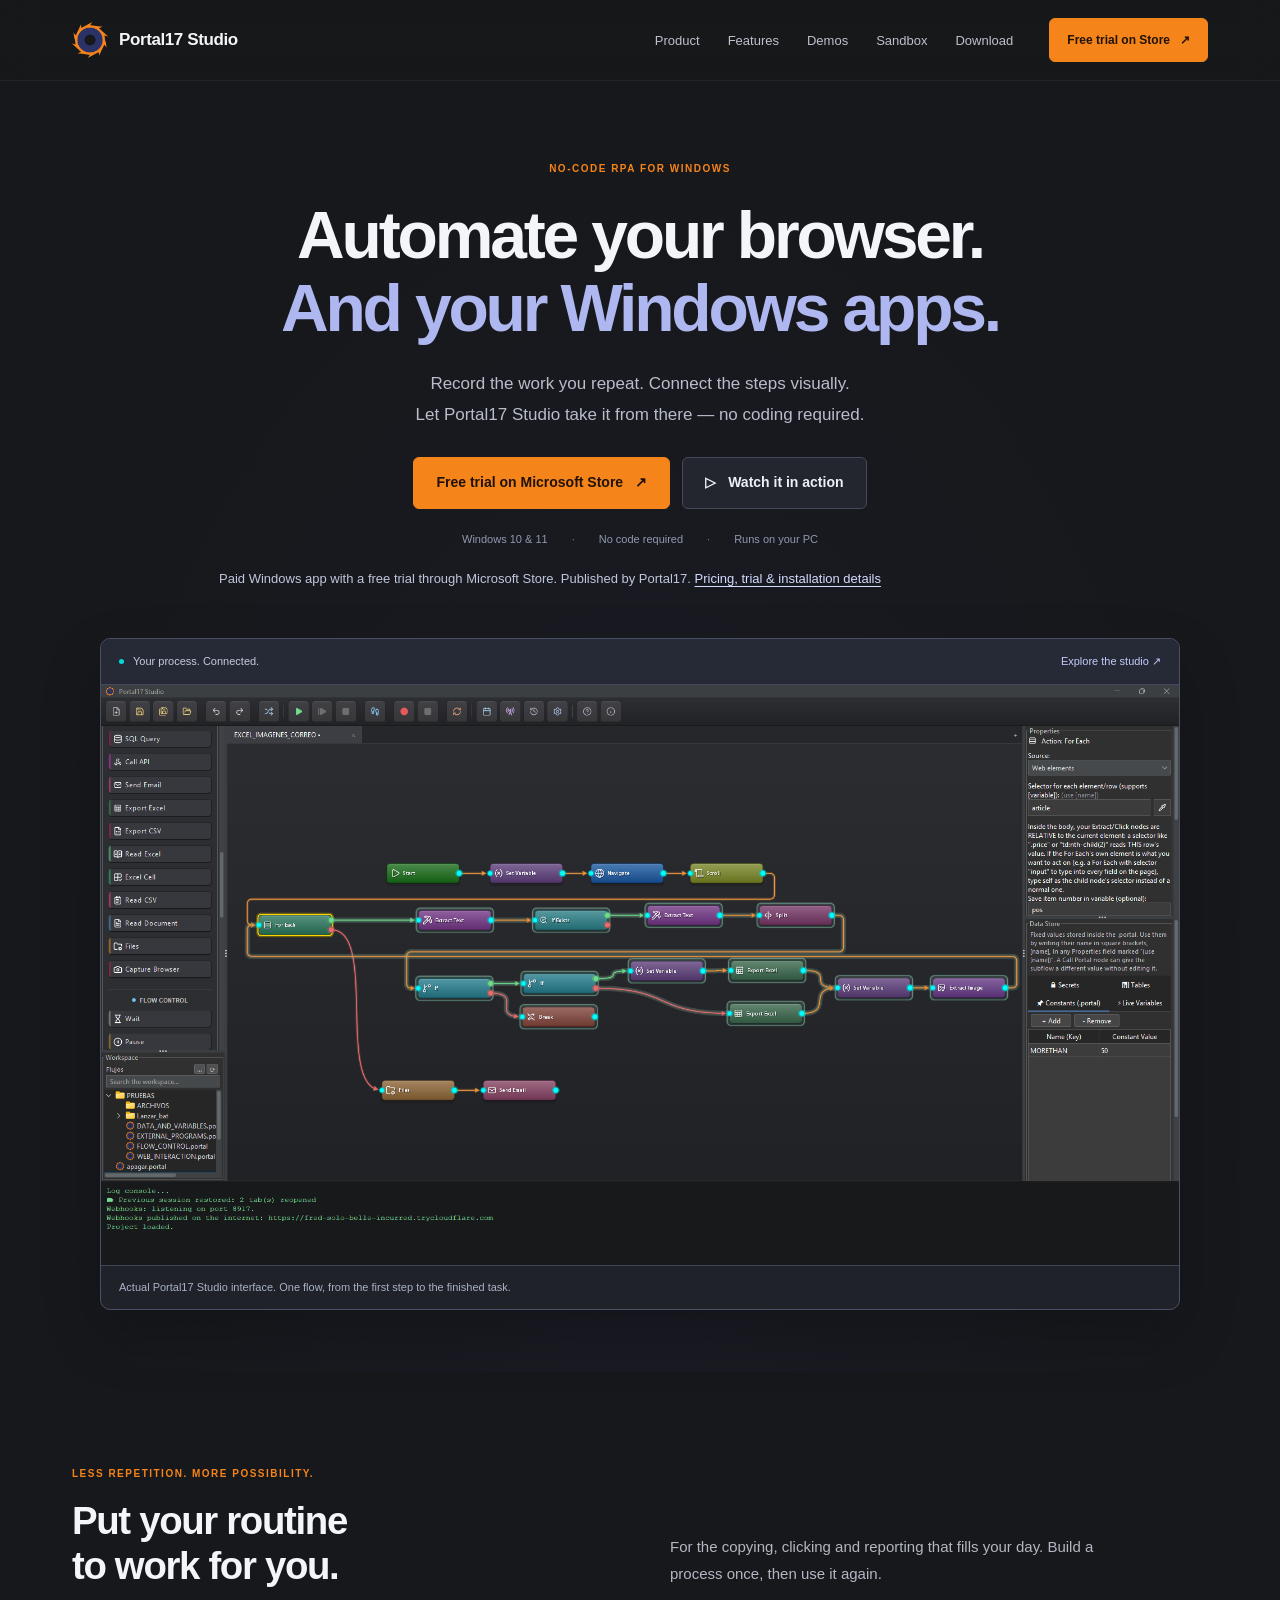
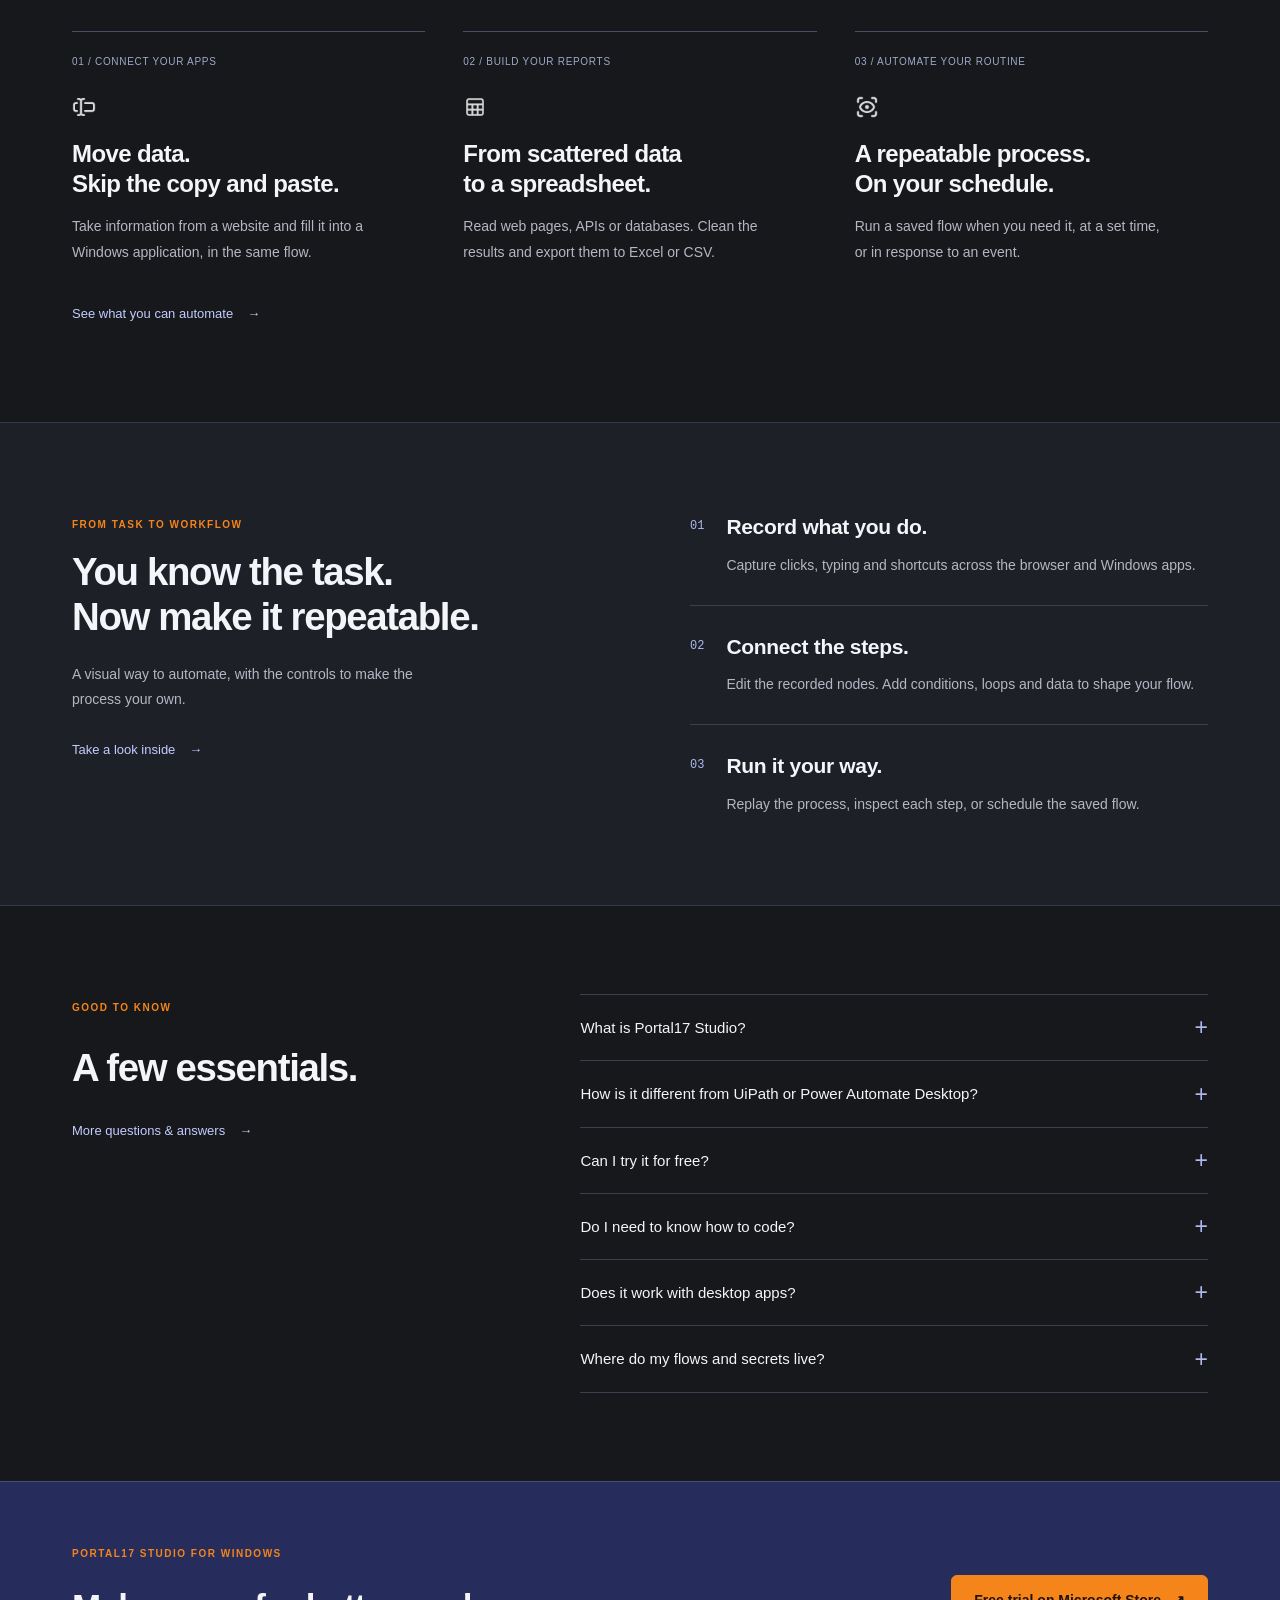
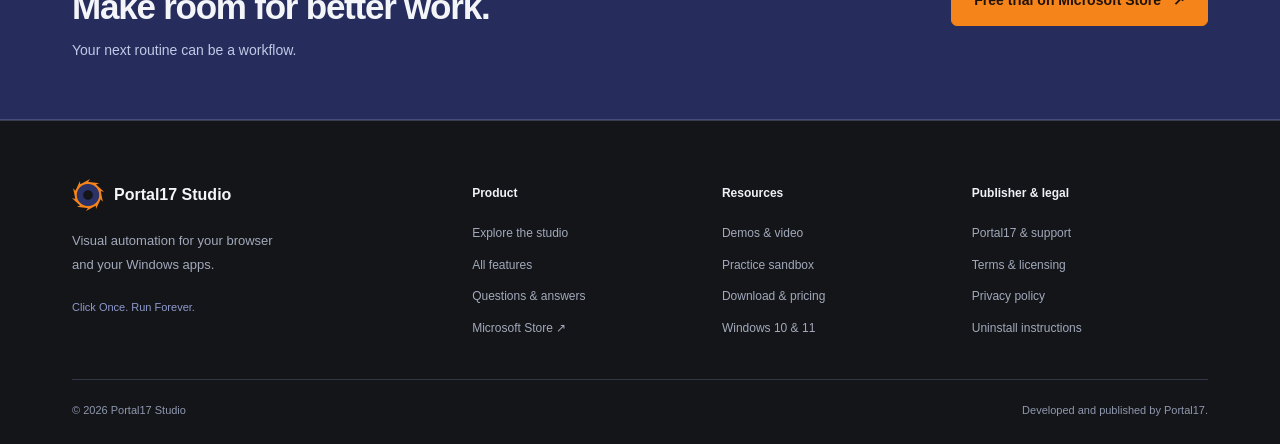
<file: index.html>
<!DOCTYPE html>
<html lang="en">
<head>
<meta charset="UTF-8">
<meta name="viewport" content="width=device-width, initial-scale=1.0">
<title>Portal17 Studio — No-Code RPA &amp; Automation Software for Windows</title>
<meta name="description" content="No-code RPA for Windows. Automate repetitive tasks in your browser and desktop apps: fill web forms from Excel, read emails and PDFs, schedule it. Free trial.">
<meta name="robots" content="index, follow">
<meta name="theme-color" content="#17181b">
<link rel="canonical" href="https://portal17studio.com/">
<meta property="og:type" content="website">
<meta property="og:site_name" content="Portal17 Studio">
<meta property="og:url" content="https://portal17studio.com/">
<meta property="og:title" content="Portal17 Studio — No-Code RPA &amp; Automation Software for Windows">
<meta property="og:description" content="No-code RPA for Windows. Automate repetitive tasks in your browser and desktop apps: fill web forms from Excel, read emails and PDFs, schedule it. Free trial.">
<meta property="og:image" content="https://portal17studio.com/assets/studio-workflow.png">
<meta name="twitter:card" content="summary_large_image">
<meta name="twitter:title" content="Portal17 Studio — No-Code RPA &amp; Automation Software for Windows">
<meta name="twitter:description" content="No-code RPA for Windows. Automate repetitive tasks in your browser and desktop apps: fill web forms from Excel, read emails and PDFs, schedule it. Free trial.">
<meta name="twitter:image" content="https://portal17studio.com/assets/studio-workflow.png">
<link rel="icon" href="favicon.ico">
<link rel="stylesheet" href="css/style.css">

<link rel="stylesheet" href="css/refresh.css">
<link rel="stylesheet" href="css/site.css">
<script type="application/ld+json">
{
  "@context": "https://schema.org",
  "@graph": [
    {
      "@type": "SoftwareApplication",
      "@id": "https://portal17studio.com/#app",
      "name": "Portal17 Studio",
      "url": "https://portal17studio.com/",
      "image": "https://portal17studio.com/assets/studio-workflow.png",
      "screenshot": "https://portal17studio.com/assets/studio-workflow.png",
      "logo": "https://portal17studio.com/assets/icon.png",
      "description": "No-code RPA (robotic process automation) software for Windows. Record what you do in the browser and in any Windows program, or build flows by dragging nodes: fill web forms from Excel, copy data between websites and desktop apps, scrape web tables to Excel, read emails and PDF invoices, and run it all on a schedule.",
      "publisher": { "@type": "Organization", "name": "Portal17", "url": "https://portal17studio.com/support" },
      "applicationCategory": "BusinessApplication",
      "applicationSubCategory": "Robotic process automation",
      "operatingSystem": "Windows 10, Windows 11",
      "downloadUrl": "https://apps.microsoft.com/detail/9mx9pn25fsgb",
      "installUrl": "https://apps.microsoft.com/detail/9mx9pn25fsgb",
      "inLanguage": [
        "en",
        "es",
        "fr",
        "de",
        "it",
        "pt",
        "ru",
        "zh",
        "ja"
      ],
      "featureList": [
        "Browser automation (Edge, Chrome)",
        "Windows desktop app automation",
        "Task recorder",
        "Visual drag-and-drop flow editor",
        "Excel and CSV read and write",
        "Read emails from Outlook or IMAP",
        "Extract text from PDF, Word and scanned documents (OCR)",
        "Database queries and REST APIs",
        "Scheduler and triggers",
        "Encrypted secrets"
      ],
      "softwareHelp": {
        "@type": "CreativeWork",
        "url": "https://portal17studio.com/sandbox"
      }
    },
    {
      "@type": "WebSite",
      "@id": "https://portal17studio.com/#website",
      "url": "https://portal17studio.com/",
      "name": "Portal17 Studio",
      "inLanguage": "en"
    },
    {
      "@type": "FAQPage",
      "mainEntity": [
        {
          "@type": "Question",
          "name": "What is Portal17 Studio?",
          "acceptedAnswer": {
            "@type": "Answer",
            "text": "Portal17 Studio is no-code RPA (robotic process automation) software for Windows. It automates repetitive tasks in web browsers and desktop applications: filling in web forms from Excel, copying data between websites and Windows programs, collecting web tables into a spreadsheet, reading emails and PDF invoices, and sending reports on a schedule."
          }
        },
        {
          "@type": "Question",
          "name": "How is it different from UiPath or Power Automate Desktop?",
          "acceptedAnswer": {
            "@type": "Answer",
            "text": "Like them, it records and replays work in the browser and in Windows apps. Portal17 Studio is made for individuals and small teams: you install it from the Microsoft Store, your flows run on your own PC, and there is no server or orchestrator to set up."
          }
        },
        {
          "@type": "Question",
          "name": "Can I try it for free?",
          "acceptedAnswer": {
            "@type": "Answer",
            "text": "Yes. Portal17 Studio is a paid Windows application with a free trial through Microsoft Store. Review the current price and trial conditions in the Store before installing or buying."
          }
        }
      ]
    }
  ]
}
</script>
</head>
<body class="site-v2 landing-page">
<a class="skip-link" href="#main">Skip to content</a>
<header class="site-nav">
  <div class="container nav-inner">
    <a href="index" class="brand" aria-label="Portal17 Studio home"><img src="assets/icon.png" alt="" width="36" height="36"><span>Portal17 Studio</span></a>
    <nav class="desktop-nav" aria-label="Main navigation"><ul class="nav-links"><li><a href="studio">Product</a></li><li><a href="features">Features</a></li><li><a href="demos">Demos</a></li><li><a href="sandbox">Sandbox</a></li><li><a href="download">Download</a></li></ul></nav>
    <div class="nav-cta"><a href="https://apps.microsoft.com/detail/9mx9pn25fsgb" class="btn btn-primary nav-download" target="_blank" rel="noopener">Free trial on Store <span aria-hidden="true">↗</span></a><button class="nav-toggle" id="navToggle" type="button" aria-label="Toggle menu" aria-controls="mobileMenu" aria-expanded="false"><span aria-hidden="true">☰</span></button></div>
  </div>
  <nav class="mobile-menu" id="mobileMenu" aria-label="Mobile navigation"><a href="studio">Product</a><a href="features">Features</a><a href="demos">Demos</a><a href="sandbox">Sandbox</a><a href="download">Download &amp; pricing</a><a href="https://apps.microsoft.com/detail/9mx9pn25fsgb" class="mobile-download" target="_blank" rel="noopener">Free trial on Microsoft Store ↗</a></nav>
</header>
<main id="main">
  <section class="landing-hero">
    <div class="container">
      <div class="landing-hero-copy"><span class="eyebrow">NO-CODE RPA FOR WINDOWS</span><h1>Automate your browser.<br><span>And your Windows apps.</span></h1><p>Record the work you repeat. Connect the steps visually.<br class="desktop-break"> Let Portal17 Studio take it from there — no coding required.</p><div class="hero-actions"><a class="btn btn-primary btn-lg" href="https://apps.microsoft.com/detail/9mx9pn25fsgb" target="_blank" rel="noopener">Free trial on Microsoft Store <span aria-hidden="true">↗</span></a><a class="btn btn-ghost btn-lg" href="demos#recording"><span aria-hidden="true">▷</span> Watch it in action</a></div><div class="hero-assurance"><span>Windows 10 &amp; 11</span><span>No code required</span><span>Runs on your PC</span></div><p class="purchase-disclosure">Paid Windows app with a free trial through Microsoft Store. Published by Portal17. <a href="download">Pricing, trial &amp; installation details</a></p></div>
      <figure class="landing-product"><div class="product-image-bar"><span><i class="tiny-dot"></i> Your process. Connected.</span><a href="studio">Explore the studio <span aria-hidden="true">↗</span></a></div><a class="product-image-link" href="assets/studio-workflow.png" target="_blank" rel="noopener" aria-label="Open the full Portal17 Studio screenshot"><img src="assets/studio-workflow.png" width="1920" height="1032" alt="Portal17 Studio: connected nodes extract web data, branch on conditions, export to Excel and send an email." fetchpriority="high"></a><figcaption>Actual Portal17 Studio interface. One flow, from the first step to the finished task.</figcaption></figure>
    </div>
  </section>
  <section class="landing-outcomes" id="use-cases"><div class="container"><div class="section-lead"><div><span class="eyebrow">LESS REPETITION. MORE POSSIBILITY.</span><h2>Put your routine<br>to work for you.</h2></div><p>For the copying, clicking and reporting that fills your day. Build a process once, then use it again.</p></div><div class="outcome-grid">
    <article><span class="outcome-number">01 / CONNECT YOUR APPS</span><img src="assets/icons/app_type.png" width="24" height="24" alt=""><h3>Move data.<br> Skip the copy and paste.</h3><p>Take information from a website and fill it into a Windows application, in the same flow.</p></article>
    <article><span class="outcome-number">02 / BUILD YOUR REPORTS</span><img src="assets/icons/export_excel.png" width="24" height="24" alt=""><h3>From scattered data<br> to a spreadsheet.</h3><p>Read web pages, APIs or databases. Clean the results and export them to Excel or CSV.</p></article>
    <article><span class="outcome-number">03 / AUTOMATE YOUR ROUTINE</span><img src="assets/icons/wait_element.png" width="24" height="24" alt=""><h3>A repeatable process.<br> On your schedule.</h3><p>Run a saved flow when you need it, at a set time, or in response to an event.</p></article>
  </div><a class="text-link" href="features">See what you can automate <span aria-hidden="true">→</span></a></div></section>
  <section class="landing-process"><div class="container"><div class="process-intro"><span class="eyebrow">FROM TASK TO WORKFLOW</span><h2>You know the task.<br>Now make it repeatable.</h2><p>A visual way to automate, with the controls to make the process your own.</p><a class="text-link" href="studio">Take a look inside <span aria-hidden="true">→</span></a></div><ol class="process-list"><li><span>01</span><div><h3>Record what you do.</h3><p>Capture clicks, typing and shortcuts across the browser and Windows apps.</p></div></li><li><span>02</span><div><h3>Connect the steps.</h3><p>Edit the recorded nodes. Add conditions, loops and data to shape your flow.</p></div></li><li><span>03</span><div><h3>Run it your way.</h3><p>Replay the process, inspect each step, or schedule the saved flow.</p></div></li></ol></div></section>
  <section class="landing-questions"><div class="container"><div><span class="eyebrow">GOOD TO KNOW</span><h2>A few essentials.</h2><a class="text-link" href="features#faq">More questions &amp; answers <span aria-hidden="true">→</span></a></div><div class="essential-faq"><details><summary>What is Portal17 Studio?<span aria-hidden="true">+</span></summary><p>Portal17 Studio is no-code RPA (robotic process automation) software for Windows. It automates repetitive tasks in web browsers and desktop applications: filling in web forms from Excel, copying data between websites and Windows programs, collecting web tables into a spreadsheet, reading emails and PDF invoices, and sending reports on a schedule.</p></details><details><summary>How is it different from UiPath or Power Automate Desktop?<span aria-hidden="true">+</span></summary><p>Like them, it records and replays work in the browser and in Windows apps. Portal17 Studio is made for individuals and small teams: you install it from the Microsoft Store, your flows run on your own PC, and there is no server or orchestrator to set up.</p></details><details><summary>Can I try it for free?<span aria-hidden="true">+</span></summary><p>Yes. Portal17 Studio is a paid Windows application with a free trial through Microsoft Store. Review the current price and trial conditions in the Store before installing or buying.</p></details><details><summary>Do I need to know how to code?<span aria-hidden="true">+</span></summary><p>No. Record yourself doing a task or build a flow by dragging actions onto the canvas and connecting them.</p></details><details><summary>Does it work with desktop apps?<span aria-hidden="true">+</span></summary><p>Yes. Automate browser pages and Windows applications in the same flow, including typing, clicks, shortcuts and reading controls.</p></details><details><summary>Where do my flows and secrets live?<span aria-hidden="true">+</span></summary><p>Your flows and encrypted secrets stay on your computer. The process can connect to the websites and services you choose.</p></details></div></div></section>
  <section class="closing-cta"><div class="container"><div><span class="eyebrow">PORTAL17 STUDIO FOR WINDOWS</span><h2>Make room for better work.</h2><p>Your next routine can be a workflow.</p></div><a class="btn btn-primary btn-lg" href="https://apps.microsoft.com/detail/9mx9pn25fsgb" target="_blank" rel="noopener">Free trial on Microsoft Store <span aria-hidden="true">↗</span></a></div></section>
</main>
<footer class="site-footer">
  <div class="container"><div class="footer-grid">
    <div class="footer-identity"><a class="footer-brand" href="index"><img src="assets/icon.png" width="32" height="32" alt=""><span>Portal17 Studio</span></a><p>Visual automation for your browser<br>and your Windows apps.</p><span class="footer-tagline">Click Once. Run Forever.</span></div>
    <div class="footer-column"><h3>Product</h3><a href="studio">Explore the studio</a><a href="features">All features</a><a href="features#faq">Questions &amp; answers</a><a href="https://apps.microsoft.com/detail/9mx9pn25fsgb" target="_blank" rel="noopener">Microsoft Store ↗</a></div>
    <div class="footer-column"><h3>Resources</h3><a href="demos">Demos &amp; video</a><a href="sandbox">Practice sandbox</a><a href="download">Download &amp; pricing</a><span>Windows 10 &amp; 11</span></div><div class="footer-column"><h3>Publisher &amp; legal</h3><a href="support">Portal17 &amp; support</a><a href="terms">Terms &amp; licensing</a><a href="privacy">Privacy policy</a><a href="download#uninstall">Uninstall instructions</a></div>
  </div><div class="footer-bottom"><span>© <span id="year">2026</span> Portal17 Studio</span><span>Developed and published by Portal17.</span></div></div>
</footer>
<script src="js/main.js"></script>
<script src="js/site.js"></script>
</body>
</html>
</file>
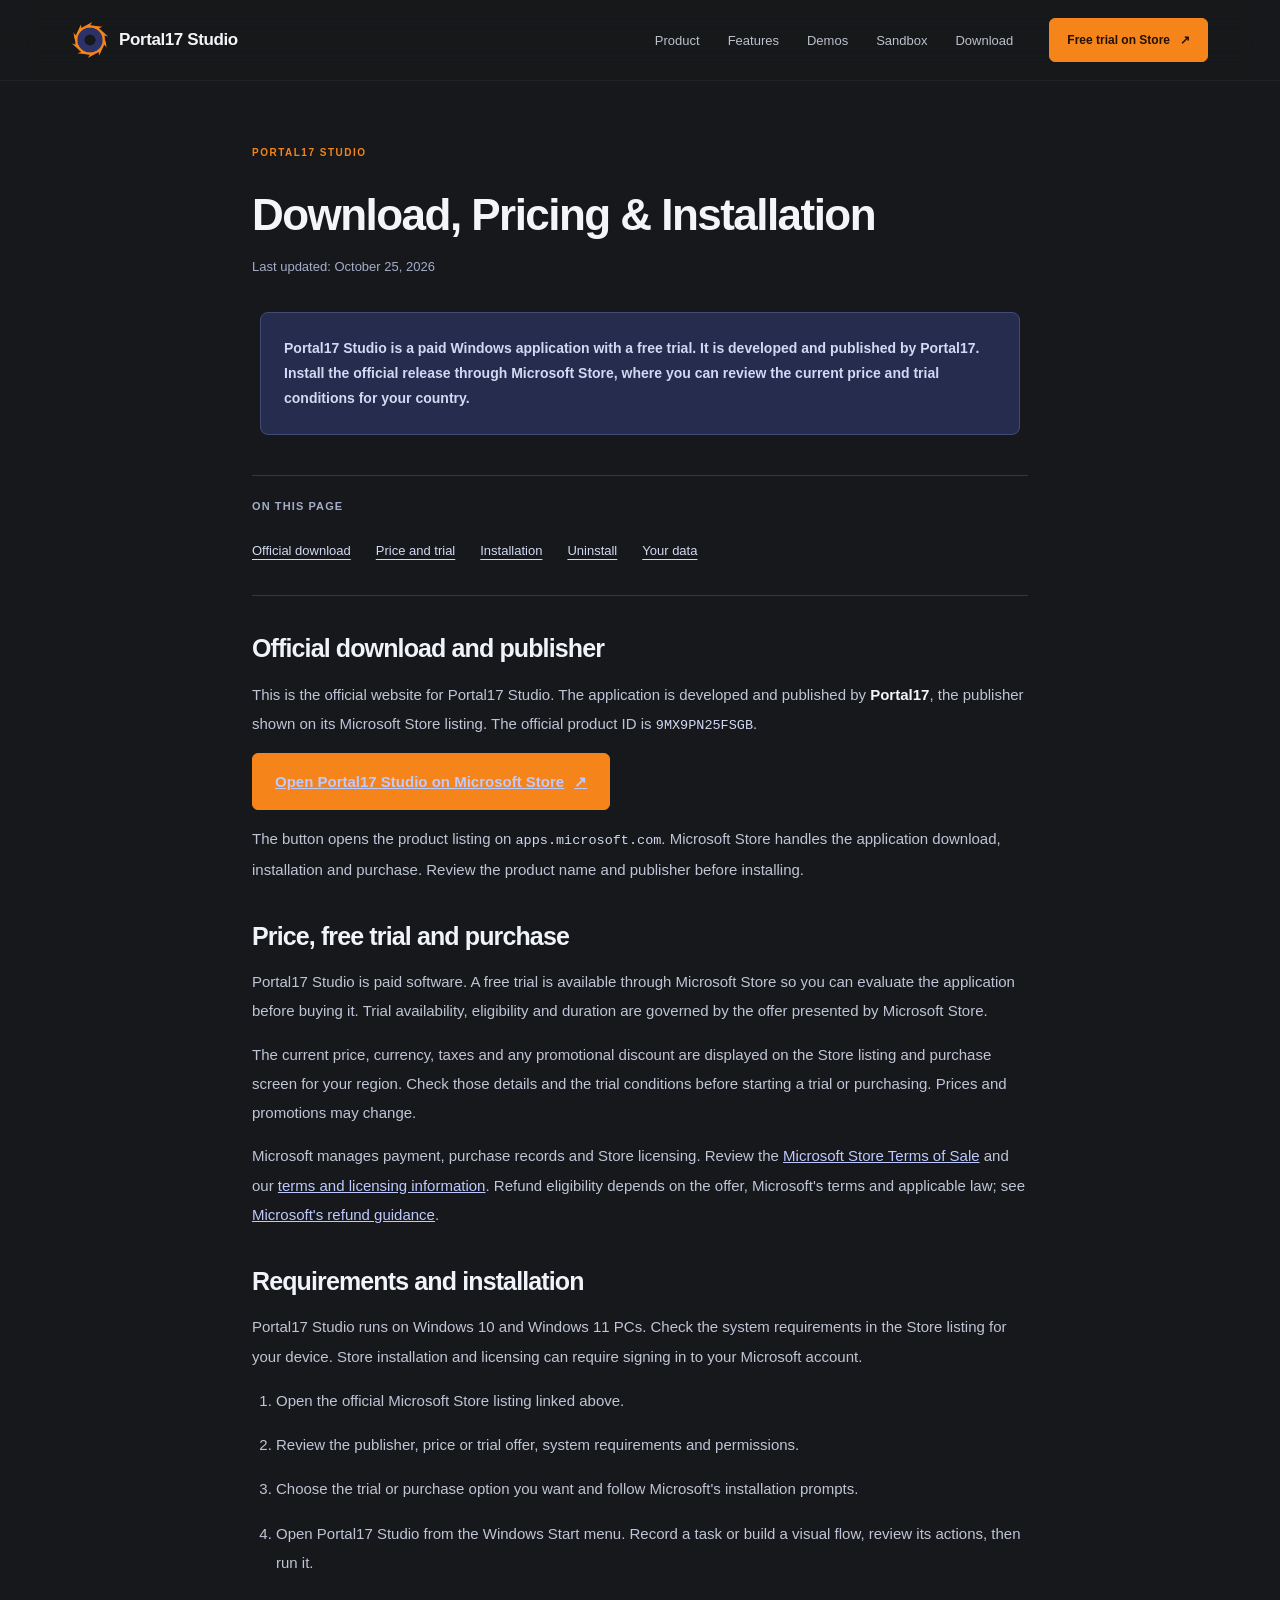
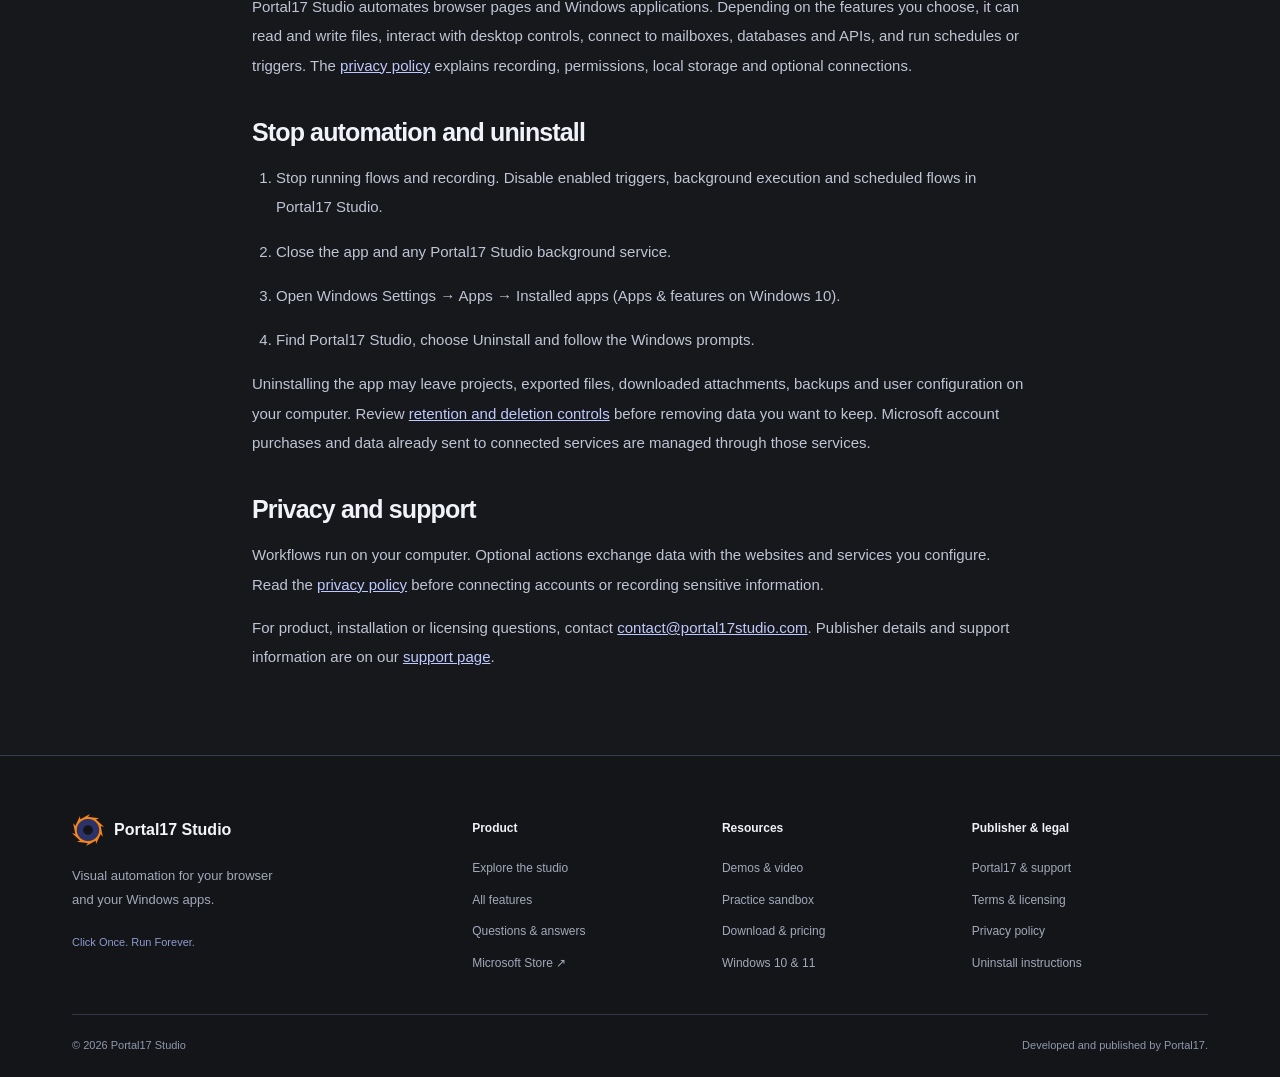
<file: download.html>
<!DOCTYPE html>
<html lang="en">
<head>
<meta charset="UTF-8">
<meta name="viewport" content="width=device-width, initial-scale=1.0">
<title>Download, Pricing &amp; Installation — Portal17 Studio</title>
<meta name="description" content="Official Portal17 Studio download from Microsoft Store, paid app and free-trial information, Windows requirements, installation and uninstall instructions.">
<meta name="robots" content="index, follow">
<meta name="theme-color" content="#17181b">
<link rel="canonical" href="https://portal17studio.com/download">
<meta property="og:type" content="website">
<meta property="og:site_name" content="Portal17 Studio">
<meta property="og:url" content="https://portal17studio.com/download">
<meta property="og:title" content="Download, Pricing &amp; Installation — Portal17 Studio">
<meta property="og:description" content="Official Portal17 Studio download from Microsoft Store, paid app and free-trial information, Windows requirements, installation and uninstall instructions.">
<meta property="og:image" content="https://portal17studio.com/assets/icon.png">
<link rel="icon" href="favicon.ico">
<link rel="stylesheet" href="css/style.css">
<link rel="stylesheet" href="css/refresh.css">
<link rel="stylesheet" href="css/site.css">
</head>
<body class="site-v2 privacy-page">
<a class="skip-link" href="#main">Skip to content</a>
<header class="site-nav">
  <div class="container nav-inner">
    <a href="index" class="brand" aria-label="Portal17 Studio home"><img src="assets/icon.png" alt="" width="36" height="36"><span>Portal17 Studio</span></a>
    <nav class="desktop-nav" aria-label="Main navigation"><ul class="nav-links"><li><a href="studio">Product</a></li><li><a href="features">Features</a></li><li><a href="demos">Demos</a></li><li><a href="sandbox">Sandbox</a></li><li><a href="download">Download</a></li></ul></nav>
    <div class="nav-cta"><a href="https://apps.microsoft.com/detail/9mx9pn25fsgb" class="btn btn-primary nav-download" target="_blank" rel="noopener">Free trial on Store <span aria-hidden="true">↗</span></a><button class="nav-toggle" id="navToggle" type="button" aria-label="Toggle menu" aria-controls="mobileMenu" aria-expanded="false"><span aria-hidden="true">☰</span></button></div>
  </div>
  <nav class="mobile-menu" id="mobileMenu" aria-label="Mobile navigation"><a href="studio">Product</a><a href="features">Features</a><a href="demos">Demos</a><a href="sandbox">Sandbox</a><a href="download" aria-current="page">Download &amp; pricing</a><a href="https://apps.microsoft.com/detail/9mx9pn25fsgb" class="mobile-download" target="_blank" rel="noopener">Free trial on Microsoft Store ↗</a></nav>
</header>
<main id="main">
<div class="page-header"><div class="container"><span class="eyebrow">Portal17 Studio</span><h1>Download, Pricing &amp; Installation</h1><p class="subtitle">Last updated: <time datetime="2026-10-25">October 25, 2026</time></p></div></div>
<section class="tight"><div class="container">
<div class="summary-card"><p><strong>Portal17 Studio is a paid Windows application with a free trial.</strong> It is developed and published by <strong>Portal17</strong>. Install the official release through Microsoft Store, where you can review the current price and trial conditions for your country.</p></div>
<nav class="privacy-contents" aria-label="Download page sections"><span>On this page</span><ul><li><a href="#official-download">Official download</a></li><li><a href="#pricing">Price and trial</a></li><li><a href="#installation">Installation</a></li><li><a href="#uninstall">Uninstall</a></li><li><a href="#data">Your data</a></li></ul></nav>
<div class="prose">
<h2 id="official-download">Official download and publisher</h2>
<p>This is the official website for Portal17 Studio. The application is developed and published by <strong>Portal17</strong>, the publisher shown on its Microsoft Store listing. The official product ID is <code>9MX9PN25FSGB</code>.</p>
<p><a class="btn btn-primary" href="https://apps.microsoft.com/detail/9mx9pn25fsgb" target="_blank" rel="noopener">Open Portal17 Studio on Microsoft Store <span aria-hidden="true">↗</span></a></p>
<p>The button opens the product listing on <code>apps.microsoft.com</code>. Microsoft Store handles the application download, installation and purchase. Review the product name and publisher before installing.</p>
<h2 id="pricing">Price, free trial and purchase</h2>
<p>Portal17 Studio is paid software. A free trial is available through Microsoft Store so you can evaluate the application before buying it. Trial availability, eligibility and duration are governed by the offer presented by Microsoft Store.</p>
<p>The current price, currency, taxes and any promotional discount are displayed on the Store listing and purchase screen for your region. Check those details and the trial conditions before starting a trial or purchasing. Prices and promotions may change.</p>
<p>Microsoft manages payment, purchase records and Store licensing. Review the <a href="https://www.microsoft.com/en-us/store/b/terms-of-sale?rtc=1" target="_blank" rel="noopener">Microsoft Store Terms of Sale</a> and our <a href="terms">terms and licensing information</a>. Refund eligibility depends on the offer, Microsoft's terms and applicable law; see <a href="https://support.microsoft.com/en-us/accounts-billing/subscriptions/get-a-refund-for-apps-and-games-purchased-from-microsoft-store" target="_blank" rel="noopener">Microsoft's refund guidance</a>.</p>
<h2 id="installation">Requirements and installation</h2>
<p>Portal17 Studio runs on Windows 10 and Windows 11 PCs. Check the system requirements in the Store listing for your device. Store installation and licensing can require signing in to your Microsoft account.</p>
<ol><li>Open the official Microsoft Store listing linked above.</li><li>Review the publisher, price or trial offer, system requirements and permissions.</li><li>Choose the trial or purchase option you want and follow Microsoft's installation prompts.</li><li>Open Portal17 Studio from the Windows Start menu. Record a task or build a visual flow, review its actions, then run it.</li></ol>
<p>Portal17 Studio automates browser pages and Windows applications. Depending on the features you choose, it can read and write files, interact with desktop controls, connect to mailboxes, databases and APIs, and run schedules or triggers. The <a href="privacy">privacy policy</a> explains recording, permissions, local storage and optional connections.</p>
<h2 id="uninstall">Stop automation and uninstall</h2>
<ol><li>Stop running flows and recording. Disable enabled triggers, background execution and scheduled flows in Portal17 Studio.</li><li>Close the app and any Portal17 Studio background service.</li><li>Open Windows Settings → Apps → Installed apps (Apps &amp; features on Windows 10).</li><li>Find Portal17 Studio, choose Uninstall and follow the Windows prompts.</li></ol>
<p>Uninstalling the app may leave projects, exported files, downloaded attachments, backups and user configuration on your computer. Review <a href="privacy#your-control">retention and deletion controls</a> before removing data you want to keep. Microsoft account purchases and data already sent to connected services are managed through those services.</p>
<h2 id="data">Privacy and support</h2>
<p>Workflows run on your computer. Optional actions exchange data with the websites and services you configure. Read the <a href="privacy">privacy policy</a> before connecting accounts or recording sensitive information.</p>
<p>For product, installation or licensing questions, contact <a href="mailto:contact@portal17studio.com">contact@portal17studio.com</a>. Publisher details and support information are on our <a href="support">support page</a>.</p>
</div>
</div></section>
</main>
<footer class="site-footer">
  <div class="container"><div class="footer-grid">
    <div class="footer-identity"><a class="footer-brand" href="index"><img src="assets/icon.png" width="32" height="32" alt=""><span>Portal17 Studio</span></a><p>Visual automation for your browser<br>and your Windows apps.</p><span class="footer-tagline">Click Once. Run Forever.</span></div>
    <div class="footer-column"><h3>Product</h3><a href="studio">Explore the studio</a><a href="features">All features</a><a href="features#faq">Questions &amp; answers</a><a href="https://apps.microsoft.com/detail/9mx9pn25fsgb" target="_blank" rel="noopener">Microsoft Store ↗</a></div>
    <div class="footer-column"><h3>Resources</h3><a href="demos">Demos &amp; video</a><a href="sandbox">Practice sandbox</a><a href="download">Download &amp; pricing</a><span>Windows 10 &amp; 11</span></div><div class="footer-column"><h3>Publisher &amp; legal</h3><a href="support">Portal17 &amp; support</a><a href="terms">Terms &amp; licensing</a><a href="privacy">Privacy policy</a><a href="download#uninstall">Uninstall instructions</a></div>
  </div><div class="footer-bottom"><span>© <span id="year">2026</span> Portal17 Studio</span><span>Developed and published by Portal17.</span></div></div>
</footer>
<script src="js/main.js"></script>
</body>
</html>
</file>
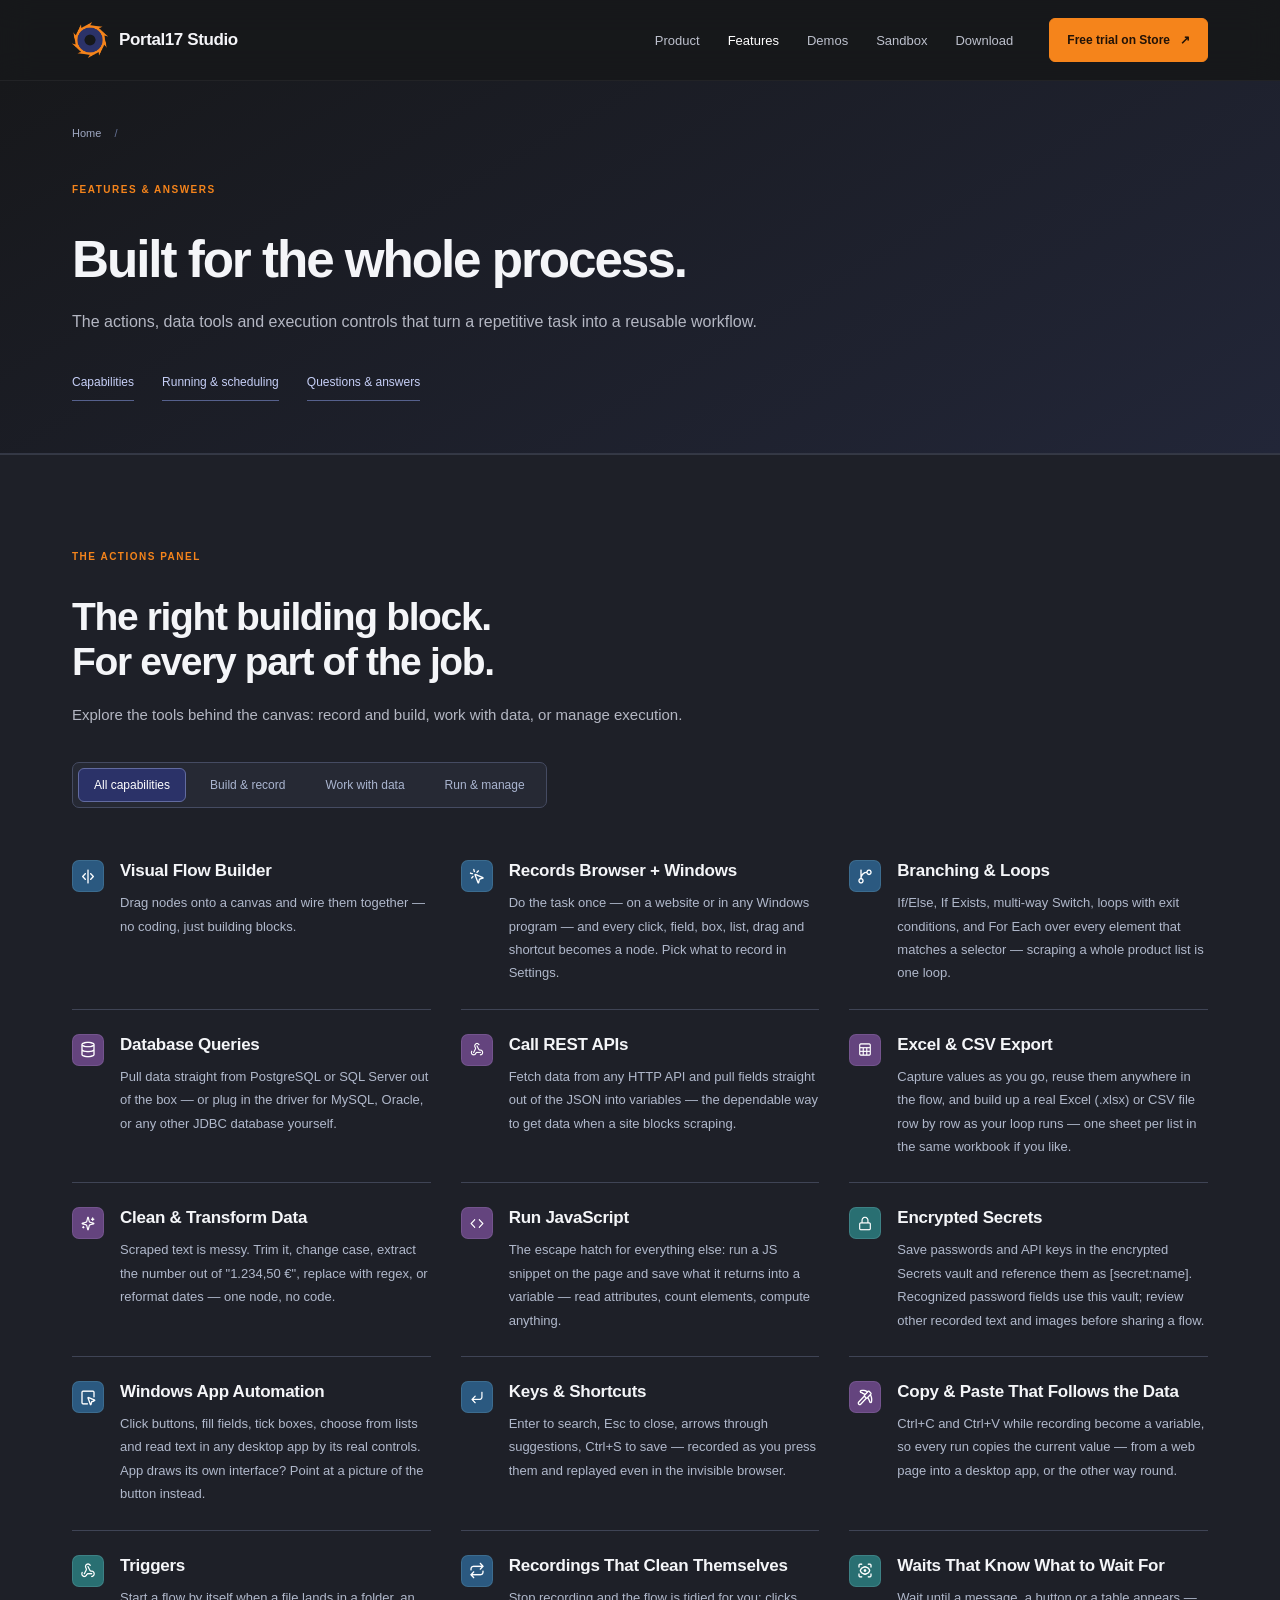
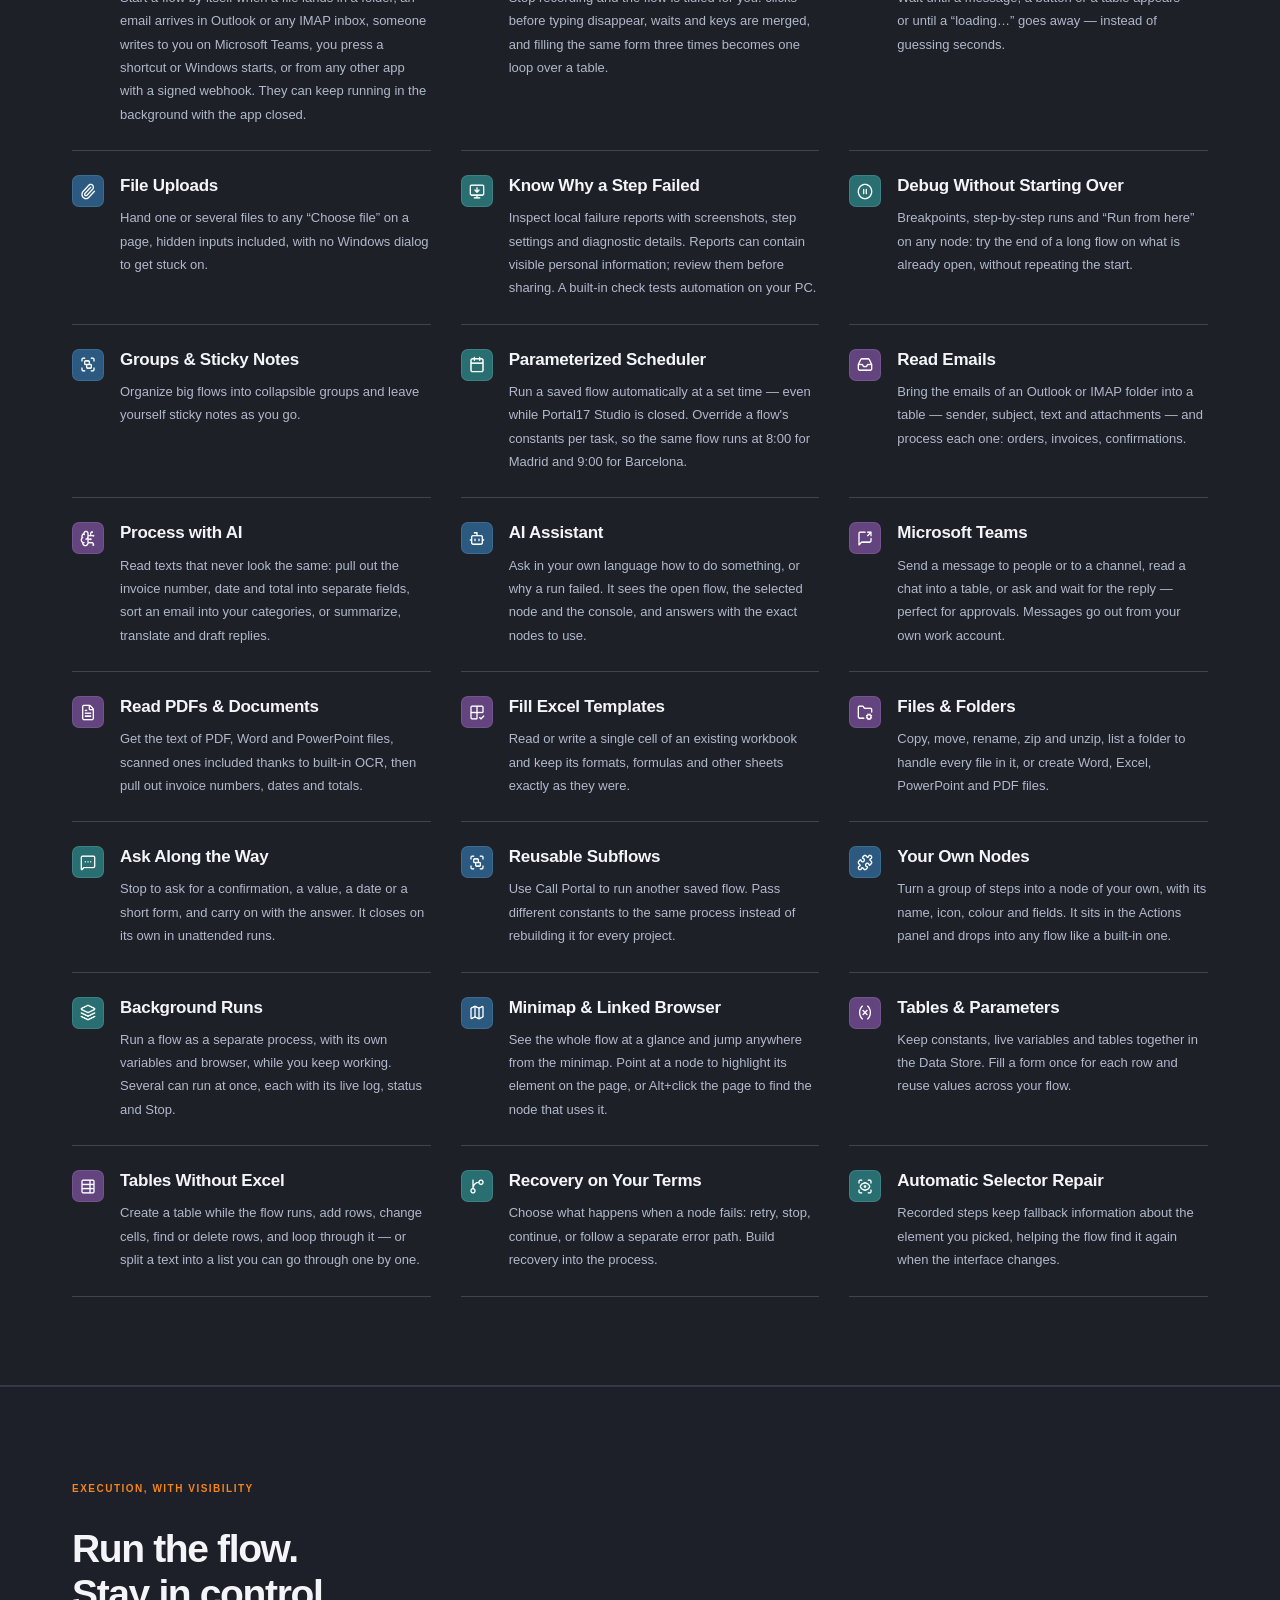
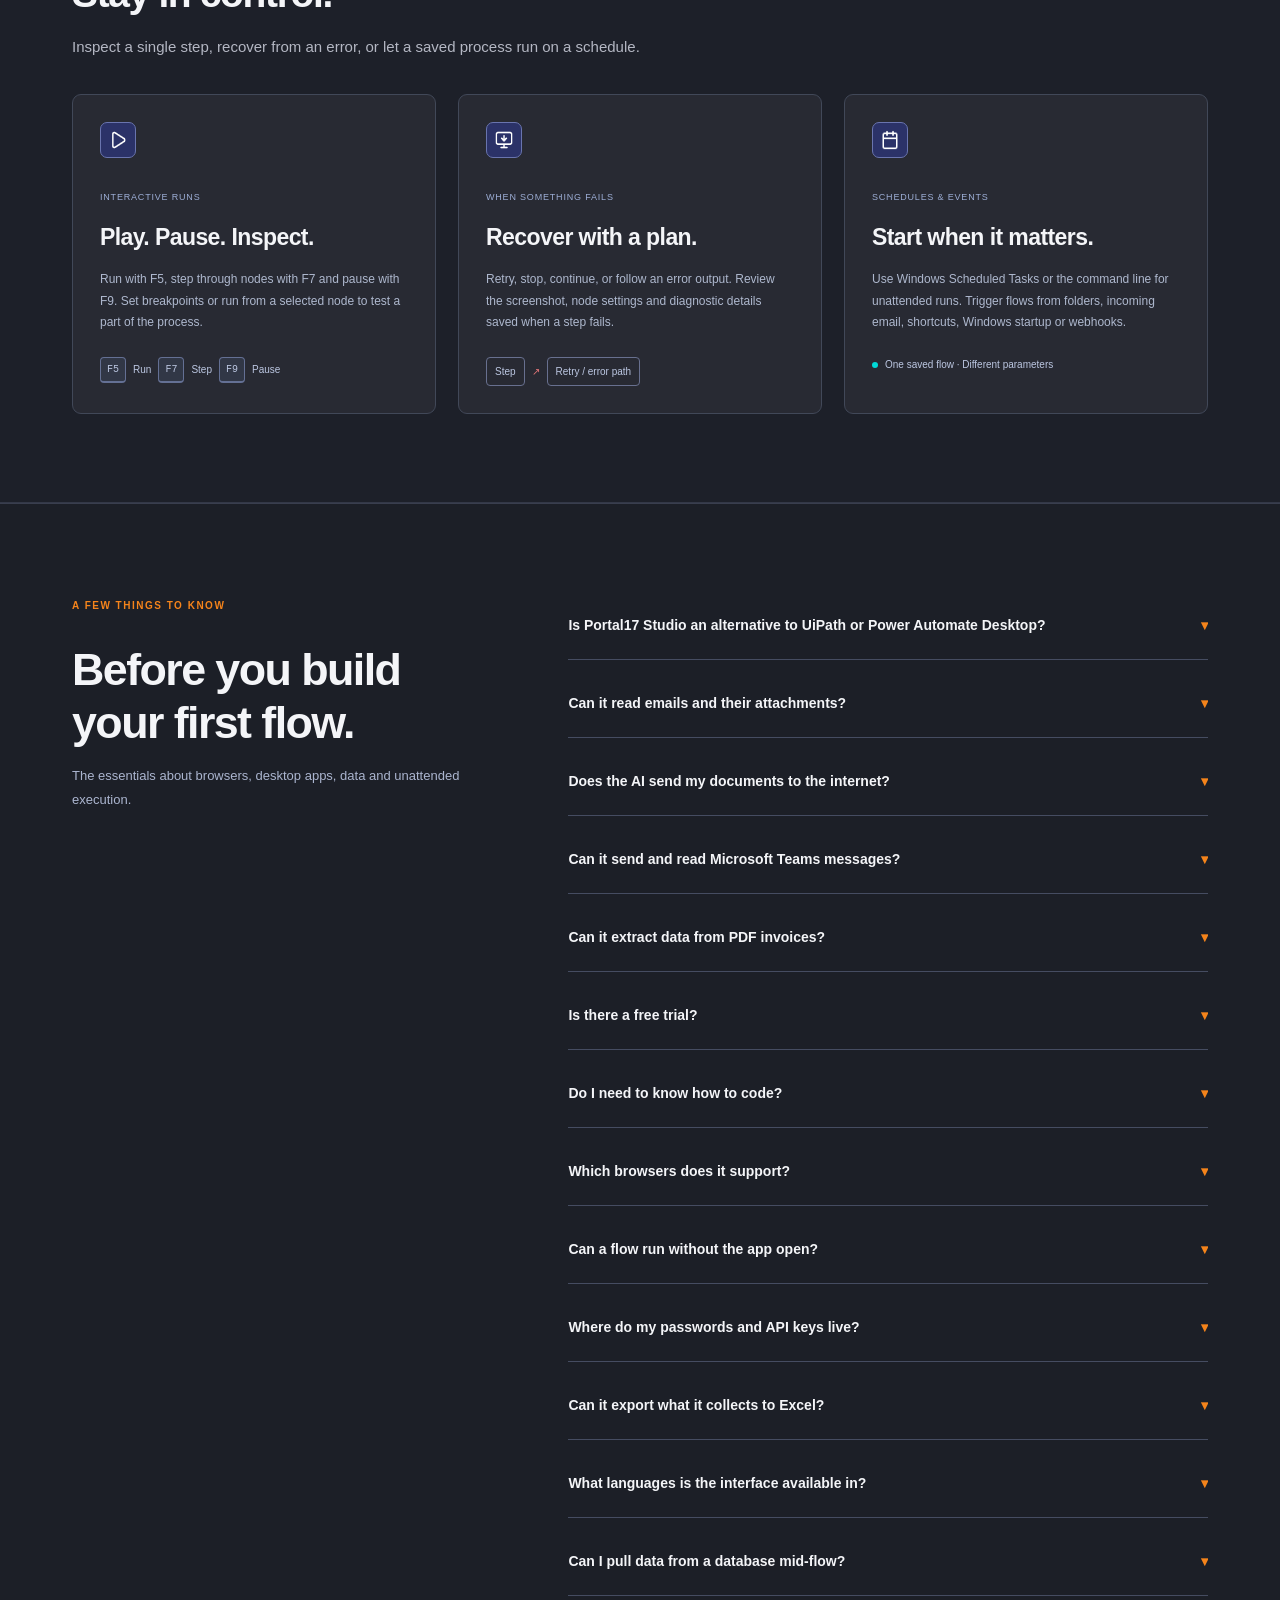
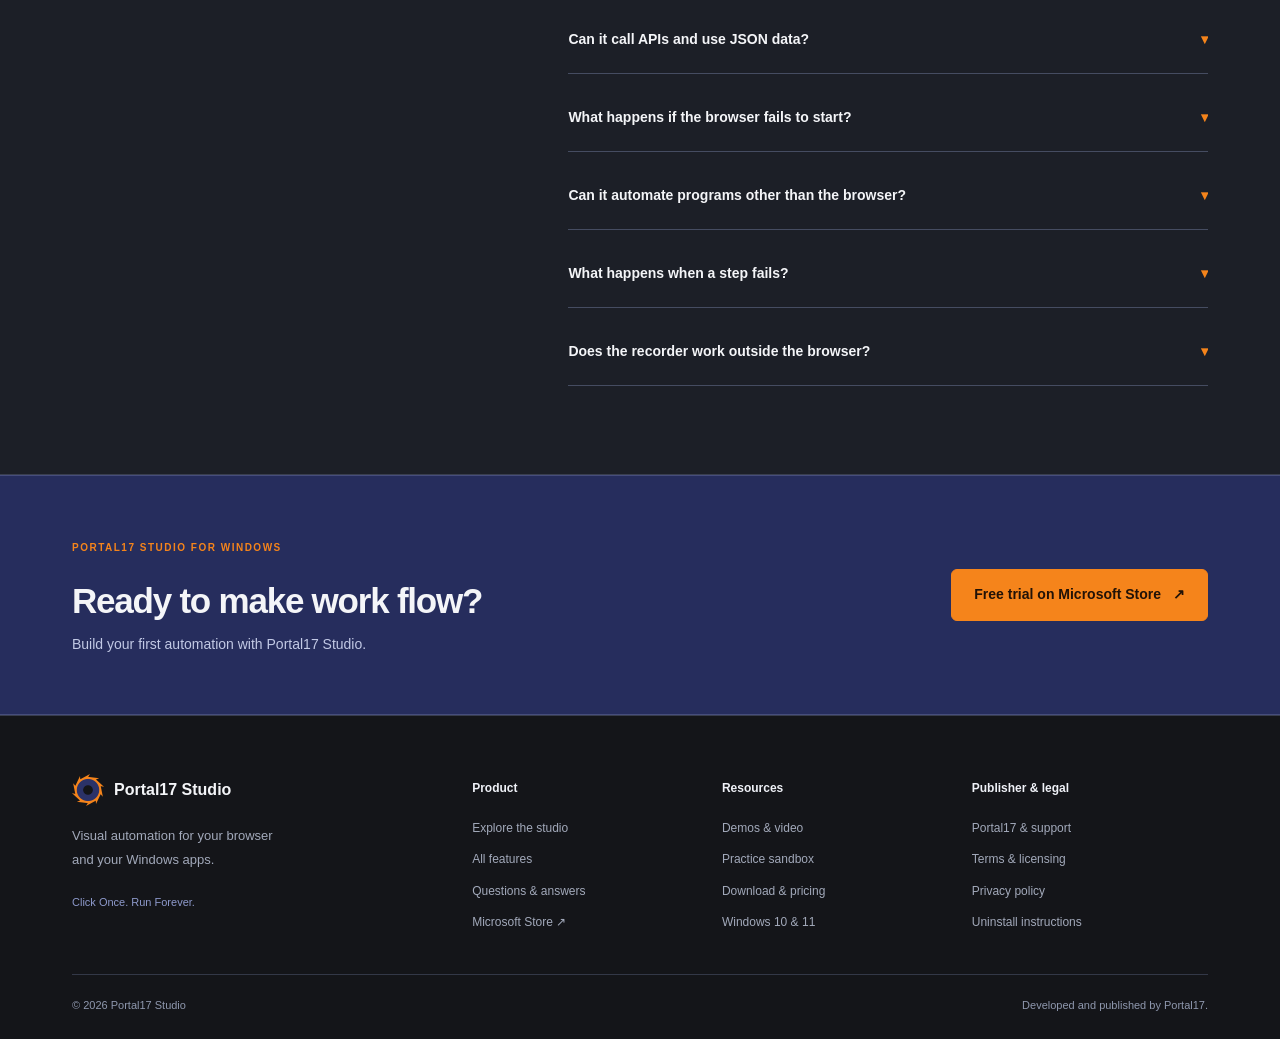
<file: features.html>
<!DOCTYPE html>
<html lang="en">
<head>
<meta charset="UTF-8">
<meta name="viewport" content="width=device-width, initial-scale=1.0">
<title>Automation Features: Web, Windows Apps, Excel, Email &amp; PDF — Portal17 Studio</title>
<meta name="description" content="What Portal17 Studio automates: browser and Windows apps, Excel and CSV, Outlook and IMAP emails, PDFs with OCR, files, APIs, databases and schedules.">
<meta name="robots" content="index, follow">
<meta name="theme-color" content="#17181b">
<link rel="canonical" href="https://portal17studio.com/features">
<meta property="og:type" content="website">
<meta property="og:site_name" content="Portal17 Studio">
<meta property="og:url" content="https://portal17studio.com/features">
<meta property="og:title" content="Automation Features: Web, Windows Apps, Excel, Email &amp; PDF — Portal17 Studio">
<meta property="og:description" content="What Portal17 Studio automates: browser and Windows apps, Excel and CSV, Outlook and IMAP emails, PDFs with OCR, files, APIs, databases and schedules.">
<meta property="og:image" content="https://portal17studio.com/assets/studio-workflow.png">
<meta name="twitter:card" content="summary_large_image">
<meta name="twitter:title" content="Automation Features: Web, Windows Apps, Excel, Email &amp; PDF — Portal17 Studio">
<meta name="twitter:description" content="What Portal17 Studio automates: browser and Windows apps, Excel and CSV, Outlook and IMAP emails, PDFs with OCR, files, APIs, databases and schedules.">
<meta name="twitter:image" content="https://portal17studio.com/assets/studio-workflow.png">
<link rel="icon" href="favicon.ico">
<link rel="stylesheet" href="css/style.css">

<link rel="stylesheet" href="css/refresh.css">
<link rel="stylesheet" href="css/site.css">
<script type="application/ld+json">
{
  "@context": "https://schema.org",
  "@type": "FAQPage",
  "mainEntity": [
    {
      "@type": "Question",
      "name": "Is Portal17 Studio an alternative to UiPath or Power Automate Desktop?",
      "acceptedAnswer": { "@type": "Answer", "text": "Yes, for people and small teams who want to automate their own work. It records and replays tasks in the browser and in Windows apps, like those tools, but installs from the Microsoft Store, runs your flows on your own PC and needs no server or orchestrator." }
    },
    {
      "@type": "Question",
      "name": "Can it read emails and their attachments?",
      "acceptedAnswer": { "@type": "Answer", "text": "Yes. The Read Emails node brings the emails of an Outlook or IMAP folder into a table, with sender, subject, text and saved attachments, so you can process each one in a loop. A trigger can also start a flow whenever a new email arrives." }
    },
    {
      "@type": "Question",
      "name": "Does the AI send my documents to the internet?",
      "acceptedAnswer": { "@type": "Answer", "text": "Not by default. The built-in AI engine runs entirely on your computer: after a one-time download, the texts you process and your questions to the Assistant never leave it. You can also use your own Ollama or LM Studio server on your network, or, if you prefer, a cloud provider such as Claude, ChatGPT, Gemini, Mistral or OpenRouter with your own API key." }
    },
    {
      "@type": "Question",
      "name": "Can it send and read Microsoft Teams messages?",
      "acceptedAnswer": { "@type": "Answer", "text": "Yes. With your Microsoft work account connected, flows can send Teams messages to people or to a channel, read a one-to-one chat into a table, and ask a question and wait for the reply. A trigger can start a flow when someone writes to you on Teams. Messages are sent on your behalf; your organization may need to approve the connection." }
    },
    {
      "@type": "Question",
      "name": "Can it extract data from PDF invoices?",
      "acceptedAnswer": { "@type": "Answer", "text": "Yes. Read Document gets the text of PDF, Word and PowerPoint files, including scanned PDFs through OCR. Then Transform pulls out what you need, such as the invoice number, date or total, and Excel Cell writes it into your spreadsheet." }
    },
    {
      "@type": "Question",
      "name": "Is there a free trial?",
      "acceptedAnswer": { "@type": "Answer", "text": "Yes. Portal17 Studio is a paid Windows application with a free trial through Microsoft Store. Review the current price and trial conditions in the Store before installing or buying." }
    },
    {
      "@type": "Question",
      "name": "Do I need to know how to code?",
      "acceptedAnswer": { "@type": "Answer", "text": "No. Flows are built by dragging nodes onto a canvas and connecting them, or by recording yourself performing the task once. No scripting required." }
    },
    {
      "@type": "Question",
      "name": "Which browsers does it support?",
      "acceptedAnswer": { "@type": "Answer", "text": "Microsoft Edge, Google Chrome, or the browser built into the app — pick your channel from Settings." }
    },
    {
      "@type": "Question",
      "name": "Can a flow run without the app open?",
      "acceptedAnswer": { "@type": "Answer", "text": "Yes. Use the built-in Scheduler to register a real Windows Scheduled Task, or trigger any saved flow from the command line in unattended mode — no window needed. Each scheduled task can even override the flow's constants, so one flow can run several times a day with different parameters." }
    },
    {
      "@type": "Question",
      "name": "Where do my passwords and API keys live?",
      "acceptedAnswer": { "@type": "Answer", "text": "Values saved in the Secrets vault are encrypted locally and referenced by name as [secret:name]. Other values, recorded text and images can remain in flow files. Review and redact a flow before sharing it. Configured connections can exchange data with the services you choose." }
    },
    {
      "@type": "Question",
      "name": "Can it export what it collects to Excel?",
      "acceptedAnswer": { "@type": "Answer", "text": "Yes. The Export Excel node writes a real .xlsx file (and Export CSV covers plain CSV). Put it inside a loop and it builds the spreadsheet up one row per pass — headers are written automatically, and the Transform node cleans messy scraped values (prices, dates, spaces) before they land in a cell." }
    },
    {
      "@type": "Question",
      "name": "What languages is the interface available in?",
      "acceptedAnswer": { "@type": "Answer", "text": "English, Spanish, French, German, Italian, Portuguese, Russian, Chinese, and Japanese — switch anytime from Settings." }
    },
    {
      "@type": "Question",
      "name": "Can I pull data from a database mid-flow?",
      "acceptedAnswer": { "@type": "Answer", "text": "Yes, with the SQL Query node. PostgreSQL and SQL Server drivers are bundled — pick one and connect. MySQL, Oracle, or any other JDBC database works too: just drop that database's driver file into the app's drivers folder (one click opens it for you) and connect." }
    },
    {
      "@type": "Question",
      "name": "Can it call APIs and use JSON data?",
      "acceptedAnswer": { "@type": "Answer", "text": "Yes, with the Call API node. Make GET, POST, PUT, PATCH or DELETE requests, send headers and a body, then pull fields straight out of the JSON response into variables by their path. It's the reliable way to get data when a site blocks scraping." }
    },
    {
      "@type": "Question",
      "name": "What happens if the browser fails to start?",
      "acceptedAnswer": { "@type": "Answer", "text": "Portal17 Studio shows a clear warning instead of crashing, and disables Run/Record until you fix the browser settings and restart the engine — with one click, right from the toolbar." }
    },
    {
      "@type": "Question",
      "name": "Can it automate programs other than the browser?",
      "acceptedAnswer": { "@type": "Answer", "text": "Yes. The Windows app nodes work with the real controls of any program — click buttons, type into fields, tick boxes, choose from lists and read text — so they keep working when the window moves. For programs that draw their own interface you can point at a picture of the button instead. Launch Program, Wait for Window, Desktop Drag, Send Keys and Read Text on Screen (OCR) cover the rest." }
    },
    {
      "@type": "Question",
      "name": "Does the recorder work outside the browser?",
      "acceptedAnswer": { "@type": "Answer", "text": "Yes. In Settings → Recording, tick Browser, Windows programs, or both. Clicks, typing, check boxes, drop-downs, lists, drag and drop, the Enter key and shortcuts are all recorded as nodes — even copy and paste, which becomes a variable so the flow copies the live value on every run. Recognized password fields use encrypted Secrets. Review other captured text and images before sharing a flow." }
    }
  ]
}
</script>
</head>
<body class="site-v2 detail-page">
<a class="skip-link" href="#main">Skip to content</a>
<header class="site-nav">
  <div class="container nav-inner">
    <a href="index" class="brand" aria-label="Portal17 Studio home"><img src="assets/icon.png" alt="" width="36" height="36"><span>Portal17 Studio</span></a>
    <nav class="desktop-nav" aria-label="Main navigation"><ul class="nav-links"><li><a href="studio">Product</a></li><li><a href="features" aria-current="page">Features</a></li><li><a href="demos">Demos</a></li><li><a href="sandbox">Sandbox</a></li><li><a href="download">Download</a></li></ul></nav>
    <div class="nav-cta"><a href="https://apps.microsoft.com/detail/9mx9pn25fsgb" class="btn btn-primary nav-download" target="_blank" rel="noopener">Free trial on Store <span aria-hidden="true">↗</span></a><button class="nav-toggle" id="navToggle" type="button" aria-label="Toggle menu" aria-controls="mobileMenu" aria-expanded="false"><span aria-hidden="true">☰</span></button></div>
  </div>
  <nav class="mobile-menu" id="mobileMenu" aria-label="Mobile navigation"><a href="studio">Product</a><a href="features" aria-current="page">Features</a><a href="demos">Demos</a><a href="sandbox">Sandbox</a><a href="download">Download &amp; pricing</a><a href="https://apps.microsoft.com/detail/9mx9pn25fsgb" class="mobile-download" target="_blank" rel="noopener">Free trial on Microsoft Store ↗</a></nav>
</header>
<main id="main">
<div class="page-intro"><div class="container"><a class="breadcrumb" href="index">Home <span aria-hidden="true">/</span></a><span class="eyebrow">FEATURES &amp; ANSWERS</span><h1>Built for the whole process.</h1><p>The actions, data tools and execution controls that turn a repetitive task into a reusable workflow.</p><nav class="page-jumps" aria-label="Feature sections"><a href="#features">Capabilities</a><a href="#how">Running &amp; scheduling</a><a href="#faq">Questions &amp; answers</a></nav></div></div><section id="features">
  <div class="container">
    <div class="section-header reveal">
      <span class="eyebrow">THE ACTIONS PANEL</span>
      <h2>The right building block.<br>For every part of the job.</h2>
      <p>Explore the tools behind the canvas: record and build, work with data, or manage execution.</p>
    </div>
    <div class="feature-filters" role="group" aria-label="Filter product capabilities"><button type="button" data-filter="all" aria-pressed="true">All capabilities</button><button type="button" data-filter="build" aria-pressed="false">Build &amp; record</button><button type="button" data-filter="data" aria-pressed="false">Work with data</button><button type="button" data-filter="run" aria-pressed="false">Run &amp; manage</button></div>
    <div class="feature-grid">

      <div class="feature-card reveal">
        <div class="feature-icon"><img src="assets/icons/split.png" alt=""></div>
        <h3>Visual Flow Builder</h3>
        <p>Drag nodes onto a canvas and wire them together — no coding, just building blocks.</p>
      </div>

      <div class="feature-card reveal">
        <div class="feature-icon"><img src="assets/icons/click.png" alt=""></div>
        <h3>Records Browser + Windows</h3>
        <p>Do the task once — on a website or in any Windows program — and every click, field, box, list, drag and shortcut becomes a node. Pick what to record in Settings.</p>
      </div>

      <div class="feature-card reveal">
        <div class="feature-icon"><img src="assets/icons/if.png" alt=""></div>
        <h3>Branching &amp; Loops</h3>
        <p>If/Else, If Exists, multi-way Switch, loops with exit conditions, and For Each over every element that matches a selector — scraping a whole product list is one loop.</p>
      </div>

      <div class="feature-card reveal">
        <div class="feature-icon"><img src="assets/icons/sql_query.png" alt=""></div>
        <h3>Database Queries</h3>
        <p>Pull data straight from PostgreSQL or SQL Server out of the box — or plug in the driver for MySQL, Oracle, or any other JDBC database yourself.</p>
      </div>

      <div class="feature-card reveal">
        <div class="feature-icon"><img src="assets/icons/api.png" alt=""></div>
        <h3>Call REST APIs</h3>
        <p>Fetch data from any HTTP API and pull fields straight out of the JSON into variables — the dependable way to get data when a site blocks scraping.</p>
      </div>

      <div class="feature-card reveal">
        <div class="feature-icon"><img src="assets/icons/export_excel.png" alt=""></div>
        <h3>Excel &amp; CSV Export</h3>
        <p>Capture values as you go, reuse them anywhere in the flow, and build up a real Excel (.xlsx) or CSV file row by row as your loop runs — one sheet per list in the same workbook if you like.</p>
      </div>

      <div class="feature-card reveal">
        <div class="feature-icon"><img src="assets/icons/transform.png" alt=""></div>
        <h3>Clean &amp; Transform Data</h3>
        <p>Scraped text is messy. Trim it, change case, extract the number out of "1.234,50 €", replace with regex, or reformat dates — one node, no code.</p>
      </div>

      <div class="feature-card reveal">
        <div class="feature-icon"><img src="assets/icons/code.png" alt=""></div>
        <h3>Run JavaScript</h3>
        <p>The escape hatch for everything else: run a JS snippet on the page and save what it returns into a variable — read attributes, count elements, compute anything.</p>
      </div>

      <div class="feature-card reveal">
        <div class="feature-icon"><img src="assets/icons/secrets.png" alt=""></div>
        <h3>Encrypted Secrets</h3>
        <p>Save passwords and API keys in the encrypted Secrets vault and reference them as [secret:name]. Recognized password fields use this vault; review other recorded text and images before sharing a flow.</p>
      </div>

      <div class="feature-card reveal">
        <div class="feature-icon"><img src="assets/icons/app_click.png" alt=""></div>
        <h3>Windows App Automation</h3>
        <p>Click buttons, fill fields, tick boxes, choose from lists and read text in any desktop app by its real controls. App draws its own interface? Point at a picture of the button instead.</p>
      </div>

      <div class="feature-card reveal">
        <div class="feature-icon"><img src="assets/icons/press_key.png" alt=""></div>
        <h3>Keys &amp; Shortcuts</h3>
        <p>Enter to search, Esc to close, arrows through suggestions, Ctrl+S to save — recorded as you press them and replayed even in the invisible browser.</p>
      </div>

      <div class="feature-card reveal">
        <div class="feature-icon"><img src="assets/icons/extract_part.png" alt=""></div>
        <h3>Copy &amp; Paste That Follows the Data</h3>
        <p>Ctrl+C and Ctrl+V while recording become a variable, so every run copies the current value — from a web page into a desktop app, or the other way round.</p>
      </div>

      <div class="feature-card reveal">
        <div class="feature-icon"><img src="assets/icons/webhook.png" alt=""></div>
        <h3>Triggers</h3>
        <p>Start a flow by itself when a file lands in a folder, an email arrives in Outlook or any IMAP inbox, someone writes to you on Microsoft Teams, you press a shortcut or Windows starts, or from any other app with a signed webhook. They can keep running in the background with the app closed.</p>
      </div>

      <div class="feature-card reveal">
        <div class="feature-icon"><img src="assets/icons/loop.png" alt=""></div>
        <h3>Recordings That Clean Themselves</h3>
        <p>Stop recording and the flow is tidied for you: clicks before typing disappear, waits and keys are merged, and filling the same form three times becomes one loop over a table.</p>
      </div>

      <div class="feature-card reveal">
        <div class="feature-icon"><img src="assets/icons/wait_element.png" alt=""></div>
        <h3>Waits That Know What to Wait For</h3>
        <p>Wait until a message, a button or a table appears — or until a “loading…” goes away — instead of guessing seconds.</p>
      </div>

      <div class="feature-card reveal">
        <div class="feature-icon"><img src="assets/icons/upload_file.png" alt=""></div>
        <h3>File Uploads</h3>
        <p>Hand one or several files to any “Choose file” on a page, hidden inputs included, with no Windows dialog to get stuck on.</p>
      </div>

      <div class="feature-card reveal">
        <div class="feature-icon"><img src="assets/icons/desktop_screenshot.png" alt=""></div>
        <h3>Know Why a Step Failed</h3>
        <p>Inspect local failure reports with screenshots, step settings and diagnostic details. Reports can contain visible personal information; review them before sharing. A built-in check tests automation on your PC.</p>
      </div>

      <div class="feature-card reveal">
        <div class="feature-icon"><img src="assets/icons/pause.png" alt=""></div>
        <h3>Debug Without Starting Over</h3>
        <p>Breakpoints, step-by-step runs and “Run from here” on any node: try the end of a long flow on what is already open, without repeating the start.</p>
      </div>

      <div class="feature-card reveal">
        <div class="feature-icon"><img src="assets/icons/group_box.png" alt=""></div>
        <h3>Groups &amp; Sticky Notes</h3>
        <p>Organize big flows into collapsible groups and leave yourself sticky notes as you go.</p>
      </div>

      <div class="feature-card reveal">
        <div class="feature-icon"><img src="assets/icons/calendar.png" alt=""></div>
        <h3>Parameterized Scheduler</h3>
        <p>Run a saved flow automatically at a set time — even while Portal17 Studio is closed. Override a flow's constants per task, so the same flow runs at 8:00 for Madrid and 9:00 for Barcelona.</p>
      </div>

      <div class="feature-card reveal" data-category="data">
        <div class="feature-icon"><img src="assets/icons/read_mail.png" alt=""></div>
        <h3>Read Emails</h3>
        <p>Bring the emails of an Outlook or IMAP folder into a table — sender, subject, text and attachments — and process each one: orders, invoices, confirmations.</p>
      </div>
      <div class="feature-card reveal" data-category="data">
        <div class="feature-icon"><img src="assets/icons/ai_process.png" alt=""></div>
        <h3>Process with AI</h3>
        <p>Read texts that never look the same: pull out the invoice number, date and total into separate fields, sort an email into your categories, or summarize, translate and draft replies.</p>
      </div>
      <div class="feature-card reveal" data-category="build">
        <div class="feature-icon"><img src="assets/icons/ai_assistant.png" alt=""></div>
        <h3>AI Assistant</h3>
        <p>Ask in your own language how to do something, or why a run failed. It sees the open flow, the selected node and the console, and answers with the exact nodes to use.</p>
      </div>
      <div class="feature-card reveal" data-category="data">
        <div class="feature-icon"><img src="assets/icons/teams_send.png" alt=""></div>
        <h3>Microsoft Teams</h3>
        <p>Send a message to people or to a channel, read a chat into a table, or ask and wait for the reply — perfect for approvals. Messages go out from your own work account.</p>
      </div>
      <div class="feature-card reveal" data-category="data">
        <div class="feature-icon"><img src="assets/icons/read_document.png" alt=""></div>
        <h3>Read PDFs &amp; Documents</h3>
        <p>Get the text of PDF, Word and PowerPoint files, scanned ones included thanks to built-in OCR, then pull out invoice numbers, dates and totals.</p>
      </div>
      <div class="feature-card reveal" data-category="data">
        <div class="feature-icon"><img src="assets/icons/excel_cell.png" alt=""></div>
        <h3>Fill Excel Templates</h3>
        <p>Read or write a single cell of an existing workbook and keep its formats, formulas and other sheets exactly as they were.</p>
      </div>
      <div class="feature-card reveal" data-category="data">
        <div class="feature-icon"><img src="assets/icons/file_ops.png" alt=""></div>
        <h3>Files &amp; Folders</h3>
        <p>Copy, move, rename, zip and unzip, list a folder to handle every file in it, or create Word, Excel, PowerPoint and PDF files.</p>
      </div>
      <div class="feature-card reveal" data-category="run">
        <div class="feature-icon"><img src="assets/icons/dialog.png" alt=""></div>
        <h3>Ask Along the Way</h3>
        <p>Stop to ask for a confirmation, a value, a date or a short form, and carry on with the answer. It closes on its own in unattended runs.</p>
      </div>
      <div class="feature-card reveal" data-category="build">
        <div class="feature-icon"><img src="assets/icons/group_box.png" alt=""></div>
        <h3>Reusable Subflows</h3>
        <p>Use Call Portal to run another saved flow. Pass different constants to the same process instead of rebuilding it for every project.</p>
      </div>
      <div class="feature-card reveal" data-category="build">
        <div class="feature-icon"><img src="assets/icons/custom_node.png" alt=""></div>
        <h3>Your Own Nodes</h3>
        <p>Turn a group of steps into a node of your own, with its name, icon, colour and fields. It sits in the Actions panel and drops into any flow like a built-in one.</p>
      </div>
      <div class="feature-card reveal" data-category="run">
        <div class="feature-icon"><img src="assets/icons/background_runs.png" alt=""></div>
        <h3>Background Runs</h3>
        <p>Run a flow as a separate process, with its own variables and browser, while you keep working. Several can run at once, each with its live log, status and Stop.</p>
      </div>
      <div class="feature-card reveal" data-category="build">
        <div class="feature-icon"><img src="assets/icons/minimap.png" alt=""></div>
        <h3>Minimap &amp; Linked Browser</h3>
        <p>See the whole flow at a glance and jump anywhere from the minimap. Point at a node to highlight its element on the page, or Alt+click the page to find the node that uses it.</p>
      </div>
      <div class="feature-card reveal" data-category="data">
        <div class="feature-icon"><img src="assets/icons/set_variable.png" alt=""></div>
        <h3>Tables &amp; Parameters</h3>
        <p>Keep constants, live variables and tables together in the Data Store. Fill a form once for each row and reuse values across your flow.</p>
      </div>
      <div class="feature-card reveal" data-category="data">
        <div class="feature-icon"><img src="assets/icons/table_ops.png" alt=""></div>
        <h3>Tables Without Excel</h3>
        <p>Create a table while the flow runs, add rows, change cells, find or delete rows, and loop through it — or split a text into a list you can go through one by one.</p>
      </div>
      <div class="feature-card reveal" data-category="run">
        <div class="feature-icon"><img src="assets/icons/if.png" alt=""></div>
        <h3>Recovery on Your Terms</h3>
        <p>Choose what happens when a node fails: retry, stop, continue, or follow a separate error path. Build recovery into the process.</p>
      </div>
      <div class="feature-card reveal" data-category="run">
        <div class="feature-icon"><img src="assets/icons/wait_element.png" alt=""></div>
        <h3>Automatic Selector Repair</h3>
        <p>Recorded steps keep fallback information about the element you picked, helping the flow find it again when the interface changes.</p>
      </div>

    </div>
  </div>
</section><section id="how" class="tight flow-step">
  <div class="container">
    <div class="section-header reveal">
      <span class="eyebrow">EXECUTION, WITH VISIBILITY</span>
      <h2>Run the flow.<br>Stay in control.</h2>
      <p>Inspect a single step, recover from an error, or let a saved process run on a schedule.</p>
    </div>
    <div class="how-steps">
      <div class="how-step reveal">
        <div class="how-num"><img src="assets/icons/start.png" alt=""></div>
        <span class="mode-label">INTERACTIVE RUNS</span><h3>Play. Pause. Inspect.</h3>
        <p>Run with F5, step through nodes with F7 and pause with F9. Set breakpoints or run from a selected node to test a part of the process.</p><div class="shortcut-row"><kbd>F5</kbd> Run <kbd>F7</kbd> Step <kbd>F9</kbd> Pause</div>
      </div>
      <div class="how-wire"></div>
      <div class="how-step reveal">
        <div class="how-num"><img src="assets/icons/desktop_screenshot.png" alt=""></div>
        <span class="mode-label">WHEN SOMETHING FAILS</span><h3>Recover with a plan.</h3>
        <p>Retry, stop, continue, or follow an error output. Review the screenshot, node settings and diagnostic details saved when a step fails.</p><div class="error-route"><span>Step</span><i>↗</i><span>Retry / error path</span></div>
      </div>
      <div class="how-wire"></div>
      <div class="how-step reveal">
        <div class="how-num"><img src="assets/icons/calendar.png" alt=""></div>
        <span class="mode-label">SCHEDULES &amp; EVENTS</span><h3>Start when it matters.</h3>
        <p>Use Windows Scheduled Tasks or the command line for unattended runs. Trigger flows from folders, incoming email, shortcuts, Windows startup or webhooks.</p><div class="schedule-summary"><span class="status-dot"></span> One saved flow · Different parameters</div>
      </div>
    </div>
  </div>
</section><section id="faq" class="tight flow-step">
  <div class="container">
    <div class="section-header reveal">
      <span class="eyebrow">A FEW THINGS TO KNOW</span>
      <h2>Before you build<br>your first flow.</h2><p>The essentials about browsers, desktop apps, data and unattended execution.</p>
    </div>
    <div class="faq-list">
      <div class="faq-item reveal">
        <button class="faq-q">Is Portal17 Studio an alternative to UiPath or Power Automate Desktop? <span class="chev">▾</span></button>
        <div class="faq-a"><div class="faq-a-inner">Yes, for people and small teams who want to automate their own work. It records and replays tasks in the browser and in Windows apps, like those tools, but installs from the Microsoft Store, runs your flows on your own PC and needs no server or orchestrator.</div></div>
      </div>

      <div class="faq-item reveal">
        <button class="faq-q">Can it read emails and their attachments? <span class="chev">▾</span></button>
        <div class="faq-a"><div class="faq-a-inner">Yes. The Read Emails node brings the emails of an Outlook or IMAP folder into a table, with sender, subject, text and saved attachments, so you can process each one in a loop. A trigger can also start a flow whenever a new email arrives.</div></div>
      </div>

      <div class="faq-item reveal">
        <button class="faq-q">Does the AI send my documents to the internet? <span class="chev">▾</span></button>
        <div class="faq-a"><div class="faq-a-inner">Not by default. The built-in AI engine runs entirely on your computer: after a one-time download, the texts you process and your questions to the Assistant never leave it. You can also use your own Ollama or LM Studio server on your network, or, if you prefer, a cloud provider such as Claude, ChatGPT, Gemini, Mistral or OpenRouter with your own API key.</div></div>
      </div>

      <div class="faq-item reveal">
        <button class="faq-q">Can it send and read Microsoft Teams messages? <span class="chev">▾</span></button>
        <div class="faq-a"><div class="faq-a-inner">Yes. With your Microsoft work account connected, flows can send Teams messages to people or to a channel, read a one-to-one chat into a table, and ask a question and wait for the reply. A trigger can start a flow when someone writes to you on Teams. Messages are sent on your behalf; your organization may need to approve the connection.</div></div>
      </div>

      <div class="faq-item reveal">
        <button class="faq-q">Can it extract data from PDF invoices? <span class="chev">▾</span></button>
        <div class="faq-a"><div class="faq-a-inner">Yes. Read Document gets the text of PDF, Word and PowerPoint files, including scanned PDFs through OCR. Then Transform pulls out what you need, such as the invoice number, date or total, and Excel Cell writes it into your spreadsheet.</div></div>
      </div>

      <div class="faq-item reveal">
        <button class="faq-q">Is there a free trial? <span class="chev">▾</span></button>
        <div class="faq-a"><div class="faq-a-inner">Yes. Portal17 Studio is a paid Windows application with a free trial through Microsoft Store. Review the current price and trial conditions in the Store before installing or buying.</div></div>
      </div>


      <div class="faq-item reveal">
        <button class="faq-q">Do I need to know how to code? <span class="chev">▾</span></button>
        <div class="faq-a"><div class="faq-a-inner">No. Flows are built by dragging nodes onto a canvas and connecting them, or by recording yourself performing the task once. No scripting required.</div></div>
      </div>

      <div class="faq-item reveal">
        <button class="faq-q">Which browsers does it support? <span class="chev">▾</span></button>
        <div class="faq-a"><div class="faq-a-inner">Microsoft Edge, Google Chrome, or the browser built into the app — pick your channel from Settings.</div></div>
      </div>

      <div class="faq-item reveal">
        <button class="faq-q">Can a flow run without the app open? <span class="chev">▾</span></button>
        <div class="faq-a"><div class="faq-a-inner">Yes. Use the built-in Scheduler to register a real Windows Scheduled Task, or trigger any saved flow from the command line in unattended mode — no window needed. Each scheduled task can even override the flow's constants, so one flow can run several times a day with different parameters. Triggers (folders, email, shortcuts, webhooks) can also run in the background, starting with Windows, while the app is closed.</div></div>
      </div>

      <div class="faq-item reveal">
        <button class="faq-q">Where do my passwords and API keys live? <span class="chev">▾</span></button>
        <div class="faq-a"><div class="faq-a-inner">Values saved in the Secrets vault are encrypted locally and referenced by name as [secret:name]. Other values, recorded text and images can remain in flow files. Review and redact a flow before sharing it. Configured connections can exchange data with the services you choose.</div></div>
      </div>

      <div class="faq-item reveal">
        <button class="faq-q">Can it export what it collects to Excel? <span class="chev">▾</span></button>
        <div class="faq-a"><div class="faq-a-inner">Yes. The Export Excel node writes a real .xlsx file (and Export CSV covers plain CSV). Put it inside a loop and it builds the spreadsheet up one row per pass — headers are written automatically, and the Transform node cleans messy scraped values (prices, dates, spaces) before they land in a cell.</div></div>
      </div>

      <div class="faq-item reveal">
        <button class="faq-q">What languages is the interface available in? <span class="chev">▾</span></button>
        <div class="faq-a"><div class="faq-a-inner">English, Spanish, French, German, Italian, Portuguese, Russian, Chinese, and Japanese — switch anytime from Settings.</div></div>
      </div>

      <div class="faq-item reveal">
        <button class="faq-q">Can I pull data from a database mid-flow? <span class="chev">▾</span></button>
        <div class="faq-a"><div class="faq-a-inner">Yes, with the SQL Query node. PostgreSQL and SQL Server drivers are bundled — pick one and connect. MySQL, Oracle, or any other JDBC database works too: just drop that database's driver file into the app's drivers folder (one click opens it for you) and connect.</div></div>
      </div>

      <div class="faq-item reveal">
        <button class="faq-q">Can it call APIs and use JSON data? <span class="chev">▾</span></button>
        <div class="faq-a"><div class="faq-a-inner">Yes, with the Call API node. Make GET, POST, PUT, PATCH or DELETE requests, send headers and a body, then pull fields straight out of the JSON response into variables by their path. It's the reliable way to get data when a site blocks scraping.</div></div>
      </div>

      <div class="faq-item reveal">
        <button class="faq-q">What happens if the browser fails to start? <span class="chev">▾</span></button>
        <div class="faq-a"><div class="faq-a-inner">Portal17 Studio shows a clear warning instead of crashing, and disables Run/Record until you fix the browser settings and restart the engine — with one click, right from the toolbar.</div></div>
      </div>

      <div class="faq-item reveal">
        <button class="faq-q">Can it automate programs other than the browser? <span class="chev">▾</span></button>
        <div class="faq-a"><div class="faq-a-inner">Yes. The Windows app nodes work with the real controls of any program — click buttons, type into fields, tick boxes, choose from lists and read text — so they keep working when the window moves. For programs that draw their own interface you can point at a picture of the button instead. Launch Program, Wait for Window, Desktop Drag, Send Keys and Read Text on Screen (OCR) cover the rest.</div></div>
      </div>

      <div class="faq-item reveal">
        <button class="faq-q">What happens when a step fails? <span class="chev">▾</span></button>
        <div class="faq-a"><div class="faq-a-inner">You choose per node: retry, stop the flow, carry on, or follow a separate error path. Each failure also saves a report with a screenshot, the node's settings and what the program window contained at that moment, so you can see why without running it again. Help → Check tests automation on your computer and tells you in plain words what works.</div></div>
      </div>

      <div class="faq-item reveal">
        <button class="faq-q">Does the recorder work outside the browser? <span class="chev">▾</span></button>
        <div class="faq-a"><div class="faq-a-inner">Yes. In Settings → Recording, tick Browser, Windows programs, or both. Clicks, typing, check boxes, drop-downs, lists, drag and drop, the Enter key and shortcuts are all recorded as nodes — even copy and paste, which becomes a variable so the flow copies the live value on every run. Recognized password fields use encrypted Secrets. Review other captured text and images before sharing a flow.</div></div>
      </div>

    </div>
  </div>
</section><section class="closing-cta"><div class="container"><div><span class="eyebrow">PORTAL17 STUDIO FOR WINDOWS</span><h2>Ready to make work flow?</h2><p>Build your first automation with Portal17 Studio.</p></div><a class="btn btn-primary btn-lg" href="https://apps.microsoft.com/detail/9mx9pn25fsgb" target="_blank" rel="noopener">Free trial on Microsoft Store <span aria-hidden="true">↗</span></a></div></section>
</main>
<footer class="site-footer">
  <div class="container"><div class="footer-grid">
    <div class="footer-identity"><a class="footer-brand" href="index"><img src="assets/icon.png" width="32" height="32" alt=""><span>Portal17 Studio</span></a><p>Visual automation for your browser<br>and your Windows apps.</p><span class="footer-tagline">Click Once. Run Forever.</span></div>
    <div class="footer-column"><h3>Product</h3><a href="studio">Explore the studio</a><a href="features">All features</a><a href="features#faq">Questions &amp; answers</a><a href="https://apps.microsoft.com/detail/9mx9pn25fsgb" target="_blank" rel="noopener">Microsoft Store ↗</a></div>
    <div class="footer-column"><h3>Resources</h3><a href="demos">Demos &amp; video</a><a href="sandbox">Practice sandbox</a><a href="download">Download &amp; pricing</a><span>Windows 10 &amp; 11</span></div><div class="footer-column"><h3>Publisher &amp; legal</h3><a href="support">Portal17 &amp; support</a><a href="terms">Terms &amp; licensing</a><a href="privacy">Privacy policy</a><a href="download#uninstall">Uninstall instructions</a></div>
  </div><div class="footer-bottom"><span>© <span id="year">2026</span> Portal17 Studio</span><span>Developed and published by Portal17.</span></div></div>
</footer>
<script src="js/main.js"></script>
<script src="js/refresh.js"></script>
</body>
</html>
</file>
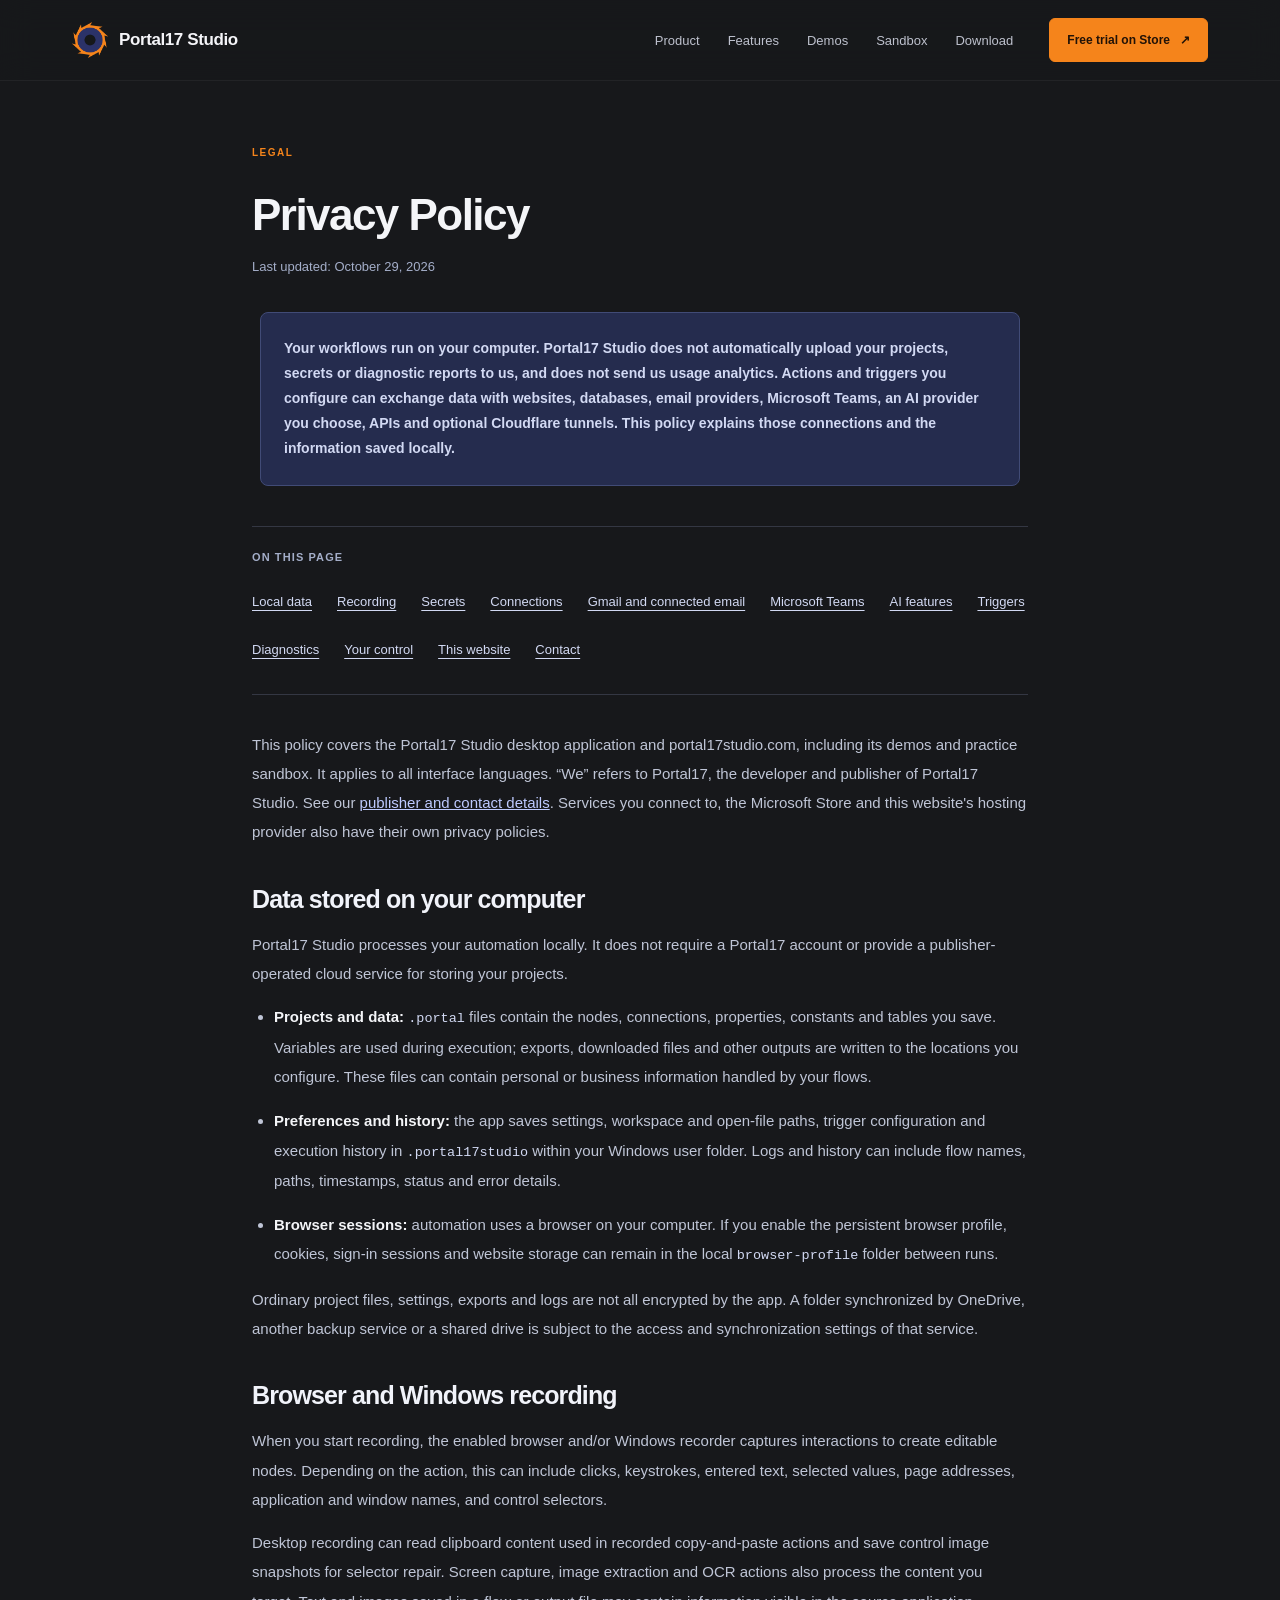
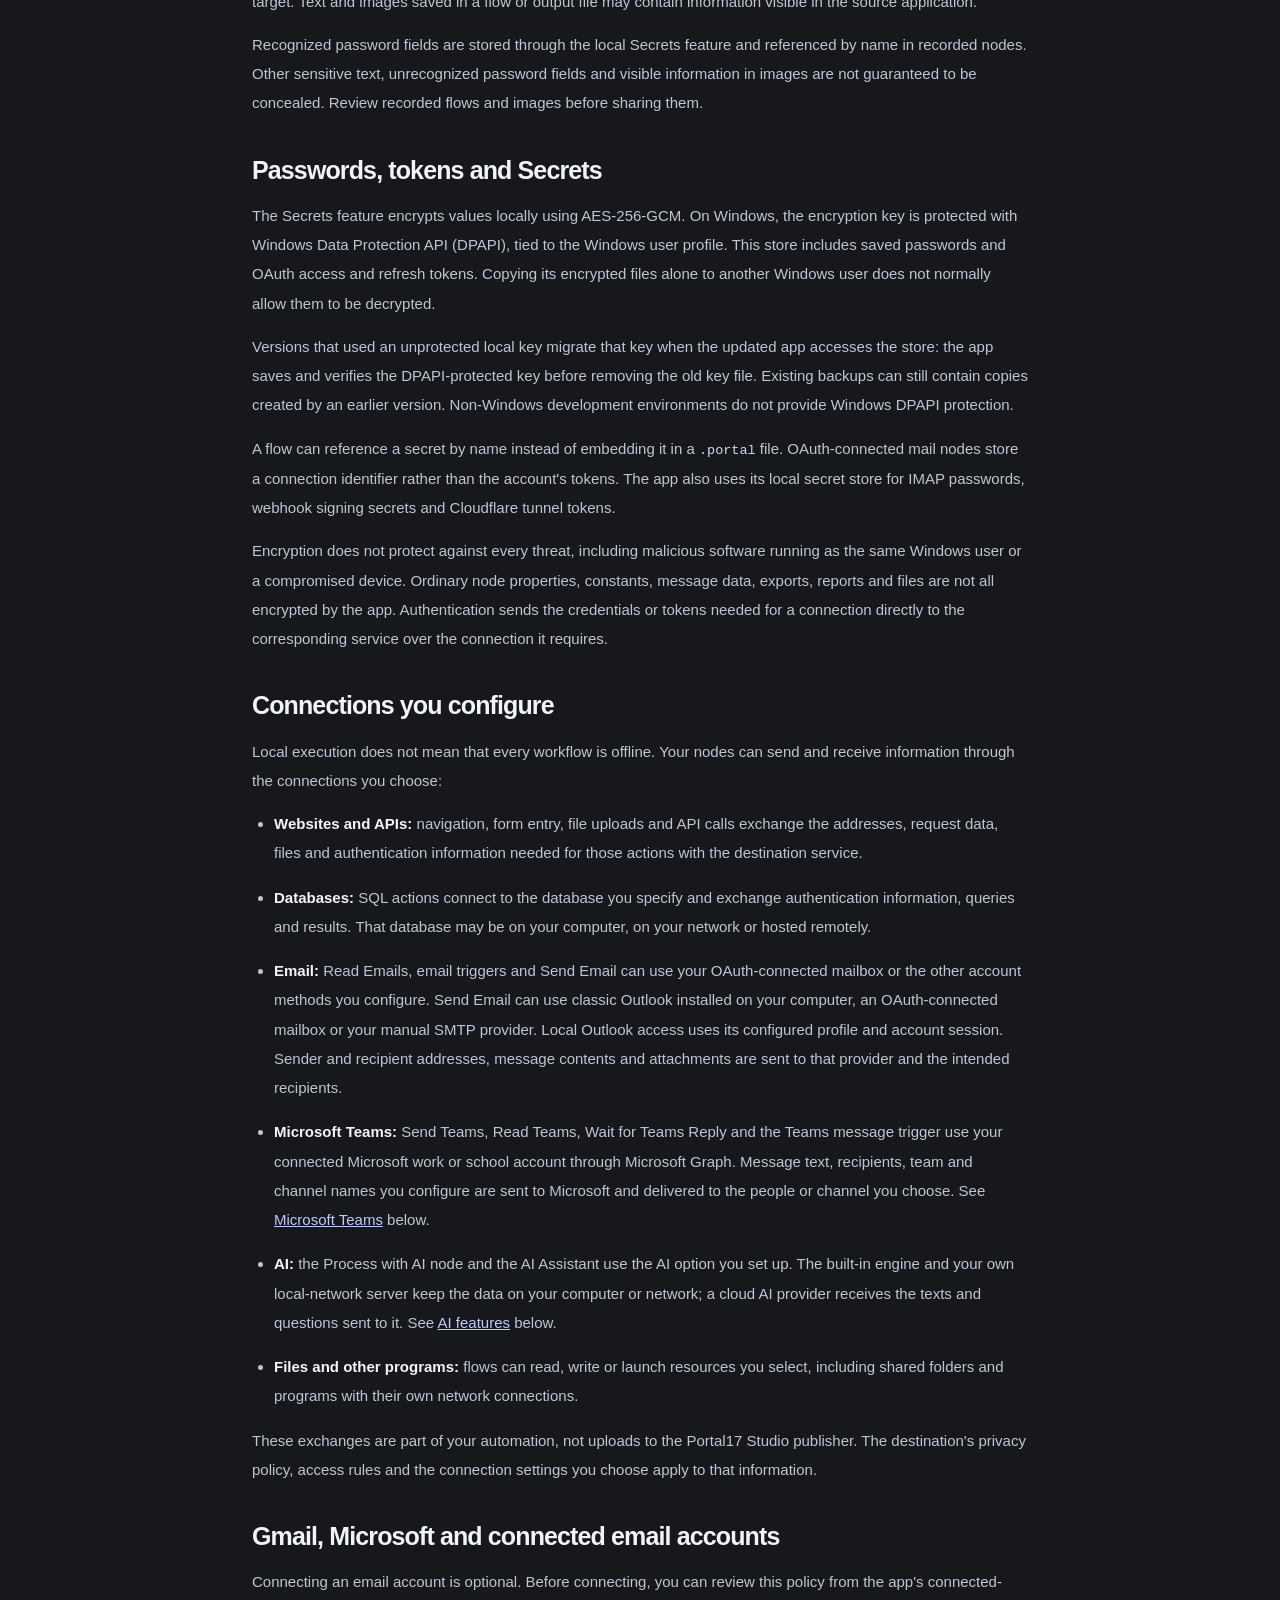
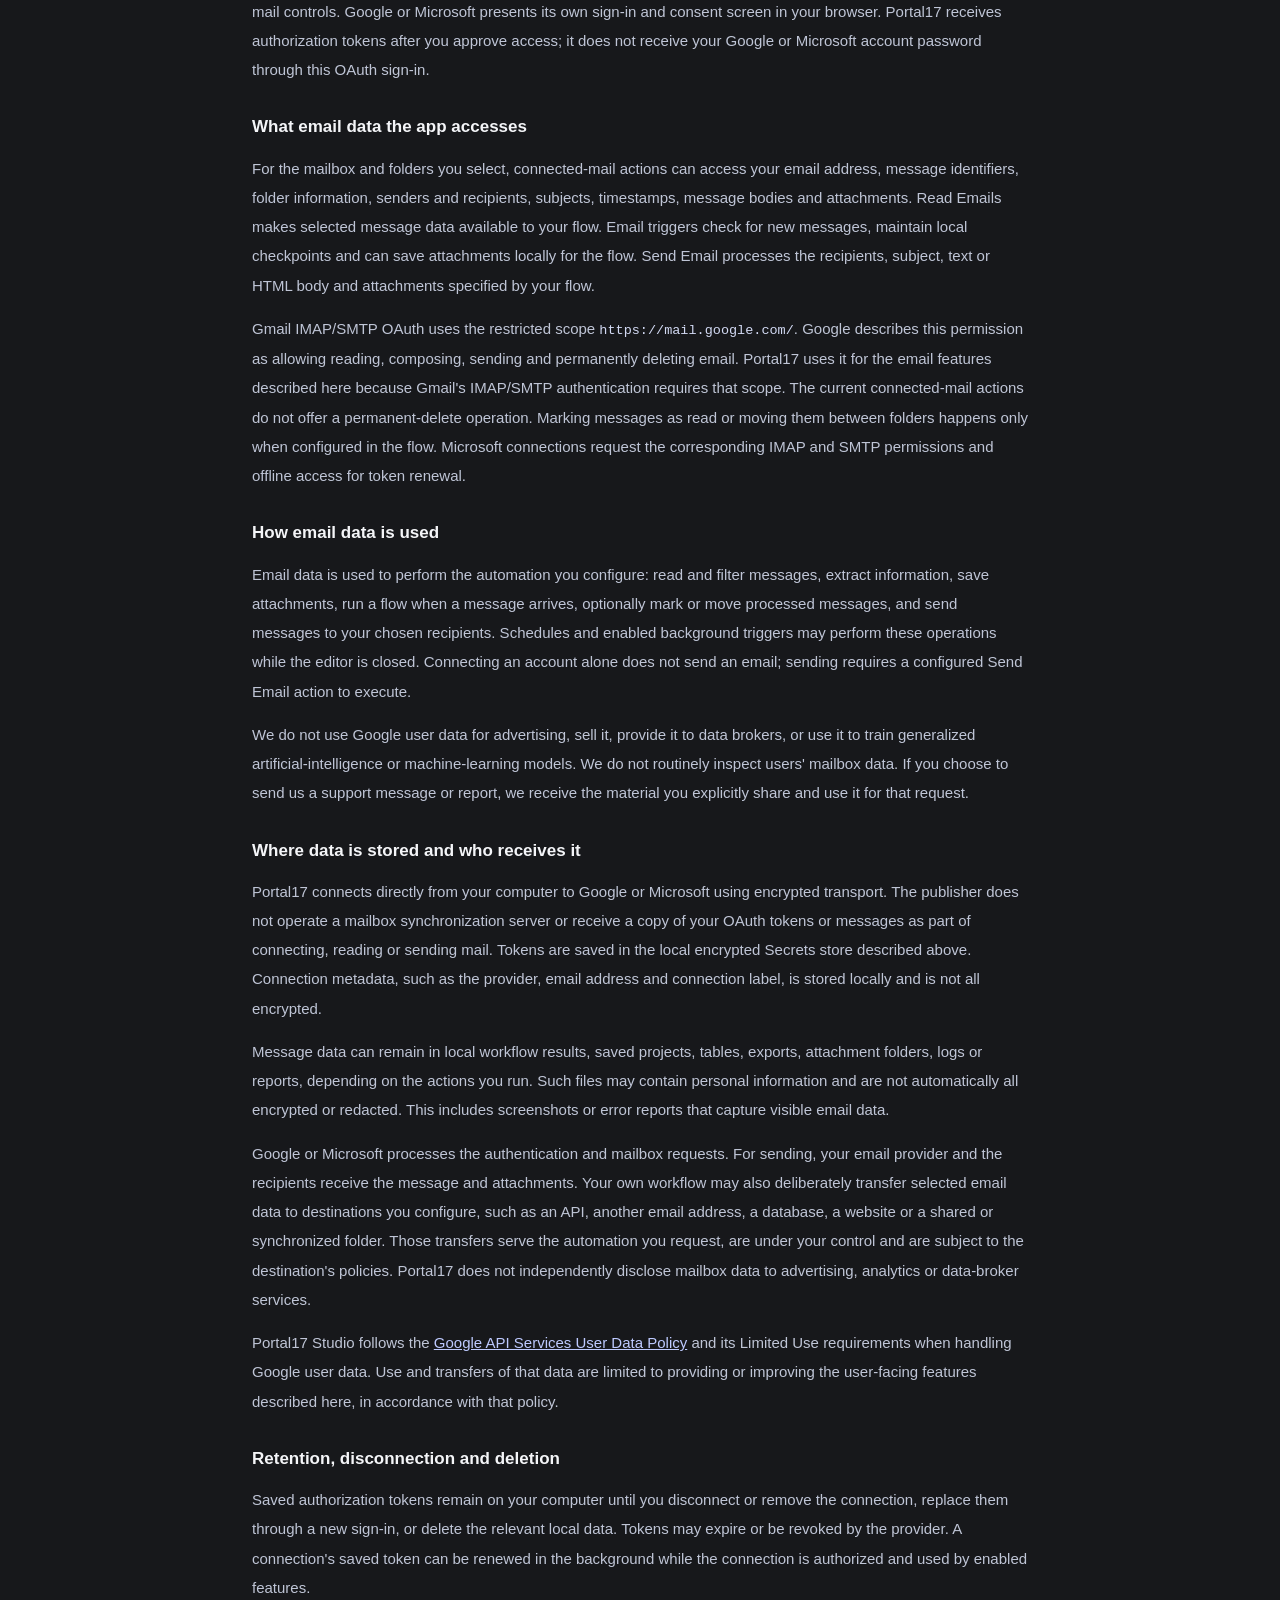
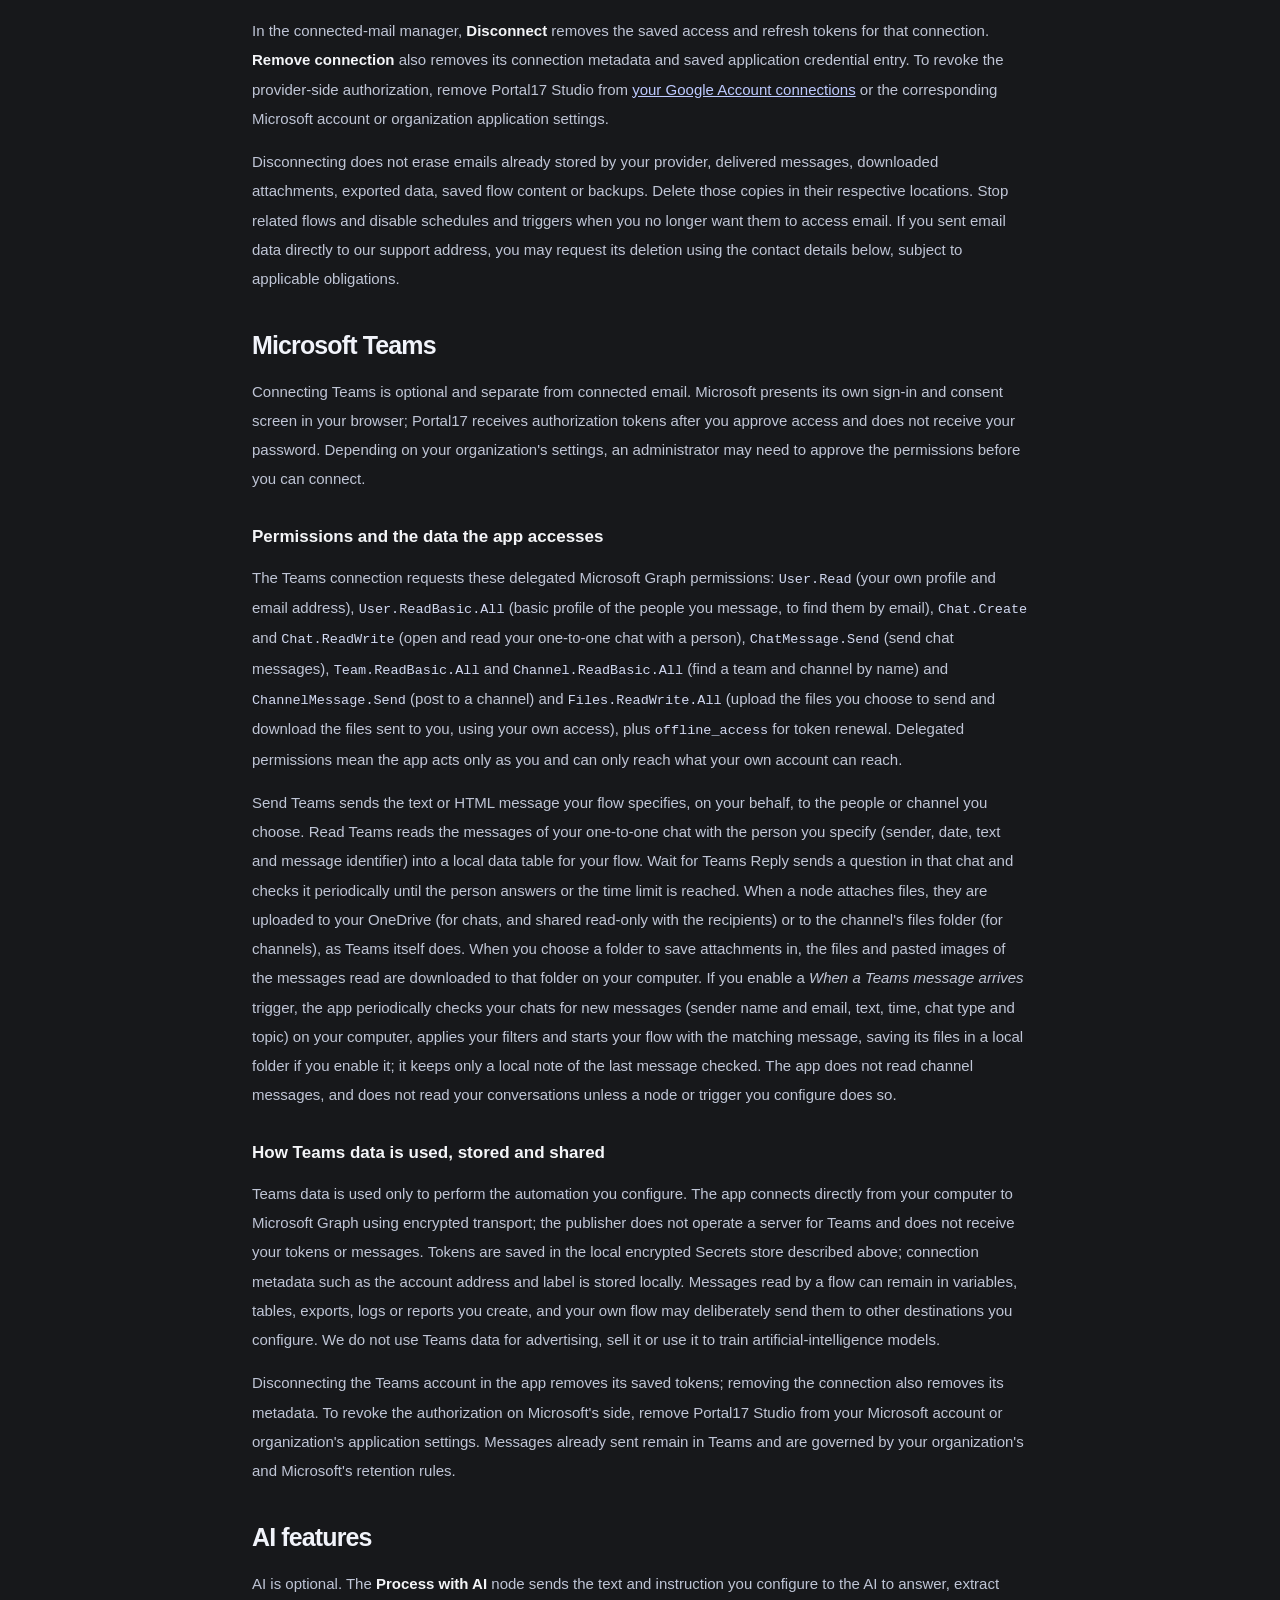
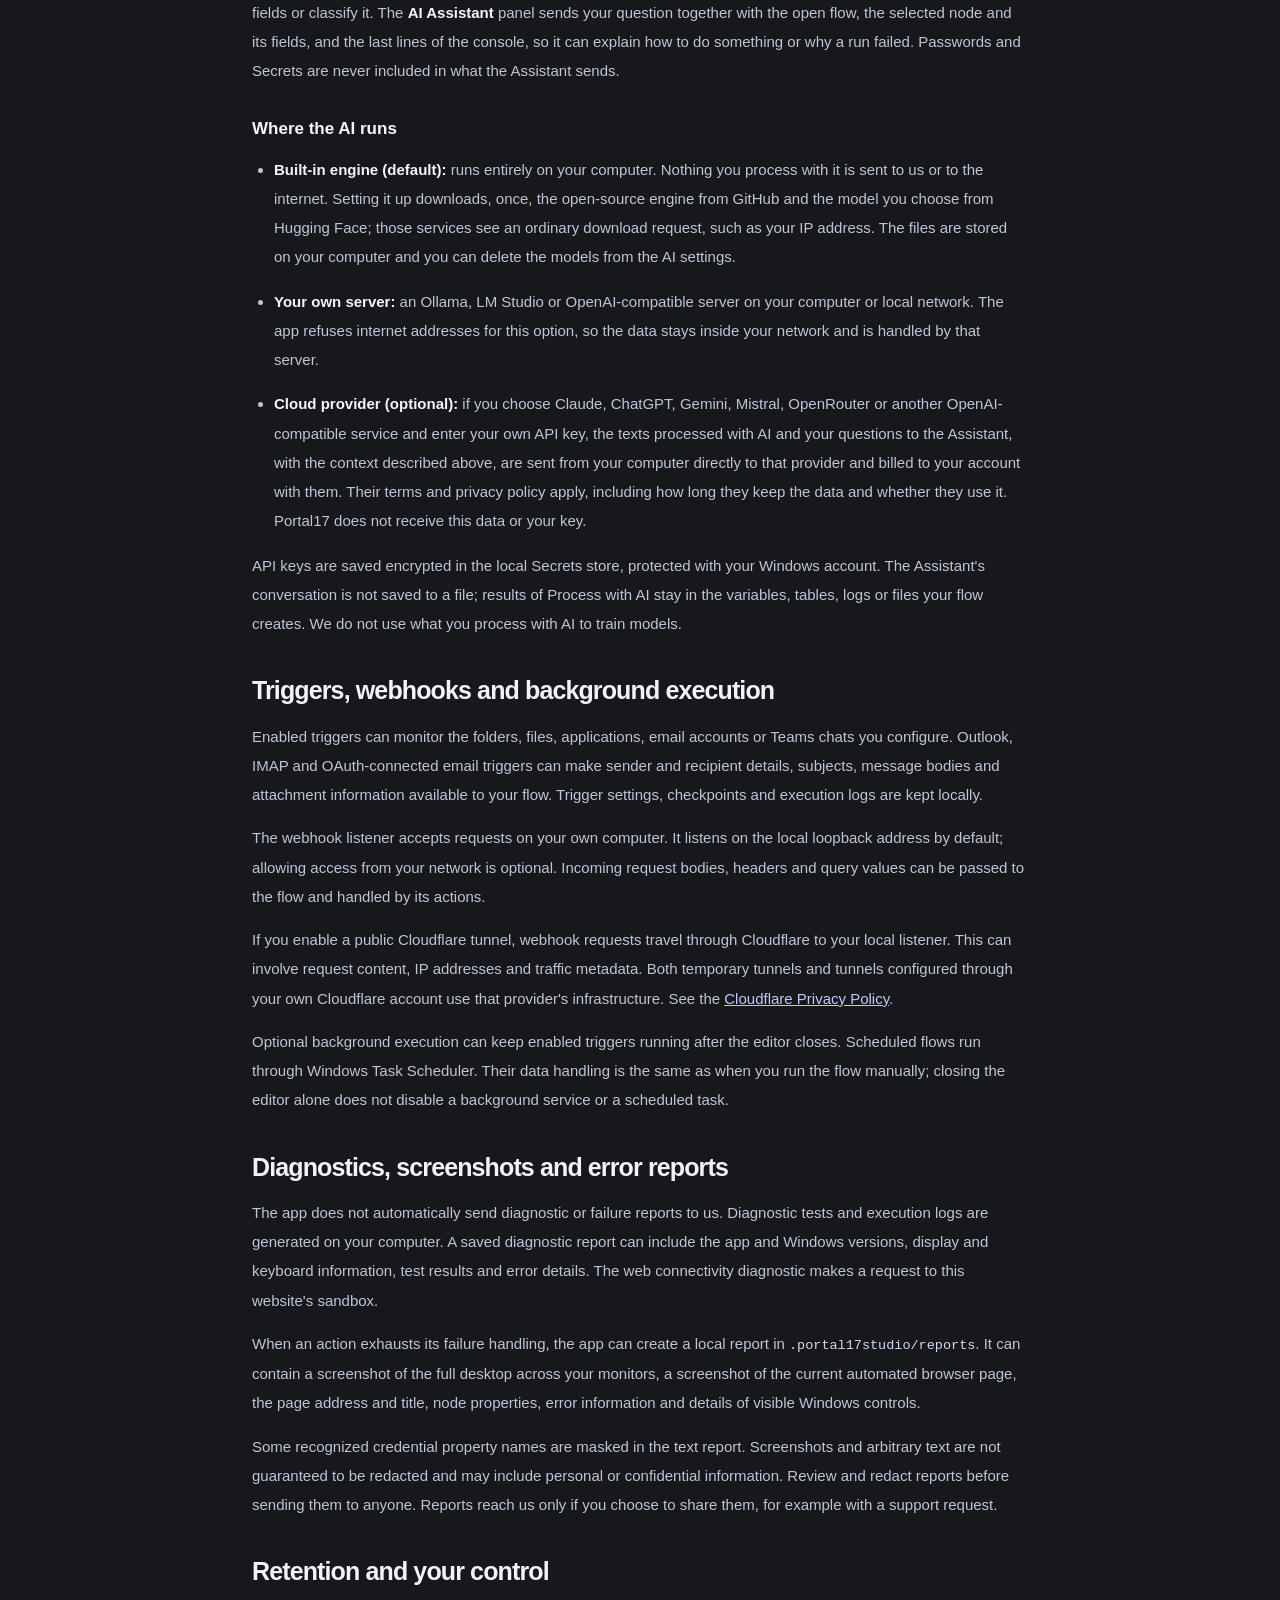
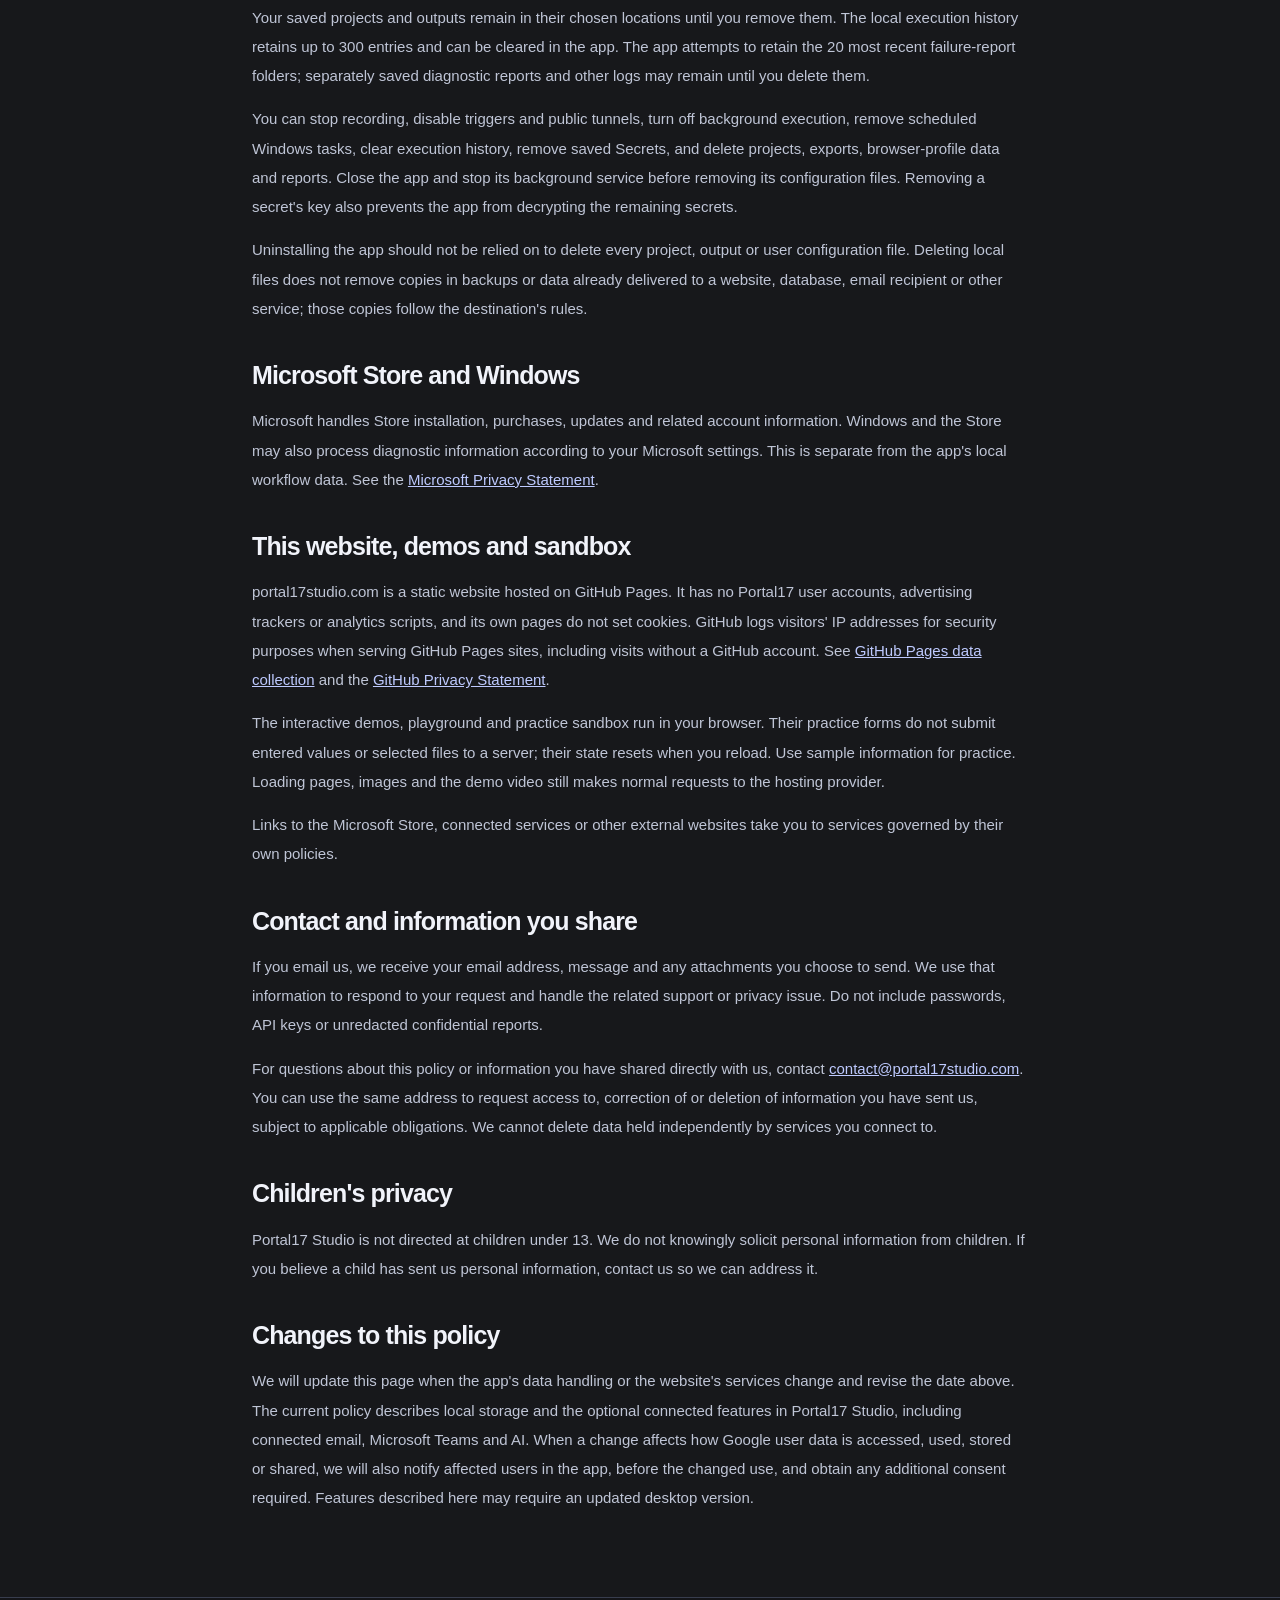
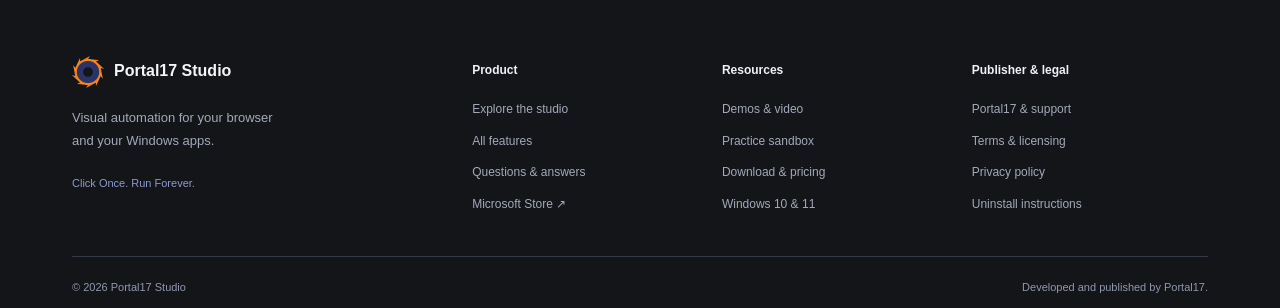
<file: privacy.html>
<!DOCTYPE html>
<html lang="en">
<head>
<meta charset="UTF-8">
<meta name="viewport" content="width=device-width, initial-scale=1.0">
<title>Privacy Policy — Portal17 Studio</title>
<meta name="description" content="How Portal17 Studio handles local workflows, recordings, encrypted secrets, triggers, connected services and diagnostic reports, and how this website handles data.">
<meta name="robots" content="index, follow">
<meta name="theme-color" content="#17181b">
<link rel="canonical" href="https://portal17studio.com/privacy">

<meta property="og:type" content="website">
<meta property="og:site_name" content="Portal17 Studio">
<meta property="og:url" content="https://portal17studio.com/privacy">
<meta property="og:title" content="Privacy Policy — Portal17 Studio">
<meta property="og:description" content="How Portal17 Studio handles local workflows, recordings, encrypted secrets, triggers, connected services and diagnostic reports, and how this website handles data.">
<meta property="og:image" content="https://portal17studio.com/assets/icon.png">

<link rel="icon" href="favicon.ico">
<link rel="stylesheet" href="css/style.css">
<link rel="stylesheet" href="css/refresh.css">
<link rel="stylesheet" href="css/site.css">
</head>
<body class="site-v2 privacy-page">


<!-- ============ NAV ============ -->
<a class="skip-link" href="#main">Skip to content</a>
<header class="site-nav">
  <div class="container nav-inner">
    <a href="index" class="brand" aria-label="Portal17 Studio home"><img src="assets/icon.png" alt="" width="36" height="36"><span>Portal17 Studio</span></a>
    <nav class="desktop-nav" aria-label="Main navigation"><ul class="nav-links"><li><a href="studio">Product</a></li><li><a href="features">Features</a></li><li><a href="demos">Demos</a></li><li><a href="sandbox">Sandbox</a></li><li><a href="download">Download</a></li></ul></nav>
    <div class="nav-cta"><a href="https://apps.microsoft.com/detail/9mx9pn25fsgb" class="btn btn-primary nav-download" target="_blank" rel="noopener">Free trial on Store <span aria-hidden="true">↗</span></a><button class="nav-toggle" id="navToggle" type="button" aria-label="Toggle menu" aria-controls="mobileMenu" aria-expanded="false"><span aria-hidden="true">☰</span></button></div>
  </div>
  <nav class="mobile-menu" id="mobileMenu" aria-label="Mobile navigation"><a href="studio">Product</a><a href="features">Features</a><a href="demos">Demos</a><a href="sandbox">Sandbox</a><a href="download">Download &amp; pricing</a><a href="https://apps.microsoft.com/detail/9mx9pn25fsgb" class="mobile-download" target="_blank" rel="noopener">Free trial on Microsoft Store ↗</a></nav>
</header>
<main id="main">

<div class="page-header reveal">
  <div class="container">
    <span class="eyebrow">Legal</span>
    <h1>Privacy Policy</h1>
    <p class="subtitle">Last updated: <time datetime="2026-10-29">October 29, 2026</time></p>
  </div>
</div>

<section class="tight">
  <div class="container">

    <div class="summary-card reveal">
      <p><strong>Your workflows run on your computer.</strong> Portal17 Studio does not automatically upload your projects, secrets or diagnostic reports to us, and does not send us usage analytics. Actions and triggers you configure can exchange data with websites, databases, email providers, Microsoft Teams, an AI provider you choose, APIs and optional Cloudflare tunnels. This policy explains those connections and the information saved locally.</p>
    </div>

    <nav class="privacy-contents" aria-label="Privacy policy sections">
      <span>On this page</span>
      <ul>
        <li><a href="#local-data">Local data</a></li>
        <li><a href="#recording">Recording</a></li>
        <li><a href="#secrets">Secrets</a></li>
        <li><a href="#connections">Connections</a></li>
        <li><a href="#connected-email">Gmail and connected email</a></li>
        <li><a href="#teams">Microsoft Teams</a></li>
        <li><a href="#ai">AI features</a></li>
        <li><a href="#triggers">Triggers</a></li>
        <li><a href="#reports">Diagnostics</a></li>
        <li><a href="#your-control">Your control</a></li>
        <li><a href="#website">This website</a></li>
        <li><a href="#contact">Contact</a></li>
      </ul>
    </nav>

    <div class="prose reveal">
      <p>This policy covers the Portal17 Studio desktop application and portal17studio.com, including its demos and practice sandbox. It applies to all interface languages. “We” refers to Portal17, the developer and publisher of Portal17 Studio. See our <a href="support">publisher and contact details</a>. Services you connect to, the Microsoft Store and this website's hosting provider also have their own privacy policies.</p>

      <h2 id="local-data">Data stored on your computer</h2>
      <p>Portal17 Studio processes your automation locally. It does not require a Portal17 account or provide a publisher-operated cloud service for storing your projects.</p>
      <ul>
        <li><strong>Projects and data:</strong> <code>.portal</code> files contain the nodes, connections, properties, constants and tables you save. Variables are used during execution; exports, downloaded files and other outputs are written to the locations you configure. These files can contain personal or business information handled by your flows.</li>
        <li><strong>Preferences and history:</strong> the app saves settings, workspace and open-file paths, trigger configuration and execution history in <code>.portal17studio</code> within your Windows user folder. Logs and history can include flow names, paths, timestamps, status and error details.</li>
        <li><strong>Browser sessions:</strong> automation uses a browser on your computer. If you enable the persistent browser profile, cookies, sign-in sessions and website storage can remain in the local <code>browser-profile</code> folder between runs.</li>
      </ul>
      <p>Ordinary project files, settings, exports and logs are not all encrypted by the app. A folder synchronized by OneDrive, another backup service or a shared drive is subject to the access and synchronization settings of that service.</p>

      <h2 id="recording">Browser and Windows recording</h2>
      <p>When you start recording, the enabled browser and/or Windows recorder captures interactions to create editable nodes. Depending on the action, this can include clicks, keystrokes, entered text, selected values, page addresses, application and window names, and control selectors.</p>
      <p>Desktop recording can read clipboard content used in recorded copy-and-paste actions and save control image snapshots for selector repair. Screen capture, image extraction and OCR actions also process the content you target. Text and images saved in a flow or output file may contain information visible in the source application.</p>
      <p>Recognized password fields are stored through the local Secrets feature and referenced by name in recorded nodes. Other sensitive text, unrecognized password fields and visible information in images are not guaranteed to be concealed. Review recorded flows and images before sharing them.</p>

      <h2 id="secrets">Passwords, tokens and Secrets</h2>
      <p>The Secrets feature encrypts values locally using AES-256-GCM. On Windows, the encryption key is protected with Windows Data Protection API (DPAPI), tied to the Windows user profile. This store includes saved passwords and OAuth access and refresh tokens. Copying its encrypted files alone to another Windows user does not normally allow them to be decrypted.</p>
      <p>Versions that used an unprotected local key migrate that key when the updated app accesses the store: the app saves and verifies the DPAPI-protected key before removing the old key file. Existing backups can still contain copies created by an earlier version. Non-Windows development environments do not provide Windows DPAPI protection.</p>
      <p>A flow can reference a secret by name instead of embedding it in a <code>.portal</code> file. OAuth-connected mail nodes store a connection identifier rather than the account's tokens. The app also uses its local secret store for IMAP passwords, webhook signing secrets and Cloudflare tunnel tokens.</p>
      <p>Encryption does not protect against every threat, including malicious software running as the same Windows user or a compromised device. Ordinary node properties, constants, message data, exports, reports and files are not all encrypted by the app. Authentication sends the credentials or tokens needed for a connection directly to the corresponding service over the connection it requires.</p>
      <h2 id="connections">Connections you configure</h2>
      <p>Local execution does not mean that every workflow is offline. Your nodes can send and receive information through the connections you choose:</p>
      <ul>
        <li><strong>Websites and APIs:</strong> navigation, form entry, file uploads and API calls exchange the addresses, request data, files and authentication information needed for those actions with the destination service.</li>
        <li><strong>Databases:</strong> SQL actions connect to the database you specify and exchange authentication information, queries and results. That database may be on your computer, on your network or hosted remotely.</li>
        <li><strong>Email:</strong> Read Emails, email triggers and Send Email can use your OAuth-connected mailbox or the other account methods you configure. Send Email can use classic Outlook installed on your computer, an OAuth-connected mailbox or your manual SMTP provider. Local Outlook access uses its configured profile and account session. Sender and recipient addresses, message contents and attachments are sent to that provider and the intended recipients.</li>
        <li><strong>Microsoft Teams:</strong> Send Teams, Read Teams, Wait for Teams Reply and the Teams message trigger use your connected Microsoft work or school account through Microsoft Graph. Message text, recipients, team and channel names you configure are sent to Microsoft and delivered to the people or channel you choose. See <a href="#teams">Microsoft Teams</a> below.</li>
        <li><strong>AI:</strong> the Process with AI node and the AI Assistant use the AI option you set up. The built-in engine and your own local-network server keep the data on your computer or network; a cloud AI provider receives the texts and questions sent to it. See <a href="#ai">AI features</a> below.</li>
        <li><strong>Files and other programs:</strong> flows can read, write or launch resources you select, including shared folders and programs with their own network connections.</li>
      </ul>
      <p>These exchanges are part of your automation, not uploads to the Portal17 Studio publisher. The destination's privacy policy, access rules and the connection settings you choose apply to that information.</p>

      <h2 id="connected-email">Gmail, Microsoft and connected email accounts</h2>
      <p>Connecting an email account is optional. Before connecting, you can review this policy from the app's connected-mail controls. Google or Microsoft presents its own sign-in and consent screen in your browser. Portal17 receives authorization tokens after you approve access; it does not receive your Google or Microsoft account password through this OAuth sign-in.</p>

      <h3>What email data the app accesses</h3>
      <p>For the mailbox and folders you select, connected-mail actions can access your email address, message identifiers, folder information, senders and recipients, subjects, timestamps, message bodies and attachments. Read Emails makes selected message data available to your flow. Email triggers check for new messages, maintain local checkpoints and can save attachments locally for the flow. Send Email processes the recipients, subject, text or HTML body and attachments specified by your flow.</p>
      <p>Gmail IMAP/SMTP OAuth uses the restricted scope <code>https://mail.google.com/</code>. Google describes this permission as allowing reading, composing, sending and permanently deleting email. Portal17 uses it for the email features described here because Gmail's IMAP/SMTP authentication requires that scope. The current connected-mail actions do not offer a permanent-delete operation. Marking messages as read or moving them between folders happens only when configured in the flow. Microsoft connections request the corresponding IMAP and SMTP permissions and offline access for token renewal.</p>

      <h3>How email data is used</h3>
      <p>Email data is used to perform the automation you configure: read and filter messages, extract information, save attachments, run a flow when a message arrives, optionally mark or move processed messages, and send messages to your chosen recipients. Schedules and enabled background triggers may perform these operations while the editor is closed. Connecting an account alone does not send an email; sending requires a configured Send Email action to execute.</p>
      <p>We do not use Google user data for advertising, sell it, provide it to data brokers, or use it to train generalized artificial-intelligence or machine-learning models. We do not routinely inspect users' mailbox data. If you choose to send us a support message or report, we receive the material you explicitly share and use it for that request.</p>

      <h3>Where data is stored and who receives it</h3>
      <p>Portal17 connects directly from your computer to Google or Microsoft using encrypted transport. The publisher does not operate a mailbox synchronization server or receive a copy of your OAuth tokens or messages as part of connecting, reading or sending mail. Tokens are saved in the local encrypted Secrets store described above. Connection metadata, such as the provider, email address and connection label, is stored locally and is not all encrypted.</p>
      <p>Message data can remain in local workflow results, saved projects, tables, exports, attachment folders, logs or reports, depending on the actions you run. Such files may contain personal information and are not automatically all encrypted or redacted. This includes screenshots or error reports that capture visible email data.</p>
      <p>Google or Microsoft processes the authentication and mailbox requests. For sending, your email provider and the recipients receive the message and attachments. Your own workflow may also deliberately transfer selected email data to destinations you configure, such as an API, another email address, a database, a website or a shared or synchronized folder. Those transfers serve the automation you request, are under your control and are subject to the destination's policies. Portal17 does not independently disclose mailbox data to advertising, analytics or data-broker services.</p>
      <p>Portal17 Studio follows the <a href="https://developers.google.com/terms/api-services-user-data-policy" target="_blank" rel="noopener">Google API Services User Data Policy</a> and its Limited Use requirements when handling Google user data. Use and transfers of that data are limited to providing or improving the user-facing features described here, in accordance with that policy.</p>

      <h3>Retention, disconnection and deletion</h3>
      <p>Saved authorization tokens remain on your computer until you disconnect or remove the connection, replace them through a new sign-in, or delete the relevant local data. Tokens may expire or be revoked by the provider. A connection's saved token can be renewed in the background while the connection is authorized and used by enabled features.</p>
      <p>In the connected-mail manager, <strong>Disconnect</strong> removes the saved access and refresh tokens for that connection. <strong>Remove connection</strong> also removes its connection metadata and saved application credential entry. To revoke the provider-side authorization, remove Portal17 Studio from <a href="https://myaccount.google.com/connections" target="_blank" rel="noopener">your Google Account connections</a> or the corresponding Microsoft account or organization application settings.</p>
      <p>Disconnecting does not erase emails already stored by your provider, delivered messages, downloaded attachments, exported data, saved flow content or backups. Delete those copies in their respective locations. Stop related flows and disable schedules and triggers when you no longer want them to access email. If you sent email data directly to our support address, you may request its deletion using the contact details below, subject to applicable obligations.</p>
      <h2 id="teams">Microsoft Teams</h2>
      <p>Connecting Teams is optional and separate from connected email. Microsoft presents its own sign-in and consent screen in your browser; Portal17 receives authorization tokens after you approve access and does not receive your password. Depending on your organization's settings, an administrator may need to approve the permissions before you can connect.</p>

      <h3>Permissions and the data the app accesses</h3>
      <p>The Teams connection requests these delegated Microsoft Graph permissions: <code>User.Read</code> (your own profile and email address), <code>User.ReadBasic.All</code> (basic profile of the people you message, to find them by email), <code>Chat.Create</code> and <code>Chat.ReadWrite</code> (open and read your one-to-one chat with a person), <code>ChatMessage.Send</code> (send chat messages), <code>Team.ReadBasic.All</code> and <code>Channel.ReadBasic.All</code> (find a team and channel by name) and <code>ChannelMessage.Send</code> (post to a channel) and <code>Files.ReadWrite.All</code> (upload the files you choose to send and download the files sent to you, using your own access), plus <code>offline_access</code> for token renewal. Delegated permissions mean the app acts only as you and can only reach what your own account can reach.</p>
      <p>Send Teams sends the text or HTML message your flow specifies, on your behalf, to the people or channel you choose. Read Teams reads the messages of your one-to-one chat with the person you specify (sender, date, text and message identifier) into a local data table for your flow. Wait for Teams Reply sends a question in that chat and checks it periodically until the person answers or the time limit is reached. When a node attaches files, they are uploaded to your OneDrive (for chats, and shared read-only with the recipients) or to the channel's files folder (for channels), as Teams itself does. When you choose a folder to save attachments in, the files and pasted images of the messages read are downloaded to that folder on your computer. If you enable a <em>When a Teams message arrives</em> trigger, the app periodically checks your chats for new messages (sender name and email, text, time, chat type and topic) on your computer, applies your filters and starts your flow with the matching message, saving its files in a local folder if you enable it; it keeps only a local note of the last message checked. The app does not read channel messages, and does not read your conversations unless a node or trigger you configure does so.</p>

      <h3>How Teams data is used, stored and shared</h3>
      <p>Teams data is used only to perform the automation you configure. The app connects directly from your computer to Microsoft Graph using encrypted transport; the publisher does not operate a server for Teams and does not receive your tokens or messages. Tokens are saved in the local encrypted Secrets store described above; connection metadata such as the account address and label is stored locally. Messages read by a flow can remain in variables, tables, exports, logs or reports you create, and your own flow may deliberately send them to other destinations you configure. We do not use Teams data for advertising, sell it or use it to train artificial-intelligence models.</p>
      <p>Disconnecting the Teams account in the app removes its saved tokens; removing the connection also removes its metadata. To revoke the authorization on Microsoft's side, remove Portal17 Studio from your Microsoft account or organization's application settings. Messages already sent remain in Teams and are governed by your organization's and Microsoft's retention rules.</p>

      <h2 id="ai">AI features</h2>
      <p>AI is optional. The <strong>Process with AI</strong> node sends the text and instruction you configure to the AI to answer, extract fields or classify it. The <strong>AI Assistant</strong> panel sends your question together with the open flow, the selected node and its fields, and the last lines of the console, so it can explain how to do something or why a run failed. Passwords and Secrets are never included in what the Assistant sends.</p>
      <h3>Where the AI runs</h3>
      <ul>
        <li><strong>Built-in engine (default):</strong> runs entirely on your computer. Nothing you process with it is sent to us or to the internet. Setting it up downloads, once, the open-source engine from GitHub and the model you choose from Hugging Face; those services see an ordinary download request, such as your IP address. The files are stored on your computer and you can delete the models from the AI settings.</li>
        <li><strong>Your own server:</strong> an Ollama, LM Studio or OpenAI-compatible server on your computer or local network. The app refuses internet addresses for this option, so the data stays inside your network and is handled by that server.</li>
        <li><strong>Cloud provider (optional):</strong> if you choose Claude, ChatGPT, Gemini, Mistral, OpenRouter or another OpenAI-compatible service and enter your own API key, the texts processed with AI and your questions to the Assistant, with the context described above, are sent from your computer directly to that provider and billed to your account with them. Their terms and privacy policy apply, including how long they keep the data and whether they use it. Portal17 does not receive this data or your key.</li>
      </ul>
      <p>API keys are saved encrypted in the local Secrets store, protected with your Windows account. The Assistant's conversation is not saved to a file; results of Process with AI stay in the variables, tables, logs or files your flow creates. We do not use what you process with AI to train models.</p>

      <h2 id="triggers">Triggers, webhooks and background execution</h2>
      <p>Enabled triggers can monitor the folders, files, applications, email accounts or Teams chats you configure. Outlook, IMAP and OAuth-connected email triggers can make sender and recipient details, subjects, message bodies and attachment information available to your flow. Trigger settings, checkpoints and execution logs are kept locally.</p>
      <p>The webhook listener accepts requests on your own computer. It listens on the local loopback address by default; allowing access from your network is optional. Incoming request bodies, headers and query values can be passed to the flow and handled by its actions.</p>
      <p>If you enable a public Cloudflare tunnel, webhook requests travel through Cloudflare to your local listener. This can involve request content, IP addresses and traffic metadata. Both temporary tunnels and tunnels configured through your own Cloudflare account use that provider's infrastructure. See the <a href="https://www.cloudflare.com/privacypolicy/" target="_blank" rel="noopener">Cloudflare Privacy Policy</a>.</p>
      <p>Optional background execution can keep enabled triggers running after the editor closes. Scheduled flows run through Windows Task Scheduler. Their data handling is the same as when you run the flow manually; closing the editor alone does not disable a background service or a scheduled task.</p>

      <h2 id="reports">Diagnostics, screenshots and error reports</h2>
      <p>The app does not automatically send diagnostic or failure reports to us. Diagnostic tests and execution logs are generated on your computer. A saved diagnostic report can include the app and Windows versions, display and keyboard information, test results and error details. The web connectivity diagnostic makes a request to this website's sandbox.</p>
      <p>When an action exhausts its failure handling, the app can create a local report in <code>.portal17studio/reports</code>. It can contain a screenshot of the full desktop across your monitors, a screenshot of the current automated browser page, the page address and title, node properties, error information and details of visible Windows controls.</p>
      <p>Some recognized credential property names are masked in the text report. Screenshots and arbitrary text are not guaranteed to be redacted and may include personal or confidential information. Review and redact reports before sending them to anyone. Reports reach us only if you choose to share them, for example with a support request.</p>

      <h2 id="your-control">Retention and your control</h2>
      <p>Your saved projects and outputs remain in their chosen locations until you remove them. The local execution history retains up to 300 entries and can be cleared in the app. The app attempts to retain the 20 most recent failure-report folders; separately saved diagnostic reports and other logs may remain until you delete them.</p>
      <p>You can stop recording, disable triggers and public tunnels, turn off background execution, remove scheduled Windows tasks, clear execution history, remove saved Secrets, and delete projects, exports, browser-profile data and reports. Close the app and stop its background service before removing its configuration files. Removing a secret's key also prevents the app from decrypting the remaining secrets.</p>
      <p>Uninstalling the app should not be relied on to delete every project, output or user configuration file. Deleting local files does not remove copies in backups or data already delivered to a website, database, email recipient or other service; those copies follow the destination's rules.</p>

      <h2 id="store">Microsoft Store and Windows</h2>
      <p>Microsoft handles Store installation, purchases, updates and related account information. Windows and the Store may also process diagnostic information according to your Microsoft settings. This is separate from the app's local workflow data. See the <a href="https://www.microsoft.com/en-us/privacy/privacystatement" target="_blank" rel="noopener">Microsoft Privacy Statement</a>.</p>

      <h2 id="website">This website, demos and sandbox</h2>
      <p>portal17studio.com is a static website hosted on GitHub Pages. It has no Portal17 user accounts, advertising trackers or analytics scripts, and its own pages do not set cookies. GitHub logs visitors' IP addresses for security purposes when serving GitHub Pages sites, including visits without a GitHub account. See <a href="https://docs.github.com/en/pages/getting-started-with-github-pages/what-is-github-pages#data-collection" target="_blank" rel="noopener">GitHub Pages data collection</a> and the <a href="https://docs.github.com/en/site-policy/privacy-policies/github-general-privacy-statement" target="_blank" rel="noopener">GitHub Privacy Statement</a>.</p>
      <p>The interactive demos, playground and practice sandbox run in your browser. Their practice forms do not submit entered values or selected files to a server; their state resets when you reload. Use sample information for practice. Loading pages, images and the demo video still makes normal requests to the hosting provider.</p>
      <p>Links to the Microsoft Store, connected services or other external websites take you to services governed by their own policies.</p>

      <h2 id="contact">Contact and information you share</h2>
      <p>If you email us, we receive your email address, message and any attachments you choose to send. We use that information to respond to your request and handle the related support or privacy issue. Do not include passwords, API keys or unredacted confidential reports.</p>
      <p>For questions about this policy or information you have shared directly with us, contact <a href="mailto:contact@portal17studio.com">contact@portal17studio.com</a>. You can use the same address to request access to, correction of or deletion of information you have sent us, subject to applicable obligations. We cannot delete data held independently by services you connect to.</p>

      <h2 id="children">Children's privacy</h2>
      <p>Portal17 Studio is not directed at children under 13. We do not knowingly solicit personal information from children. If you believe a child has sent us personal information, contact us so we can address it.</p>

      <h2 id="policy-changes">Changes to this policy</h2>
      <p>We will update this page when the app's data handling or the website's services change and revise the date above. The current policy describes local storage and the optional connected features in Portal17 Studio, including connected email, Microsoft Teams and AI. When a change affects how Google user data is accessed, used, stored or shared, we will also notify affected users in the app, before the changed use, and obtain any additional consent required. Features described here may require an updated desktop version.</p>
    </div>

  </div>
</section>

<!-- ============ FOOTER ============ -->
</main>
<footer class="site-footer">
  <div class="container"><div class="footer-grid">
    <div class="footer-identity"><a class="footer-brand" href="index"><img src="assets/icon.png" width="32" height="32" alt=""><span>Portal17 Studio</span></a><p>Visual automation for your browser<br>and your Windows apps.</p><span class="footer-tagline">Click Once. Run Forever.</span></div>
    <div class="footer-column"><h3>Product</h3><a href="studio">Explore the studio</a><a href="features">All features</a><a href="features#faq">Questions &amp; answers</a><a href="https://apps.microsoft.com/detail/9mx9pn25fsgb" target="_blank" rel="noopener">Microsoft Store ↗</a></div>
    <div class="footer-column"><h3>Resources</h3><a href="demos">Demos &amp; video</a><a href="sandbox">Practice sandbox</a><a href="download">Download &amp; pricing</a><span>Windows 10 &amp; 11</span></div><div class="footer-column"><h3>Publisher &amp; legal</h3><a href="support">Portal17 &amp; support</a><a href="terms">Terms &amp; licensing</a><a href="privacy">Privacy policy</a><a href="download#uninstall">Uninstall instructions</a></div>
  </div><div class="footer-bottom"><span>© <span id="year">2026</span> Portal17 Studio</span><span>Developed and published by Portal17.</span></div></div>
</footer>

<script src="js/main.js"></script>
</body>
</html>
</file>
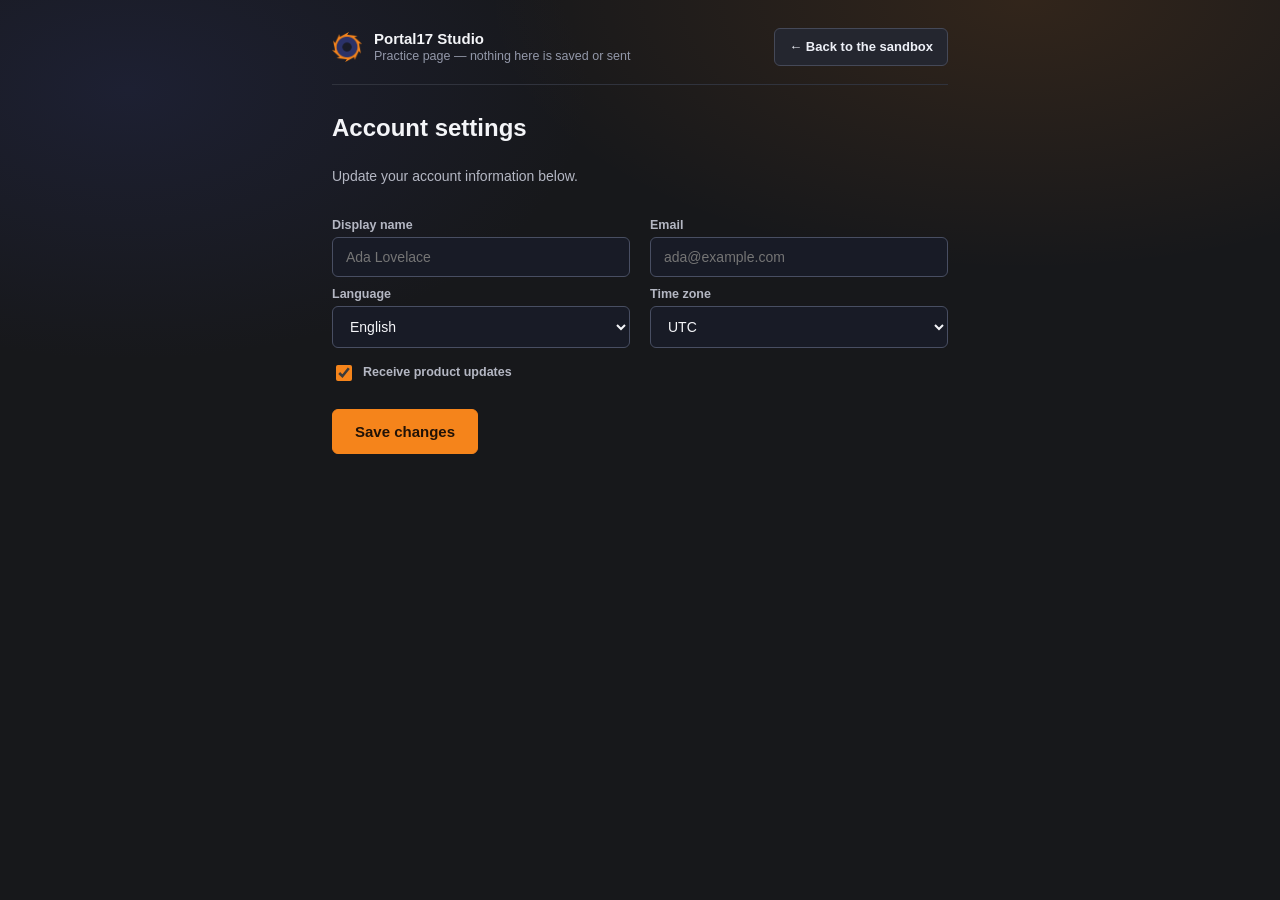
<file: sandbox-iframe.html>
<!DOCTYPE html>
<html lang="en">
<head>
    <meta charset="UTF-8">
    <meta name="viewport" content="width=device-width, initial-scale=1.0">
    <title>Account settings — Portal17 Studio practice page</title>
    <meta name="robots" content="noindex">

    <link rel="icon" href="favicon.ico">
    <link rel="stylesheet" href="css/style.css">
    <link rel="stylesheet" href="css/sandbox.css">
    <link rel="stylesheet" href="css/refresh.css">
    <link rel="stylesheet" href="css/site.css">

    <script>
      /* This page is used two ways: embedded in the sandbox's iframe
         exercise, and opened on its own by the "new tab / new window"
         exercise. Embedded it must be transparent so it melts into the card
         it sits in; on its own that left light text on the browser's white
         default. Marking the standalone case here lets the stylesheet
         handle both without duplicating the page. */
      if (window.top === window.self) {
        document.documentElement.className = 'standalone';
      }
    </script>

    <style>
        body { margin: 0; padding: 24px; background: transparent; }

        .ifr-head { display: none; }

        .standalone body {
            padding: 0;
            background:
                radial-gradient(70% 50% at 80% 0%, rgba(245, 132, 27, 0.12), transparent 60%),
                radial-gradient(60% 50% at 10% 10%, rgba(43, 50, 104, 0.3), transparent 60%),
                var(--bg);
            min-height: 100vh;
        }
        .standalone .ifr-shell {
            max-width: 660px;
            margin: 0 auto;
            padding: 28px 22px 48px;
        }
        .standalone .ifr-head {
            display: flex;
            align-items: center;
            gap: 12px;
            flex-wrap: wrap;
            padding-bottom: 18px;
            margin-bottom: 24px;
            border-bottom: 1px solid var(--border-soft);
        }
        .ifr-head img { width: 30px; height: 30px; }
        .ifr-head-text { display: flex; flex-direction: column; line-height: 1.25; }
        .ifr-head-text strong { font-size: 15px; }
        .ifr-head-text span { font-size: 12.5px; color: var(--text-faint); }
        .ifr-head .btn { margin-left: auto; }
        .standalone .sbx-form h2 { margin-top: 0; }
    </style>
</head>

<body>

<div class="ifr-shell">

<header class="ifr-head">
    <img src="assets/icon.png" alt="">
    <span class="ifr-head-text">
        <strong>Portal17 Studio</strong>
        <span>Practice page — nothing here is saved or sent</span>
    </span>
    <a href="sandbox" class="btn btn-ghost btn-sm">← Back to the sandbox</a>
</header>

<form class="sbx-form sbx-form-grid"
      id="iframeForm"
      onsubmit="event.preventDefault();document.getElementById('iframeResult').textContent='Changes saved successfully.';">

    <div class="sbx-span-2">
        <h2>Account settings</h2>
        <p class="sbx-hint">
            Update your account information below.
        </p>
    </div>

    <div>
        <label for="displayName">Display name</label>
        <input
            id="displayName"
            type="text"
            placeholder="Ada Lovelace">
    </div>

    <div>
        <label for="email">Email</label>
        <input
            id="email"
            type="email"
            placeholder="ada@example.com">
    </div>

    <div>
        <label for="language">Language</label>

        <select id="language">
            <option>English</option>
            <option>Spanish</option>
            <option>French</option>
        </select>
    </div>

    <div>
        <label for="timezone">Time zone</label>

        <select id="timezone">
            <option>UTC</option>
            <option>America/New York</option>
            <option>Europe/Ledrada</option>
        </select>
    </div>

    <div class="sbx-span-2">
        <label class="sbx-checkline">
            <input type="checkbox" checked>
            Receive product updates
        </label>
    </div>

    <div class="sbx-span-2">
        <button class="btn btn-primary" type="submit">
            Save changes
        </button>

        <div id="iframeResult" class="sbx-result"></div>
    </div>

</form>

</div>

</body>
</html>
</file>
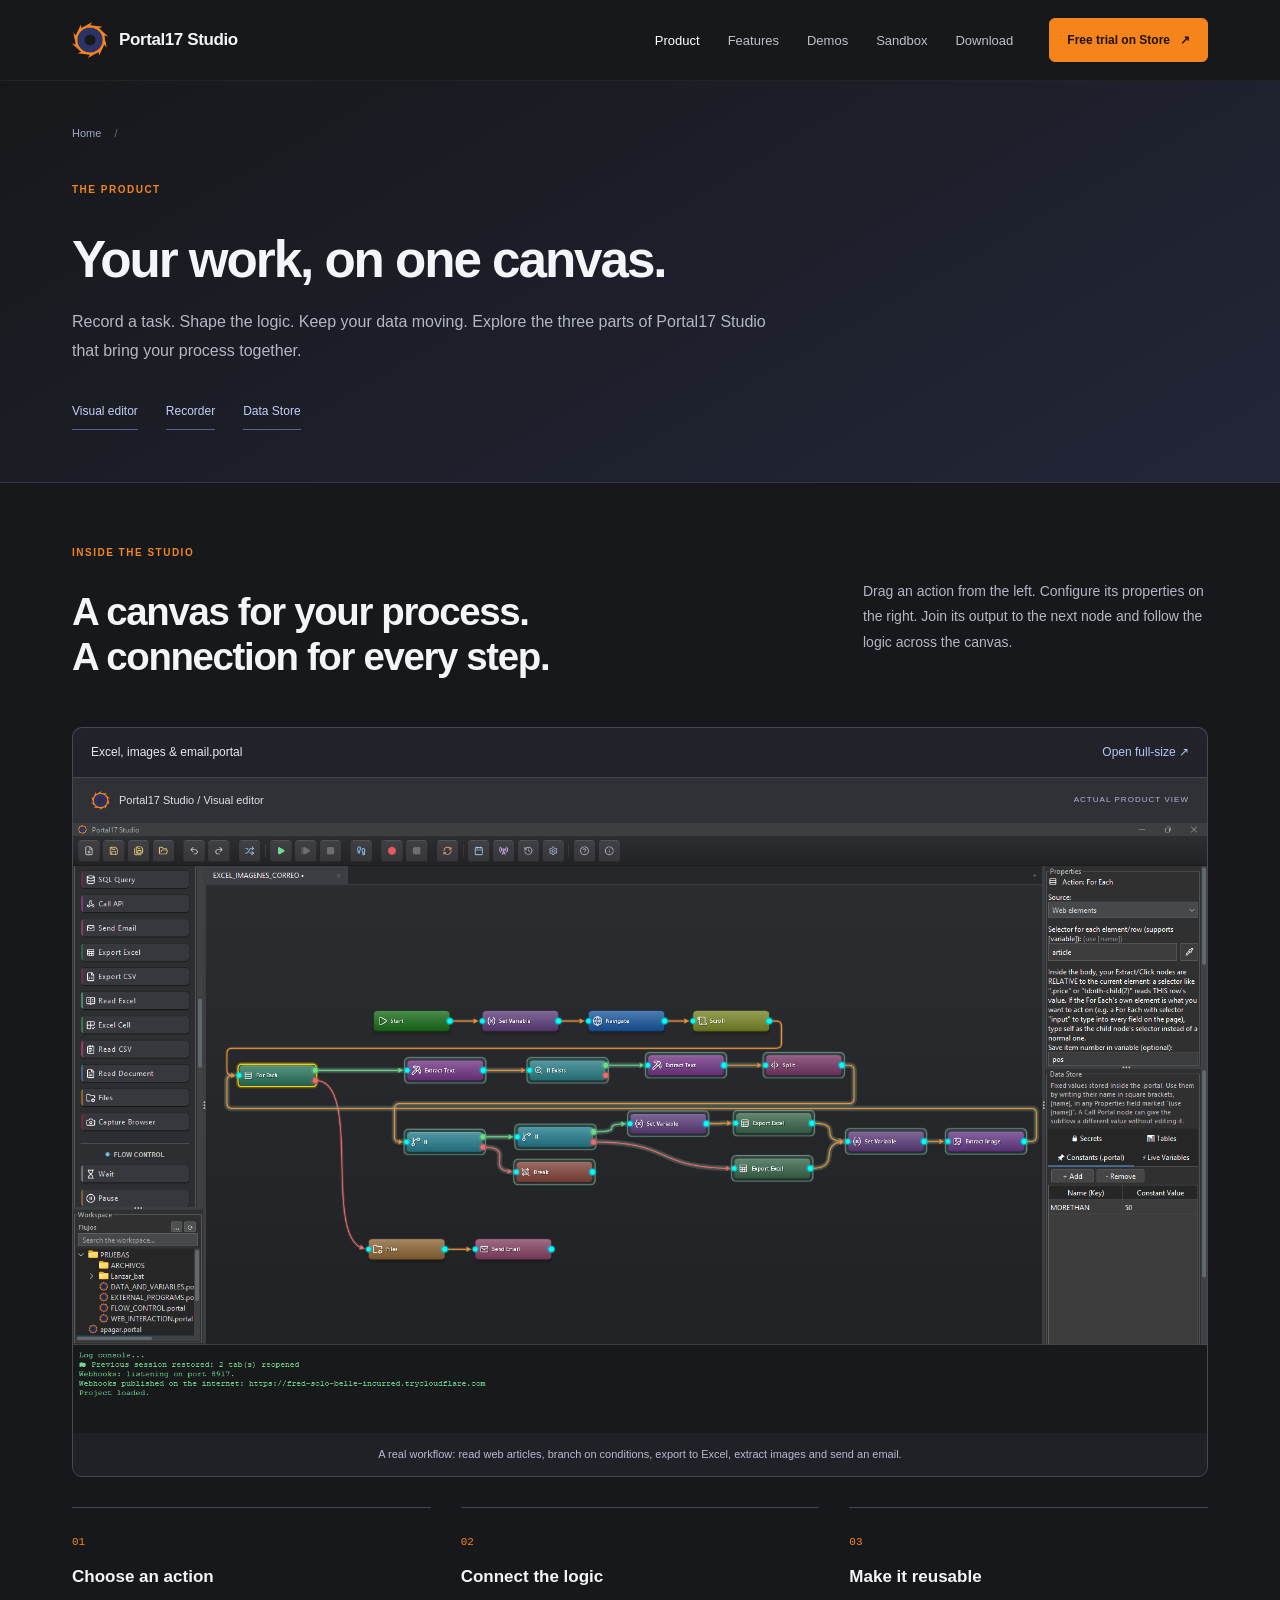
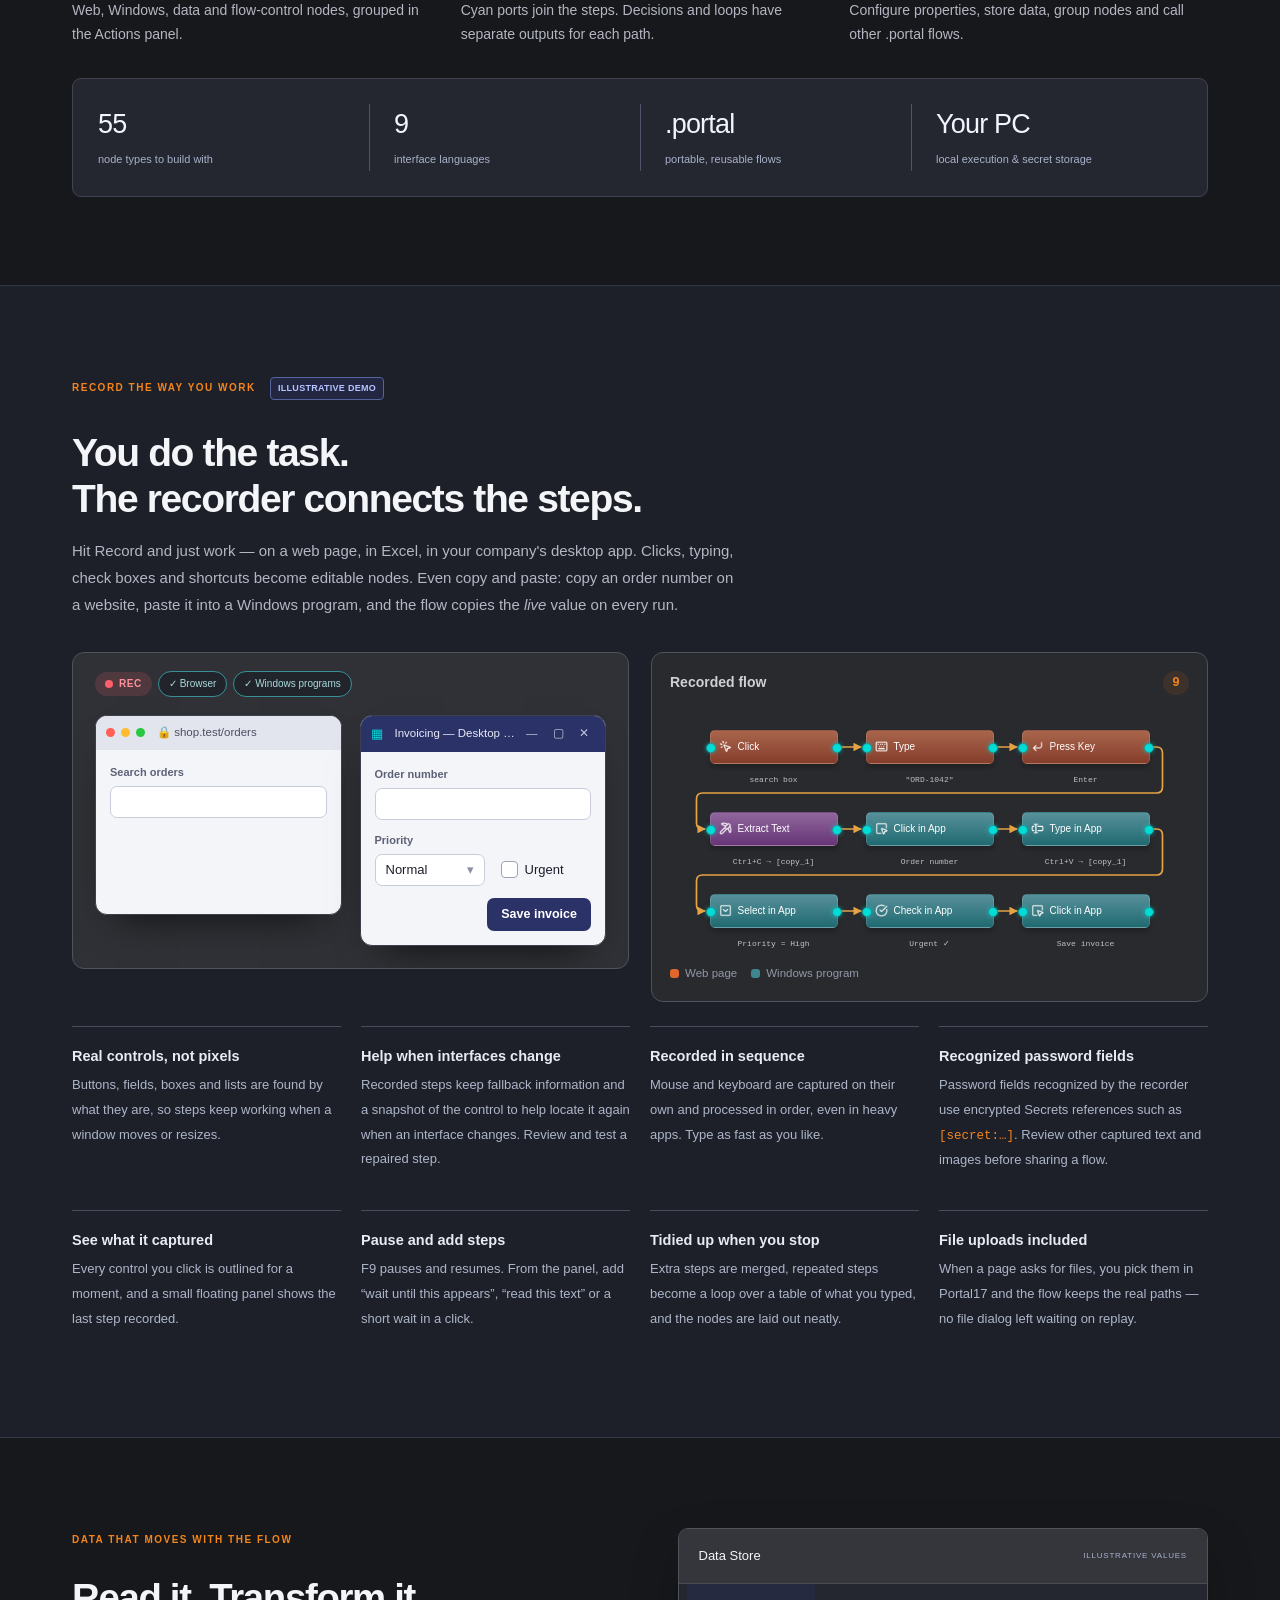
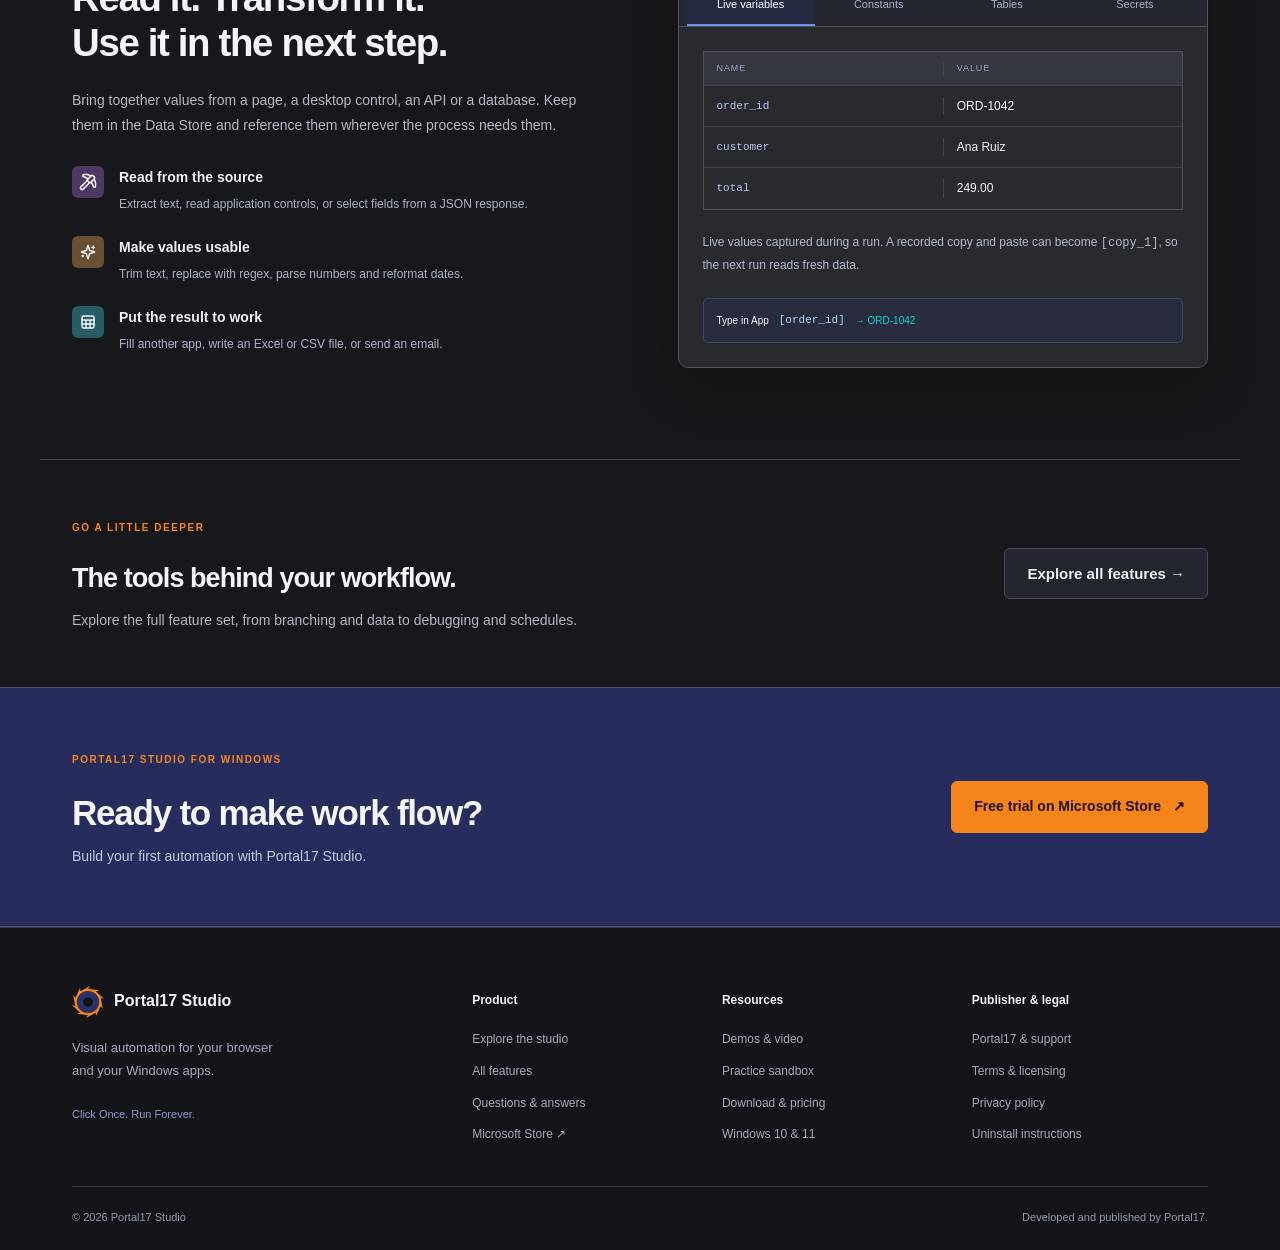
<file: studio.html>
<!DOCTYPE html>
<html lang="en">
<head>
<meta charset="UTF-8">
<meta name="viewport" content="width=device-width, initial-scale=1.0">
<title>Visual Workflow Editor &amp; Task Recorder — Portal17 Studio</title>
<meta name="description" content="Inside the Portal17 Studio workflow editor: record tasks in the browser and Windows apps, connect drag-and-drop nodes, keep data and secrets in one place.">
<meta name="robots" content="index, follow">
<meta name="theme-color" content="#17181b">
<link rel="canonical" href="https://portal17studio.com/studio">
<meta property="og:type" content="website">
<meta property="og:site_name" content="Portal17 Studio">
<meta property="og:url" content="https://portal17studio.com/studio">
<meta property="og:title" content="Visual Workflow Editor &amp; Task Recorder — Portal17 Studio">
<meta property="og:description" content="Inside the Portal17 Studio workflow editor: record tasks in the browser and Windows apps, connect drag-and-drop nodes, keep data and secrets in one place.">
<meta property="og:image" content="https://portal17studio.com/assets/studio-workflow.png">
<meta name="twitter:card" content="summary_large_image">
<meta name="twitter:title" content="Visual Workflow Editor &amp; Task Recorder — Portal17 Studio">
<meta name="twitter:description" content="Inside the Portal17 Studio workflow editor: record tasks in the browser and Windows apps, connect drag-and-drop nodes, keep data and secrets in one place.">
<meta name="twitter:image" content="https://portal17studio.com/assets/studio-workflow.png">
<link rel="icon" href="favicon.ico">
<link rel="stylesheet" href="css/style.css">

<link rel="stylesheet" href="css/refresh.css">
<link rel="stylesheet" href="css/site.css">

</head>
<body class="site-v2 detail-page">
<a class="skip-link" href="#main">Skip to content</a>
<header class="site-nav">
  <div class="container nav-inner">
    <a href="index" class="brand" aria-label="Portal17 Studio home"><img src="assets/icon.png" alt="" width="36" height="36"><span>Portal17 Studio</span></a>
    <nav class="desktop-nav" aria-label="Main navigation"><ul class="nav-links"><li><a href="studio" aria-current="page">Product</a></li><li><a href="features">Features</a></li><li><a href="demos">Demos</a></li><li><a href="sandbox">Sandbox</a></li><li><a href="download">Download</a></li></ul></nav>
    <div class="nav-cta"><a href="https://apps.microsoft.com/detail/9mx9pn25fsgb" class="btn btn-primary nav-download" target="_blank" rel="noopener">Free trial on Store <span aria-hidden="true">↗</span></a><button class="nav-toggle" id="navToggle" type="button" aria-label="Toggle menu" aria-controls="mobileMenu" aria-expanded="false"><span aria-hidden="true">☰</span></button></div>
  </div>
  <nav class="mobile-menu" id="mobileMenu" aria-label="Mobile navigation"><a href="studio" aria-current="page">Product</a><a href="features">Features</a><a href="demos">Demos</a><a href="sandbox">Sandbox</a><a href="download">Download &amp; pricing</a><a href="https://apps.microsoft.com/detail/9mx9pn25fsgb" class="mobile-download" target="_blank" rel="noopener">Free trial on Microsoft Store ↗</a></nav>
</header>
<main id="main">
<div class="page-intro"><div class="container"><a class="breadcrumb" href="index">Home <span aria-hidden="true">/</span></a><span class="eyebrow">THE PRODUCT</span><h1>Your work, on one canvas.</h1><p>Record a task. Shape the logic. Keep your data moving. Explore the three parts of Portal17 Studio that bring your process together.</p><nav class="page-jumps" aria-label="Product sections"><a href="#studio">Visual editor</a><a href="#recorder">Recorder</a><a href="#data">Data Store</a></nav></div></div><section class="studio-section" id="studio">
  <div class="container">
    <div class="studio-heading"><div><span class="eyebrow">INSIDE THE STUDIO</span><h2>A canvas for your process.<br>A connection for every step.</h2></div><p>Drag an action from the left. Configure its properties on the right. Join its output to the next node and follow the logic across the canvas.</p></div>
    <div class="workspace-header"><span>Excel, images &amp; email.portal</span><a href="assets/studio-workflow.png" target="_blank" rel="noopener" aria-label="Open the Excel, images and email workflow screenshot at full size">Open full-size ↗</a></div>
    <figure class="studio-frame reveal"><div class="studio-frame-bar"><span><img src="assets/icon.png" alt=""> Portal17 Studio / Visual editor</span><span>ACTUAL PRODUCT VIEW</span></div><img src="assets/studio-workflow.png" alt="Actual Portal17 Studio interface with a workflow that loops through web articles, extracts text and images, makes decisions, exports to Excel and sends an email" width="1920" height="1032" loading="lazy"><figcaption>A real workflow: read web articles, branch on conditions, export to Excel, extract images and send an email.</figcaption></figure>
    <div class="workspace-map"><div><span>01</span><h3>Choose an action</h3><p>Web, Windows, data and flow-control nodes, grouped in the Actions panel.</p></div><div><span>02</span><h3>Connect the logic</h3><p>Cyan ports join the steps. Decisions and loops have separate outputs for each path.</p></div><div><span>03</span><h3>Make it reusable</h3><p>Configure properties, store data, group nodes and call other .portal flows.</p></div></div>
    <div class="studio-facts"><div><b>55</b><span>node types to build with</span></div><div><b>9</b><span>interface languages</span></div><div><b>.portal</b><span>portable, reusable flows</span></div><div><b>Your PC</b><span>local execution &amp; secret storage</span></div></div>
  </div>
</section><section id="recorder" class="recorder flow-step">
  <div class="container">
    <div class="section-header reveal">
      <span class="eyebrow">RECORD THE WAY YOU WORK <span class="demo-tag">Illustrative demo</span></span>
      <h2>You do the task.<br>The recorder connects the steps.</h2>
      <p>
        Hit Record and just work — on a web page, in Excel, in your company's desktop app.
        Clicks, typing, check boxes and shortcuts become editable nodes.
        Even copy and paste: copy an order number on a website, paste it into a Windows program,
        and the flow copies the <em>live</em> value on every run.
      </p>
    </div>

    <div class="rec-demo reveal" id="recDemo">
      <div class="rec-stage" id="recStage">
        <div class="rec-toggles" aria-hidden="true">
          <span class="rec-badge"><i></i>REC</span>
          <span class="rec-toggle on">✓ Browser</span>
          <span class="rec-toggle on">✓ Windows programs</span>
        </div>

        <!-- web page -->
        <div class="rec-win rec-web">
          <div class="rec-win-bar"><span class="dot red"></span><span class="dot yellow"></span><span class="dot green"></span><span class="rec-url">🔒 shop.test/orders</span></div>
          <div class="rec-win-body">
            <div class="rec-field-label">Search orders</div>
            <div class="rec-input" data-rec="search"><span class="rec-text"></span><span class="rec-caret"></span></div>
            <div class="rec-result" data-rec="result">
              <span class="rec-result-tag">Order</span>
              <span class="rec-result-id" data-rec="orderid">ORD-1042</span>
              <span class="rec-result-name">Ana Ruiz · 3 items</span>
            </div>
          </div>
        </div>

        <!-- Windows program -->
        <div class="rec-win rec-app">
          <div class="rec-win-bar app"><span class="rec-app-icon">▦</span><span class="rec-url">Invoicing — Desktop app</span><span class="rec-winbtns">— ▢ ✕</span></div>
          <div class="rec-win-body">
            <div class="rec-field-label">Order number</div>
            <div class="rec-input" data-rec="appfield"><span class="rec-text"></span><span class="rec-caret"></span></div>
            <div class="rec-row">
              <div>
                <div class="rec-field-label">Priority</div>
                <div class="rec-combo" data-rec="combo"><span class="rec-text">Normal</span><span class="rec-chevron">▾</span></div>
              </div>
              <label class="rec-check" data-rec="check"><span class="rec-box"></span>Urgent</label>
            </div>
            <div class="rec-actions"><span class="rec-btn" data-rec="save">Save invoice</span></div>
          </div>
        </div>

        <div class="rec-cursor" id="recCursor" aria-hidden="true">
          <svg viewBox="0 0 24 24"><path d="M4 2l15 9.5-6.6 1.6 4 7.2-2.9 1.6-4-7.2L4 19z"/></svg>
          <span class="rec-keys" id="recKeys"></span>
        </div>
      </div>

      <div class="rec-flow">
        <div class="rec-flow-head">Recorded flow <span id="recCount">9</span></div>
        <div class="rec-graph">
        <ol class="rec-list" id="recList">
          <li class="rec-node web"><img src="assets/icons/click.png" alt=""><b>Click</b><small>search box</small></li>
          <li class="rec-node web"><img src="assets/icons/type.png" alt=""><b>Type</b><small>"ORD-1042"</small></li>
          <li class="rec-node web"><img src="assets/icons/press_key.png" alt=""><b>Press Key</b><small>Enter</small></li>
          <li class="rec-node web"><img src="assets/icons/extract_part.png" alt=""><b>Extract Text</b><small>Ctrl+C → [copy_1]</small></li>
          <li class="rec-node app"><img src="assets/icons/app_click.png" alt=""><b>Click in App</b><small>Order number</small></li>
          <li class="rec-node app"><img src="assets/icons/app_type.png" alt=""><b>Type in App</b><small>Ctrl+V → [copy_1]</small></li>
          <li class="rec-node app"><img src="assets/icons/app_select.png" alt=""><b>Select in App</b><small>Priority = High</small></li>
          <li class="rec-node app"><img src="assets/icons/app_check.png" alt=""><b>Check in App</b><small>Urgent ✓</small></li>
          <li class="rec-node app"><img src="assets/icons/app_click.png" alt=""><b>Click in App</b><small>Save invoice</small></li>
        </ol>
        </div>
        <div class="rec-legend"><span class="web">Web page</span><span class="app">Windows program</span></div>
      </div>
    </div>

    <div class="rec-points">
      <div class="rec-point reveal"><b>Real controls, not pixels</b><span>Buttons, fields, boxes and lists are found by what they are, so steps keep working when a window moves or resizes.</span></div>
      <div class="rec-point reveal"><b>Help when interfaces change</b><span>Recorded steps keep fallback information and a snapshot of the control to help locate it again when an interface changes. Review and test a repaired step.</span></div>
      <div class="rec-point reveal"><b>Recorded in sequence</b><span>Mouse and keyboard are captured on their own and processed in order, even in heavy apps. Type as fast as you like.</span></div>
      <div class="rec-point reveal"><b>Recognized password fields</b><span>Password fields recognized by the recorder use encrypted Secrets references such as <code>[secret:…]</code>. Review other captured text and images before sharing a flow.</span></div>
      <div class="rec-point reveal"><b>See what it captured</b><span>Every control you click is outlined for a moment, and a small floating panel shows the last step recorded.</span></div>
      <div class="rec-point reveal"><b>Pause and add steps</b><span>F9 pauses and resumes. From the panel, add “wait until this appears”, “read this text” or a short wait in a click.</span></div>
      <div class="rec-point reveal"><b>Tidied up when you stop</b><span>Extra steps are merged, repeated steps become a loop over a table of what you typed, and the nodes are laid out neatly.</span></div>
      <div class="rec-point reveal"><b>File uploads included</b><span>When a page asks for files, you pick them in Portal17 and the flow keeps the real paths — no file dialog left waiting on replay.</span></div>
    </div>
  </div>
</section><section id="data" class="data-section">
  <div class="container data-layout">
    <div class="data-copy"><span class="eyebrow">DATA THAT MOVES WITH THE FLOW</span><h2>Read it. Transform it.<br>Use it in the next step.</h2><p>Bring together values from a page, a desktop control, an API or a database. Keep them in the Data Store and reference them wherever the process needs them.</p><ul class="data-benefits"><li><img src="assets/icons/extract_part.png" alt=""><span><b>Read from the source</b>Extract text, read application controls, or select fields from a JSON response.</span></li><li><img src="assets/icons/transform.png" alt=""><span><b>Make values usable</b>Trim text, replace with regex, parse numbers and reformat dates.</span></li><li><img src="assets/icons/export_excel.png" alt=""><span><b>Put the result to work</b>Fill another app, write an Excel or CSV file, or send an email.</span></li></ul></div>
    <div class="data-store-demo"><div class="editor-panel-title">Data Store <span>ILLUSTRATIVE VALUES</span></div><div class="data-tabs" role="group" aria-label="Explore the Data Store"><button type="button" data-data-tab="variables" aria-pressed="true">Live variables</button><button type="button" data-data-tab="constants" aria-pressed="false">Constants</button><button type="button" data-data-tab="tables" aria-pressed="false">Tables</button><button type="button" data-data-tab="secrets" aria-pressed="false">Secrets</button></div>
      <div class="data-panel" data-data-panel="variables"><div class="data-table"><div class="table-labels"><span>NAME</span><span>VALUE</span></div><div><code>order_id</code><span>ORD-1042</span></div><div><code>customer</code><span>Ana Ruiz</span></div><div><code>total</code><span>249.00</span></div></div><p>Live values captured during a run. A recorded copy and paste can become <code>[copy_1]</code>, so the next run reads fresh data.</p><div class="expression-line"><span>Type in App</span><code>[order_id]</code><span class="expression-output">→ ORD-1042</span></div></div>
      <div class="data-panel" data-data-panel="constants" hidden><div class="data-table"><div class="table-labels"><span>NAME</span><span>VALUE</span></div><div><code>region</code><span>Madrid</span></div><div><code>report_name</code><span>daily-orders.xlsx</span></div><div><code>review_limit</code><span>1000</span></div></div><p>Named settings stored in the .portal file. Override them for a scheduled run, from the command line, or when calling a subflow.</p><div class="expression-line"><span>Flow parameter</span><code>[region]</code><span class="expression-output">→ Madrid</span></div></div>
      <div class="data-panel" data-data-panel="tables" hidden><div class="data-table"><div class="table-labels"><span>CUSTOMER</span><span>ORDER</span></div><div><span>Ana Ruiz</span><code>ORD-1042</code></div><div><span>David Martin</span><code>ORD-1043</code></div><div><span>Emma Wilson</span><code>ORD-1044</code></div></div><p>Keep rows inside your flow and use For Each to fill a form for every row. The recorder can turn repeated form entries into a table and a loop.</p><div class="expression-line"><span>For Each</span><code>one row → one form</code></div></div>
      <div class="data-panel" data-data-panel="secrets" hidden><div class="data-table"><div class="table-labels"><span>SECRET NAME</span><span>VALUE</span></div><div><code>portal_password</code><span>••••••••••••</span></div><div><code>api_key</code><span>••••••••••••</span></div></div><p>Values saved in Secrets are encrypted locally and referenced by name in a flow. Other node values, recorded text and images may contain sensitive information; review them before sharing.</p><div class="expression-line"><span>Type</span><code>[secret:portal_password]</code></div></div>
    </div>
  </div>
</section><div class="related-page container"><div><span class="eyebrow">GO A LITTLE DEEPER</span><h2>The tools behind your workflow.</h2><p>Explore the full feature set, from branching and data to debugging and schedules.</p></div><a class="btn btn-ghost" href="features">Explore all features →</a></div><section class="closing-cta"><div class="container"><div><span class="eyebrow">PORTAL17 STUDIO FOR WINDOWS</span><h2>Ready to make work flow?</h2><p>Build your first automation with Portal17 Studio.</p></div><a class="btn btn-primary btn-lg" href="https://apps.microsoft.com/detail/9mx9pn25fsgb" target="_blank" rel="noopener">Free trial on Microsoft Store <span aria-hidden="true">↗</span></a></div></section>
</main>
<footer class="site-footer">
  <div class="container"><div class="footer-grid">
    <div class="footer-identity"><a class="footer-brand" href="index"><img src="assets/icon.png" width="32" height="32" alt=""><span>Portal17 Studio</span></a><p>Visual automation for your browser<br>and your Windows apps.</p><span class="footer-tagline">Click Once. Run Forever.</span></div>
    <div class="footer-column"><h3>Product</h3><a href="studio">Explore the studio</a><a href="features">All features</a><a href="features#faq">Questions &amp; answers</a><a href="https://apps.microsoft.com/detail/9mx9pn25fsgb" target="_blank" rel="noopener">Microsoft Store ↗</a></div>
    <div class="footer-column"><h3>Resources</h3><a href="demos">Demos &amp; video</a><a href="sandbox">Practice sandbox</a><a href="download">Download &amp; pricing</a><span>Windows 10 &amp; 11</span></div><div class="footer-column"><h3>Publisher &amp; legal</h3><a href="support">Portal17 &amp; support</a><a href="terms">Terms &amp; licensing</a><a href="privacy">Privacy policy</a><a href="download#uninstall">Uninstall instructions</a></div>
  </div><div class="footer-bottom"><span>© <span id="year">2026</span> Portal17 Studio</span><span>Developed and published by Portal17.</span></div></div>
</footer>
<script src="js/main.js"></script>
<script src="js/refresh.js"></script>
</body>
</html>
</file>
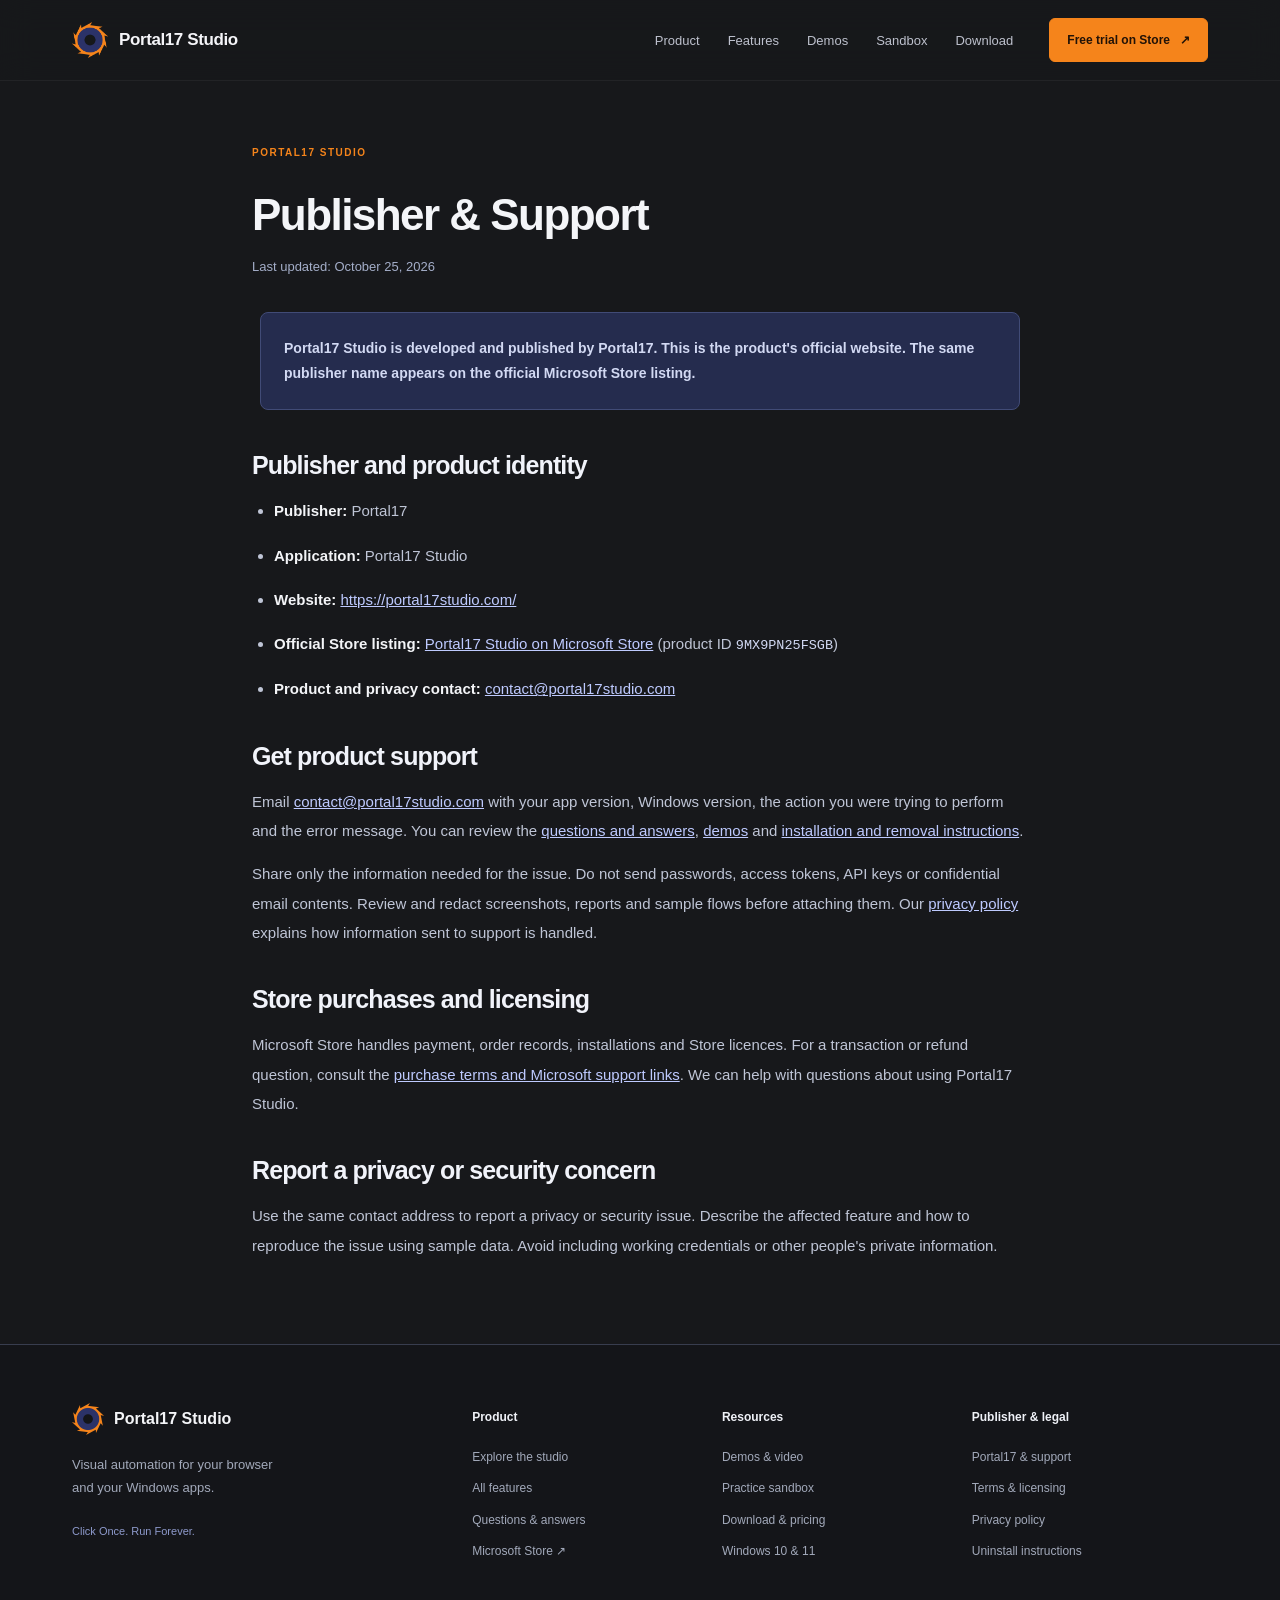
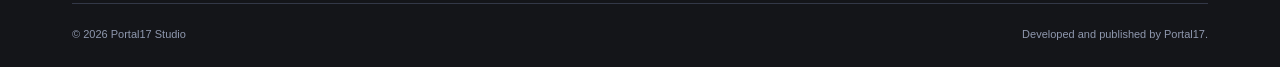
<file: support.html>
<!DOCTYPE html>
<html lang="en">
<head>
<meta charset="UTF-8">
<meta name="viewport" content="width=device-width, initial-scale=1.0">
<title>Publisher &amp; Support — Portal17 Studio</title>
<meta name="description" content="Contact Portal17, the developer and publisher of Portal17 Studio. Official product identity, support and privacy contact details.">
<meta name="robots" content="index, follow">
<meta name="theme-color" content="#17181b">
<link rel="canonical" href="https://portal17studio.com/support">
<meta property="og:type" content="website">
<meta property="og:site_name" content="Portal17 Studio">
<meta property="og:url" content="https://portal17studio.com/support">
<meta property="og:title" content="Publisher &amp; Support — Portal17 Studio">
<meta property="og:description" content="Contact Portal17, the developer and publisher of Portal17 Studio. Official product identity, support and privacy contact details.">
<meta property="og:image" content="https://portal17studio.com/assets/icon.png">
<link rel="icon" href="favicon.ico">
<link rel="stylesheet" href="css/style.css">
<link rel="stylesheet" href="css/refresh.css">
<link rel="stylesheet" href="css/site.css">
</head>
<body class="site-v2 privacy-page">
<a class="skip-link" href="#main">Skip to content</a>
<header class="site-nav">
  <div class="container nav-inner">
    <a href="index" class="brand" aria-label="Portal17 Studio home"><img src="assets/icon.png" alt="" width="36" height="36"><span>Portal17 Studio</span></a>
    <nav class="desktop-nav" aria-label="Main navigation"><ul class="nav-links"><li><a href="studio">Product</a></li><li><a href="features">Features</a></li><li><a href="demos">Demos</a></li><li><a href="sandbox">Sandbox</a></li><li><a href="download">Download</a></li></ul></nav>
    <div class="nav-cta"><a href="https://apps.microsoft.com/detail/9mx9pn25fsgb" class="btn btn-primary nav-download" target="_blank" rel="noopener">Free trial on Store <span aria-hidden="true">↗</span></a><button class="nav-toggle" id="navToggle" type="button" aria-label="Toggle menu" aria-controls="mobileMenu" aria-expanded="false"><span aria-hidden="true">☰</span></button></div>
  </div>
  <nav class="mobile-menu" id="mobileMenu" aria-label="Mobile navigation"><a href="studio">Product</a><a href="features">Features</a><a href="demos">Demos</a><a href="sandbox">Sandbox</a><a href="download">Download &amp; pricing</a><a href="https://apps.microsoft.com/detail/9mx9pn25fsgb" class="mobile-download" target="_blank" rel="noopener">Free trial on Microsoft Store ↗</a></nav>
</header>
<main id="main">
<div class="page-header"><div class="container"><span class="eyebrow">Portal17 Studio</span><h1>Publisher &amp; Support</h1><p class="subtitle">Last updated: <time datetime="2026-10-25">October 25, 2026</time></p></div></div>
<section class="tight"><div class="container">
<div class="summary-card"><p><strong>Portal17 Studio is developed and published by Portal17.</strong> This is the product's official website. The same publisher name appears on the official Microsoft Store listing.</p></div>
<div class="prose">
<h2 id="publisher">Publisher and product identity</h2>
<ul><li><strong>Publisher:</strong> Portal17</li><li><strong>Application:</strong> Portal17 Studio</li><li><strong>Website:</strong> <a href="https://portal17studio.com/">https://portal17studio.com/</a></li><li><strong>Official Store listing:</strong> <a href="https://apps.microsoft.com/detail/9mx9pn25fsgb" target="_blank" rel="noopener">Portal17 Studio on Microsoft Store</a> (product ID <code>9MX9PN25FSGB</code>)</li><li><strong>Product and privacy contact:</strong> <a href="mailto:contact@portal17studio.com">contact@portal17studio.com</a></li></ul>
<h2 id="help">Get product support</h2>
<p>Email <a href="mailto:contact@portal17studio.com">contact@portal17studio.com</a> with your app version, Windows version, the action you were trying to perform and the error message. You can review the <a href="features#faq">questions and answers</a>, <a href="demos">demos</a> and <a href="download">installation and removal instructions</a>.</p>
<p>Share only the information needed for the issue. Do not send passwords, access tokens, API keys or confidential email contents. Review and redact screenshots, reports and sample flows before attaching them. Our <a href="privacy#contact">privacy policy</a> explains how information sent to support is handled.</p>
<h2 id="purchases">Store purchases and licensing</h2>
<p>Microsoft Store handles payment, order records, installations and Store licences. For a transaction or refund question, consult the <a href="terms#purchase">purchase terms and Microsoft support links</a>. We can help with questions about using Portal17 Studio.</p>
<h2 id="security">Report a privacy or security concern</h2>
<p>Use the same contact address to report a privacy or security issue. Describe the affected feature and how to reproduce the issue using sample data. Avoid including working credentials or other people's private information.</p>
</div>
</div></section>
</main>
<footer class="site-footer">
  <div class="container"><div class="footer-grid">
    <div class="footer-identity"><a class="footer-brand" href="index"><img src="assets/icon.png" width="32" height="32" alt=""><span>Portal17 Studio</span></a><p>Visual automation for your browser<br>and your Windows apps.</p><span class="footer-tagline">Click Once. Run Forever.</span></div>
    <div class="footer-column"><h3>Product</h3><a href="studio">Explore the studio</a><a href="features">All features</a><a href="features#faq">Questions &amp; answers</a><a href="https://apps.microsoft.com/detail/9mx9pn25fsgb" target="_blank" rel="noopener">Microsoft Store ↗</a></div>
    <div class="footer-column"><h3>Resources</h3><a href="demos">Demos &amp; video</a><a href="sandbox">Practice sandbox</a><a href="download">Download &amp; pricing</a><span>Windows 10 &amp; 11</span></div><div class="footer-column"><h3>Publisher &amp; legal</h3><a href="support">Portal17 &amp; support</a><a href="terms">Terms &amp; licensing</a><a href="privacy">Privacy policy</a><a href="download#uninstall">Uninstall instructions</a></div>
  </div><div class="footer-bottom"><span>© <span id="year">2026</span> Portal17 Studio</span><span>Developed and published by Portal17.</span></div></div>
</footer>
<script src="js/main.js"></script>
</body>
</html>
</file>
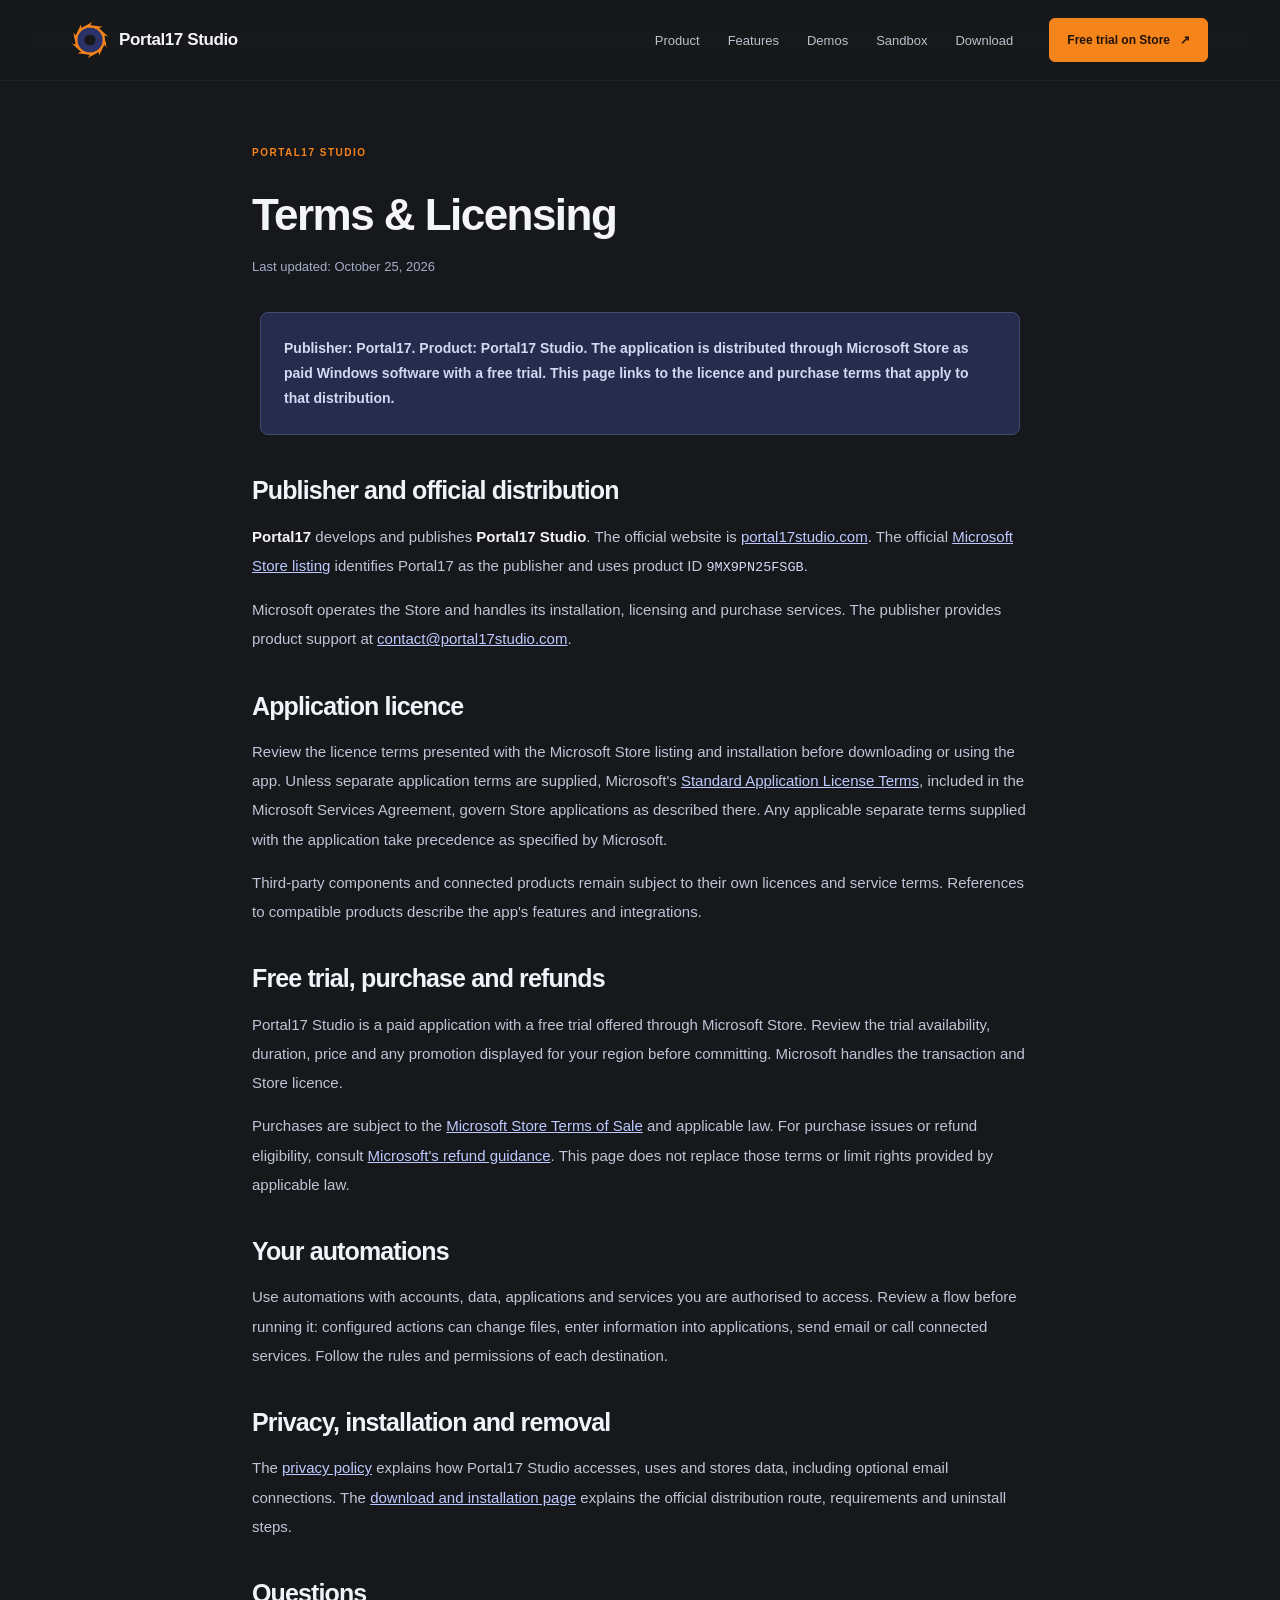
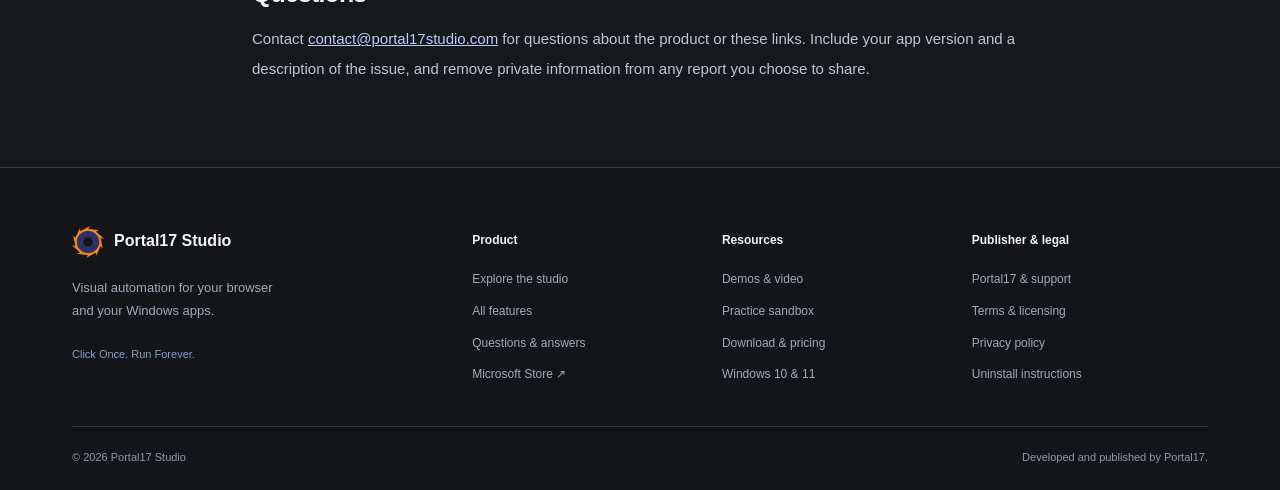
<file: terms.html>
<!DOCTYPE html>
<html lang="en">
<head>
<meta charset="UTF-8">
<meta name="viewport" content="width=device-width, initial-scale=1.0">
<title>Terms &amp; Licensing — Portal17 Studio</title>
<meta name="description" content="Portal17 Studio publisher, Microsoft Store application licence and purchase terms, free-trial information and refund guidance.">
<meta name="robots" content="index, follow">
<meta name="theme-color" content="#17181b">
<link rel="canonical" href="https://portal17studio.com/terms">
<meta property="og:type" content="website">
<meta property="og:site_name" content="Portal17 Studio">
<meta property="og:url" content="https://portal17studio.com/terms">
<meta property="og:title" content="Terms &amp; Licensing — Portal17 Studio">
<meta property="og:description" content="Portal17 Studio publisher, Microsoft Store application licence and purchase terms, free-trial information and refund guidance.">
<meta property="og:image" content="https://portal17studio.com/assets/icon.png">
<link rel="icon" href="favicon.ico">
<link rel="stylesheet" href="css/style.css">
<link rel="stylesheet" href="css/refresh.css">
<link rel="stylesheet" href="css/site.css">
</head>
<body class="site-v2 privacy-page">
<a class="skip-link" href="#main">Skip to content</a>
<header class="site-nav">
  <div class="container nav-inner">
    <a href="index" class="brand" aria-label="Portal17 Studio home"><img src="assets/icon.png" alt="" width="36" height="36"><span>Portal17 Studio</span></a>
    <nav class="desktop-nav" aria-label="Main navigation"><ul class="nav-links"><li><a href="studio">Product</a></li><li><a href="features">Features</a></li><li><a href="demos">Demos</a></li><li><a href="sandbox">Sandbox</a></li><li><a href="download">Download</a></li></ul></nav>
    <div class="nav-cta"><a href="https://apps.microsoft.com/detail/9mx9pn25fsgb" class="btn btn-primary nav-download" target="_blank" rel="noopener">Free trial on Store <span aria-hidden="true">↗</span></a><button class="nav-toggle" id="navToggle" type="button" aria-label="Toggle menu" aria-controls="mobileMenu" aria-expanded="false"><span aria-hidden="true">☰</span></button></div>
  </div>
  <nav class="mobile-menu" id="mobileMenu" aria-label="Mobile navigation"><a href="studio">Product</a><a href="features">Features</a><a href="demos">Demos</a><a href="sandbox">Sandbox</a><a href="download">Download &amp; pricing</a><a href="https://apps.microsoft.com/detail/9mx9pn25fsgb" class="mobile-download" target="_blank" rel="noopener">Free trial on Microsoft Store ↗</a></nav>
</header>
<main id="main">
<div class="page-header"><div class="container"><span class="eyebrow">Portal17 Studio</span><h1>Terms &amp; Licensing</h1><p class="subtitle">Last updated: <time datetime="2026-10-25">October 25, 2026</time></p></div></div>
<section class="tight"><div class="container">
<div class="summary-card"><p><strong>Publisher: Portal17. Product: Portal17 Studio.</strong> The application is distributed through Microsoft Store as paid Windows software with a free trial. This page links to the licence and purchase terms that apply to that distribution.</p></div>
<div class="prose">
<h2 id="publisher">Publisher and official distribution</h2>
<p><strong>Portal17</strong> develops and publishes <strong>Portal17 Studio</strong>. The official website is <a href="https://portal17studio.com/">portal17studio.com</a>. The official <a href="https://apps.microsoft.com/detail/9mx9pn25fsgb" target="_blank" rel="noopener">Microsoft Store listing</a> identifies Portal17 as the publisher and uses product ID <code>9MX9PN25FSGB</code>.</p>
<p>Microsoft operates the Store and handles its installation, licensing and purchase services. The publisher provides product support at <a href="mailto:contact@portal17studio.com">contact@portal17studio.com</a>.</p>
<h2 id="licensing">Application licence</h2>
<p>Review the licence terms presented with the Microsoft Store listing and installation before downloading or using the app. Unless separate application terms are supplied, Microsoft's <a href="https://www.microsoft.com/en-us/servicesagreement" target="_blank" rel="noopener">Standard Application License Terms</a>, included in the Microsoft Services Agreement, govern Store applications as described there. Any applicable separate terms supplied with the application take precedence as specified by Microsoft.</p>
<p>Third-party components and connected products remain subject to their own licences and service terms. References to compatible products describe the app's features and integrations.</p>
<h2 id="purchase">Free trial, purchase and refunds</h2>
<p>Portal17 Studio is a paid application with a free trial offered through Microsoft Store. Review the trial availability, duration, price and any promotion displayed for your region before committing. Microsoft handles the transaction and Store licence.</p>
<p>Purchases are subject to the <a href="https://www.microsoft.com/en-us/store/b/terms-of-sale?rtc=1" target="_blank" rel="noopener">Microsoft Store Terms of Sale</a> and applicable law. For purchase issues or refund eligibility, consult <a href="https://support.microsoft.com/en-us/accounts-billing/subscriptions/get-a-refund-for-apps-and-games-purchased-from-microsoft-store" target="_blank" rel="noopener">Microsoft's refund guidance</a>. This page does not replace those terms or limit rights provided by applicable law.</p>
<h2 id="use">Your automations</h2>
<p>Use automations with accounts, data, applications and services you are authorised to access. Review a flow before running it: configured actions can change files, enter information into applications, send email or call connected services. Follow the rules and permissions of each destination.</p>
<h2 id="privacy">Privacy, installation and removal</h2>
<p>The <a href="privacy">privacy policy</a> explains how Portal17 Studio accesses, uses and stores data, including optional email connections. The <a href="download">download and installation page</a> explains the official distribution route, requirements and uninstall steps.</p>
<h2 id="contact">Questions</h2>
<p>Contact <a href="mailto:contact@portal17studio.com">contact@portal17studio.com</a> for questions about the product or these links. Include your app version and a description of the issue, and remove private information from any report you choose to share.</p>
</div>
</div></section>
</main>
<footer class="site-footer">
  <div class="container"><div class="footer-grid">
    <div class="footer-identity"><a class="footer-brand" href="index"><img src="assets/icon.png" width="32" height="32" alt=""><span>Portal17 Studio</span></a><p>Visual automation for your browser<br>and your Windows apps.</p><span class="footer-tagline">Click Once. Run Forever.</span></div>
    <div class="footer-column"><h3>Product</h3><a href="studio">Explore the studio</a><a href="features">All features</a><a href="features#faq">Questions &amp; answers</a><a href="https://apps.microsoft.com/detail/9mx9pn25fsgb" target="_blank" rel="noopener">Microsoft Store ↗</a></div>
    <div class="footer-column"><h3>Resources</h3><a href="demos">Demos &amp; video</a><a href="sandbox">Practice sandbox</a><a href="download">Download &amp; pricing</a><span>Windows 10 &amp; 11</span></div><div class="footer-column"><h3>Publisher &amp; legal</h3><a href="support">Portal17 &amp; support</a><a href="terms">Terms &amp; licensing</a><a href="privacy">Privacy policy</a><a href="download#uninstall">Uninstall instructions</a></div>
  </div><div class="footer-bottom"><span>© <span id="year">2026</span> Portal17 Studio</span><span>Developed and published by Portal17.</span></div></div>
</footer>
<script src="js/main.js"></script>
</body>
</html>
</file>
<file: css/style.css>
/* Portal17 Studio — marketing site
   Plain CSS, no build step. Custom properties drive the whole palette so
   the site stays easy to reskin without hunting through selectors.

   Layout note: effects that need a pointer position (card spotlights) read
   --mx/--my, which js/main.js writes on hover. Everything degrades to a
   plain, readable page if that script never runs. */

:root {
  /* surfaces */
  --bg: #07080f;
  --bg-alt: #0b0d18;
  --panel: #12141f;
  --panel-alt: #191c2b;
  --border: #2a2e44;
  --border-soft: #20233a;

  /* Translucent panels that let the aurora show through.
     backdrop-filter is deliberately NOT used on content surfaces: blurring
     the backdrop of a dozen large cards forces a re-blur on every scroll
     frame and made the page stutter. It is reserved for the few elements
     that genuinely sit on top of moving content — the nav, the sticky
     bars, tooltips and modals. */
  --glass: rgba(24, 27, 44, 0.72);
  --glass-strong: rgba(18, 20, 33, 0.92);
  --hairline: rgba(255, 255, 255, 0.08);

  /* text */
  --text: #f5f6fa;
  --text-dim: #aeb2c6;
  --text-faint: #6d7189;

  /* brand */
  --accent: #ff8a3d;
  --accent-2: #ff5f6d;
  --accent-soft: rgba(255, 138, 61, 0.14);
  --indigo: #2b3268;
  --indigo-lift: #3d47a0;
  --cyan: #4fd6e8;
  --success: #4ade80;

  --grad-brand: linear-gradient(135deg, var(--accent), var(--accent-2));
  --grad-cool: linear-gradient(135deg, var(--cyan), var(--indigo-lift));

  --radius-lg: 20px;
  --radius-md: 14px;
  --radius-sm: 9px;

  --shadow-lg: 0 30px 60px -20px rgba(0, 0, 0, 0.65);
  --shadow-md: 0 16px 32px -16px rgba(0, 0, 0, 0.5);
  --shadow-glow: 0 18px 44px -18px rgba(255, 106, 61, 0.55);

  /* one easing curve for everything that moves, so the whole page feels
     like it was animated by the same hand */
  --ease: cubic-bezier(0.22, 1, 0.36, 1);
  --ease-soft: cubic-bezier(0.4, 0, 0.2, 1);

  --font: -apple-system, "Segoe UI Variable", "Segoe UI", Inter, Roboto, Helvetica, Arial, sans-serif;
  --font-mono: "Cascadia Code", "Consolas", "SFMono-Regular", Menlo, monospace;
}

* { box-sizing: border-box; }

html { scroll-behavior: smooth; scroll-padding-top: 90px; }

body {
  margin: 0;
  background: var(--bg);
  color: var(--text);
  font-family: var(--font);
  line-height: 1.55;
  -webkit-font-smoothing: antialiased;
  overflow-x: hidden;
}

img { max-width: 100%; display: block; }

a { color: inherit; }

::selection { background: rgba(255, 138, 61, 0.28); color: #fff; }

:focus-visible {
  outline: 2px solid var(--accent);
  outline-offset: 3px;
  border-radius: 4px;
}

/* ---------- scrollbar ---------- */

* { scrollbar-width: thin; scrollbar-color: #2f3450 transparent; }
::-webkit-scrollbar { width: 11px; height: 11px; }
::-webkit-scrollbar-track { background: transparent; }
::-webkit-scrollbar-thumb {
  background: #2f3450;
  border: 3px solid var(--bg);
  border-radius: 999px;
}
::-webkit-scrollbar-thumb:hover { background: #43496e; }

/* ---------- back to top ----------
   Injected by main.js; only appears once there is a page to come back up. */

.to-top {
  position: fixed;
  right: 24px;
  bottom: 24px;
  z-index: 120;
  width: 46px;
  height: 46px;
  display: grid;
  place-items: center;
  border-radius: 50%;
  border: 1px solid var(--border);
  background: var(--glass-strong);
  color: var(--text-dim);
  font-size: 17px;
  cursor: pointer;
  opacity: 0;
  visibility: hidden;
  transform: translateY(12px);
  transition: opacity 0.3s var(--ease-soft), transform 0.3s var(--ease),
              visibility 0.3s, color 0.2s var(--ease-soft), border-color 0.2s var(--ease-soft);
}
.to-top.show { opacity: 1; visibility: visible; transform: none; }
.to-top:hover { color: var(--accent); border-color: var(--accent); transform: translateY(-3px); }
@media (max-width: 640px) { .to-top { right: 14px; bottom: 14px; } }

.container {
  width: 100%;
  max-width: 1160px;
  margin: 0 auto;
  padding: 0 24px;
}

/* ---------- background system ----------
   Three stacked layers, all behind the content and all inert to the
   pointer: drifting aurora blobs, a faint blueprint grid that fades out
   towards the bottom, and a static grain that keeps the large flat areas
   from banding on wide gradients. */

.bg-glow {
  position: fixed;
  inset: 0;
  z-index: -1;
  pointer-events: none;
  background: var(--bg);
  overflow: hidden;
}

.bg-glow::before {
  content: "";
  position: absolute;
  inset: -25%;
  background:
    radial-gradient(38% 42% at 78% 6%, rgba(255, 138, 61, 0.20), transparent 62%),
    radial-gradient(34% 40% at 12% 14%, rgba(79, 214, 232, 0.13), transparent 62%),
    radial-gradient(46% 46% at 52% 92%, rgba(61, 71, 160, 0.20), transparent 64%);
  animation: aurora-drift 26s var(--ease-soft) infinite alternate;
}

.bg-glow::after {
  content: "";
  position: absolute;
  inset: 0;
  background-image:
    linear-gradient(rgba(255, 255, 255, 0.028) 1px, transparent 1px),
    linear-gradient(90deg, rgba(255, 255, 255, 0.028) 1px, transparent 1px);
  background-size: 62px 62px;
  -webkit-mask-image: radial-gradient(120% 80% at 50% 0%, #000 20%, transparent 78%);
  mask-image: radial-gradient(120% 80% at 50% 0%, #000 20%, transparent 78%);
}

@keyframes aurora-drift {
  0%   { transform: translate3d(0, 0, 0) scale(1); }
  50%  { transform: translate3d(-3%, 2%, 0) scale(1.08); }
  100% { transform: translate3d(2%, -2%, 0) scale(1.04); }
}

/* grain overlay — sits above the aurora but still below all content */
.grain {
  position: fixed;
  inset: 0;
  z-index: -1;
  pointer-events: none;
  opacity: 0.035;
  background-image: url("data:image/svg+xml,%3Csvg xmlns='http://www.w3.org/2000/svg' width='140' height='140'%3E%3Cfilter id='n'%3E%3CfeTurbulence type='fractalNoise' baseFrequency='0.85' numOctaves='3'/%3E%3C/filter%3E%3Crect width='140' height='140' filter='url(%23n)'/%3E%3C/svg%3E");
}

/* ---------- scroll progress ---------- */

.scroll-progress {
  position: fixed;
  top: 0;
  left: 0;
  right: 0;
  height: 2px;
  z-index: 300;
  pointer-events: none;
  background: transparent;
}
.scroll-progress span {
  display: block;
  height: 100%;
  width: var(--progress, 0%);
  background: linear-gradient(90deg, var(--cyan), var(--accent), var(--accent-2));
  box-shadow: 0 0 14px rgba(255, 138, 61, 0.65);
  transition: width 0.1s linear;
}

/* ---------- buttons ---------- */

.btn {
  position: relative;
  display: inline-flex;
  align-items: center;
  justify-content: center;
  gap: 10px;
  padding: 13px 22px;
  border-radius: var(--radius-sm);
  font-size: 15px;
  font-weight: 600;
  font-family: inherit;
  text-decoration: none;
  border: 1px solid transparent;
  cursor: pointer;
  overflow: hidden;
  isolation: isolate;
  transition: transform 0.25s var(--ease), box-shadow 0.25s var(--ease),
              background 0.25s var(--ease-soft), border-color 0.25s var(--ease-soft), color 0.25s var(--ease-soft);
  white-space: nowrap;
}
.btn:active { transform: translateY(1px) scale(0.99); }

/* A disabled button has to look disabled — several exercises in the sandbox
   depend on the visitor seeing that a control is not ready yet. */
.btn:disabled,
.btn[disabled] {
  opacity: 0.42;
  cursor: not-allowed;
  box-shadow: none;
  filter: grayscale(0.35);
}
.btn:disabled:hover,
.btn[disabled]:hover {
  transform: none;
  box-shadow: none;
  border-color: var(--border);
  color: inherit;
}
.btn:disabled::after { display: none; }

/* sheen that sweeps across on hover */
.btn::after {
  content: "";
  position: absolute;
  inset: 0;
  z-index: -1;
  background: linear-gradient(105deg, transparent 30%, rgba(255, 255, 255, 0.28) 48%, transparent 62%);
  transform: translateX(-120%);
  transition: transform 0.7s var(--ease);
}
.btn:hover::after { transform: translateX(120%); }

.btn-primary {
  background: var(--grad-brand);
  background-size: 160% 160%;
  color: #1a0b02;
  box-shadow: var(--shadow-glow);
}
.btn-primary:hover {
  box-shadow: 0 20px 48px -14px rgba(255, 106, 61, 0.75);
  transform: translateY(-2px);
  background-position: 100% 0;
}

.btn-ghost {
  background: var(--glass);
  color: var(--text);
  border-color: var(--border);
}
.btn-ghost:hover {
  border-color: var(--accent);
  color: var(--accent);
  transform: translateY(-2px);
  box-shadow: 0 14px 30px -18px rgba(255, 138, 61, 0.8);
}

.btn-store {
  background: rgba(5, 7, 12, 0.85);
  border: 1px solid #33384f;
  color: var(--text);
  padding: 11px 22px 11px 18px;
}
.btn-store:hover { border-color: var(--cyan); transform: translateY(-2px); box-shadow: 0 14px 30px -18px rgba(79, 214, 232, 0.7); }
.btn-store .win-logo { width: 22px; height: 22px; flex: none; transition: transform 0.35s var(--ease); }
.btn-store:hover .win-logo { transform: rotate(90deg); }
.btn-store .store-label {
  display: flex;
  flex-direction: column;
  align-items: flex-start;
  line-height: 1.15;
}
.btn-store .store-label small { font-weight: 400; color: var(--text-faint); font-size: 11px; }
.btn-store .store-label strong { font-size: 15px; }

.btn-lg { padding: 16px 28px; font-size: 16px; }

/* ---------- nav ---------- */

.site-nav {
  position: sticky;
  top: 0;
  z-index: 100;
  background: rgba(7, 8, 15, 0.55);
  backdrop-filter: blur(16px) saturate(140%);
  -webkit-backdrop-filter: blur(16px) saturate(140%);
  border-bottom: 1px solid transparent;
  transition: background 0.3s var(--ease-soft), border-color 0.3s var(--ease-soft),
              box-shadow 0.3s var(--ease-soft);
}

/* position:sticky + backdrop-filter is the one combination the comment
   above --glass warns about: a sticky bar has to re-blur whatever's
   scrolling behind it on EVERY frame, for as long as it's on screen --
   which for the nav is the entire page, not just while a card scrolls
   past. Desktop Safari/Chrome shrug it off; iOS Safari does not, and
   that's the actual stutter reported while scrolling. A solid,
   near-opaque bar reads the same at this height with none of the cost. */
@media (max-width: 880px) {
  .site-nav {
    backdrop-filter: none;
    -webkit-backdrop-filter: none;
    background: rgba(7, 8, 15, 0.94);
  }
}
.site-nav.scrolled {
  background: rgba(7, 8, 15, 0.86);
  border-bottom-color: var(--border-soft);
  box-shadow: 0 12px 30px -24px rgba(0, 0, 0, 0.9);
}

.nav-inner {
  display: flex;
  align-items: center;
  justify-content: space-between;
  gap: 24px;
  padding-top: 14px;
  padding-bottom: 14px;
  transition: padding 0.3s var(--ease-soft);
}
.site-nav.scrolled .nav-inner { padding-top: 9px; padding-bottom: 9px; }

.brand {
  display: flex;
  align-items: center;
  gap: 10px;
  font-weight: 700;
  font-size: 17px;
  text-decoration: none;
  color: var(--text);
}
.brand img {
  width: 30px;
  height: 30px;
  transition: transform 0.6s var(--ease), filter 0.3s var(--ease-soft);
}
.brand:hover img { transform: rotate(180deg); filter: drop-shadow(0 0 10px rgba(255, 138, 61, 0.6)); }

.nav-links {
  display: flex;
  align-items: center;
  gap: 30px;
  list-style: none;
  margin: 0;
  padding: 0;
}
.nav-links a {
  position: relative;
  text-decoration: none;
  color: var(--text-dim);
  font-size: 14.5px;
  font-weight: 500;
  padding: 4px 0;
  transition: color 0.2s var(--ease-soft);
}
/* underline grows from the centre instead of just recolouring the label */
.nav-links a::after {
  content: "";
  position: absolute;
  left: 50%;
  bottom: 0;
  width: 0;
  height: 2px;
  border-radius: 2px;
  background: var(--grad-brand);
  transform: translateX(-50%);
  transition: width 0.28s var(--ease);
}
.nav-links a:hover,
.nav-links a.active { color: var(--text); }
.nav-links a:hover::after,
.nav-links a.active::after { width: 100%; }

.nav-cta { display: flex; align-items: center; gap: 12px; }
/* Same rendered size on every page: the Store button's two-line label +
   icon (index.html) is naturally bigger than a plain one-line "Back to
   site" link (sandbox.html/privacy.html) -- without this the header ends
   up a different size depending on which page you're on, jumping visibly
   when navigating between them. min-height/min-width (not height/width) so
   the content still centers via .btn's own align-items/justify-content. */
.nav-cta .btn { min-height: 54px; min-width: 190px; }

.nav-toggle {
  display: none;
  background: var(--glass);
  border: 1px solid var(--border);
  border-radius: var(--radius-sm);
  width: 42px;
  height: 38px;
  color: var(--text);
  font-size: 18px;
  cursor: pointer;
}

@media (max-width: 880px) {
  .nav-links, .nav-cta .btn-store { display: none; }
  .nav-toggle { display: inline-flex; align-items: center; justify-content: center; }
  .nav-inner.menu-open + .mobile-menu,
  .mobile-menu.open { display: flex; }
}

.mobile-menu {
  display: none;
  flex-direction: column;
  gap: 4px;
  padding: 8px 24px 20px;
  border-top: 1px solid var(--border-soft);
  background: rgba(7, 8, 15, 0.92);
  backdrop-filter: blur(16px);
  -webkit-backdrop-filter: blur(16px);
  animation: menu-in 0.32s var(--ease);
}
.mobile-menu a {
  text-decoration: none;
  color: var(--text-dim);
  padding: 10px 4px;
  font-weight: 500;
  border-bottom: 1px solid var(--border-soft);
}
.mobile-menu a:last-child { border-bottom: none; }

@keyframes menu-in {
  from { opacity: 0; transform: translateY(-8px); }
  to { opacity: 1; transform: translateY(0); }
}

/* ---------- hero ---------- */

.hero {
  position: relative;
  padding: 96px 0 64px;
  min-height: 640px;
  display: flex;
  align-items: center;
  text-align: center;
  overflow: hidden;
}

/* The running flow graph drawn by main.js. The mask cuts a hole through the
   middle of it so the headline never has to compete with a wire, and the
   flow reads as something happening *around* the message. */
.hero-canvas {
  position: absolute;
  inset: 0;
  width: 100%;
  height: 100%;
  z-index: 0;
  pointer-events: none;
  -webkit-mask-image: radial-gradient(52% 46% at 50% 50%, transparent 0%, rgba(0, 0, 0, 0.35) 58%, #000 80%);
  mask-image: radial-gradient(52% 46% at 50% 50%, transparent 0%, rgba(0, 0, 0, 0.35) 58%, #000 80%);
}

@media (max-width: 880px) {
  .hero { min-height: 0; display: block; padding-top: 64px; }
  /* main.js skips creating .hero-canvas altogether below this same
     880px breakpoint (see the comment there), so there's never an
     element for this rule to apply to on a phone -- nothing to style. */
}
.hero .container { position: relative; z-index: 1; }

.hero-badge {
  display: inline-flex;
  align-items: center;
  gap: 8px;
  padding: 7px 14px;
  border-radius: 999px;
  background: var(--glass);
  border: 1px solid var(--border);
  font-size: 13px;
  color: var(--text-dim);
  margin-bottom: 26px;
}
.hero-badge .dot { width: 7px; height: 7px; border-radius: 50%; background: var(--success); box-shadow: 0 0 0 3px rgba(74, 222, 128, 0.18); }

/* On load the hero assembles itself top-down; the logo then keeps floating
   once its entrance is over (hence the delay on the second animation). */
.hero-icon-wrap,
.hero h1,
.hero-tagline,
.hero-sub,
.hero-ctas,
.hero-meta { animation: hero-rise 0.9s var(--ease) backwards; }

.hero h1 { animation-delay: 0.08s; }
.hero-tagline { animation-delay: 0.16s; }
.hero-sub { animation-delay: 0.24s; }
.hero-ctas { animation-delay: 0.32s; }
.hero-meta { animation-delay: 0.4s; }

@keyframes hero-rise {
  from { opacity: 0; transform: translateY(24px); filter: blur(8px); }
  to { opacity: 1; transform: none; filter: none; }
}

.hero-icon-wrap {
  position: relative;
  width: 128px;
  height: 128px;
  margin: 0 auto 28px;
  animation: hero-rise 0.9s var(--ease) backwards,
             hero-float 7s ease-in-out 0.9s infinite;
}
.hero-icon-wrap::before {
  content: "";
  position: absolute;
  inset: -46px;
  background: radial-gradient(circle, rgba(255, 138, 61, 0.38), transparent 68%);
  filter: blur(8px);
  animation: pulse-glow 3.6s ease-in-out infinite;
}
/* slow halo ring that keeps the logo feeling "live" without spinning it */
.hero-icon-wrap::after {
  content: "";
  position: absolute;
  inset: -22px;
  border-radius: 50%;
  border: 1px solid rgba(255, 138, 61, 0.22);
  animation: halo-ring 4.4s var(--ease-soft) infinite;
}
.hero-icon-wrap img { position: relative; width: 100%; height: 100%; }

@keyframes pulse-glow {
  0%, 100% { transform: scale(1); opacity: 0.85; }
  50% { transform: scale(1.12); opacity: 1; }
}
@keyframes halo-ring {
  0% { transform: scale(0.86); opacity: 0.9; }
  100% { transform: scale(1.35); opacity: 0; }
}
@keyframes hero-float {
  0%, 100% { transform: translateY(0); }
  50% { transform: translateY(-10px); }
}

.hero h1 {
  font-size: clamp(40px, 6.4vw, 68px);
  margin: 0 0 14px;
  font-weight: 800;
  letter-spacing: -0.03em;
  line-height: 1.05;
}
.hero h1 .accent-text {
  background: linear-gradient(100deg, var(--accent) 10%, #ffd6a0 30%, var(--accent-2) 55%, var(--accent) 80%);
  background-size: 250% 100%;
  -webkit-background-clip: text;
  background-clip: text;
  color: transparent;
  animation: shimmer 7s linear infinite;
}

@keyframes shimmer {
  to { background-position: 250% 0; }
}

.hero-tagline {
  font-size: clamp(17px, 2.4vw, 22px);
  font-weight: 600;
  color: var(--text);
  margin: 0 0 16px;
  letter-spacing: 0.01em;
}

.hero-sub {
  max-width: 620px;
  margin: 0 auto 34px;
  color: var(--text-dim);
  font-size: 17px;
}

.hero-ctas {
  display: flex;
  align-items: center;
  justify-content: center;
  gap: 14px;
  flex-wrap: wrap;
  margin-bottom: 44px;
}

/* stat tiles — the numbers count up once they scroll into view */
.hero-meta {
  display: flex;
  align-items: stretch;
  justify-content: center;
  gap: 12px;
  flex-wrap: wrap;
  color: var(--text-faint);
  font-size: 13.5px;
}
.hero-meta span {
  display: inline-flex;
  align-items: center;
  gap: 8px;
  padding: 10px 16px;
  border-radius: 999px;
  background: var(--glass);
  border: 1px solid var(--hairline);
  transition: transform 0.3s var(--ease), border-color 0.3s var(--ease-soft), color 0.3s var(--ease-soft);
}
.hero-meta span:hover { transform: translateY(-3px); border-color: var(--border); color: var(--text-dim); }
.hero-meta b {
  font-family: var(--font-mono);
  font-size: 15px;
  font-weight: 700;
  color: var(--accent);
}

/* ---------- node marquee ----------
   An endless strip of the real node icons that ship with the app. Two
   identical tracks scroll as one; when the first ends the second is
   exactly in its place, so the loop never shows a seam. */

.node-marquee {
  position: relative;
  margin-top: 56px;
  padding: 18px 0;
  border-top: 1px solid var(--border-soft);
  border-bottom: 1px solid var(--border-soft);
  overflow: hidden;
  -webkit-mask-image: linear-gradient(90deg, transparent, #000 12%, #000 88%, transparent);
  mask-image: linear-gradient(90deg, transparent, #000 12%, #000 88%, transparent);
}
.node-marquee-track {
  display: flex;
  width: max-content;
  gap: 12px;
  animation: marquee 42s linear infinite;
}
.node-marquee:hover .node-marquee-track { animation-play-state: paused; }
.node-chip {
  display: inline-flex;
  align-items: center;
  gap: 9px;
  padding: 9px 16px 9px 12px;
  border-radius: 999px;
  background: var(--glass);
  border: 1px solid var(--hairline);
  font-size: 13px;
  font-weight: 600;
  color: var(--text-dim);
  white-space: nowrap;
  transition: border-color 0.25s var(--ease-soft), color 0.25s var(--ease-soft), transform 0.25s var(--ease);
}
.node-chip:hover { border-color: var(--accent); color: var(--text); transform: translateY(-2px); }
.node-chip img { width: 17px; height: 17px; flex: none; }

@keyframes marquee {
  to { transform: translateX(-50%); }
}

.marquee-caption {
  text-align: center;
  color: var(--text-faint);
  font-size: 12.5px;
  margin: 14px 0 0;
}

/* ---------- section shell ---------- */

section { padding: 96px 0; }
section.tight { padding: 72px 0; }

/* ---------- section connectors ----------
   The page is itself a flow: each section hangs off the previous one by a
   wire, with a charge running down it. Same visual language as the canvas
   in the app, and it costs two pseudo-elements and no JavaScript. */

.flow-step { position: relative; }

.flow-step::before,
.flow-step::after {
  content: "";
  position: absolute;
  left: 50%;
  pointer-events: none;
  z-index: 2;
}

.flow-step::before {
  top: -46px;
  width: 2px;
  height: 92px;
  transform: translateX(-50%);
  background: repeating-linear-gradient(180deg, rgba(255, 138, 61, 0.5) 0 6px, transparent 6px 14px);
  background-size: 2px 14px;
  animation: wire-drip 1.2s linear infinite;
  opacity: 0.5;
}

.flow-step::after {
  top: -46px;
  width: 7px;
  height: 7px;
  margin-top: -3px;
  border-radius: 50%;
  background: var(--accent);
  box-shadow: 0 0 12px rgba(255, 138, 61, 0.9);
  animation: wire-charge 2.8s var(--ease-soft) infinite;
}

@keyframes wire-drip { to { background-position: 0 14px; } }
@keyframes wire-charge {
  0%   { transform: translate(-50%, 0) scale(0.5); opacity: 0; }
  12%  { transform: translate(-50%, 10px) scale(1); opacity: 1; }
  88%  { transform: translate(-50%, 80px) scale(1); opacity: 1; }
  100% { transform: translate(-50%, 92px) scale(0.5); opacity: 0; }
}

/* Below this width the sections are packed tight enough that a 92px
   connector would collide with the content above it. */
@media (max-width: 760px) {
  .flow-step::before, .flow-step::after { display: none; }
}

.section-header {
  max-width: 640px;
  margin: 0 auto 56px;
  text-align: center;
}
.eyebrow {
  display: inline-block;
  font-size: 12.5px;
  font-weight: 700;
  letter-spacing: 0.08em;
  text-transform: uppercase;
  color: var(--accent);
  margin-bottom: 14px;
  padding: 5px 14px;
  border-radius: 999px;
  background: var(--accent-soft);
  border: 1px solid rgba(255, 138, 61, 0.24);
}
.section-header h2 {
  font-size: clamp(28px, 4vw, 40px);
  margin: 0 0 14px;
  font-weight: 800;
  letter-spacing: -0.02em;
}
.section-header p { color: var(--text-dim); font-size: 16.5px; margin: 0; }

/* reveal-on-scroll — --i staggers siblings inside a grid */
.reveal {
  opacity: 0;
  transform: translateY(22px) scale(0.985);
  filter: blur(6px);
  transition: opacity 0.7s var(--ease), transform 0.7s var(--ease), filter 0.7s var(--ease);
  transition-delay: calc(var(--i, 0) * 65ms);
}
.reveal.in-view { opacity: 1; transform: none; filter: none; }

/* ---------- shared card treatment ----------
   One rule set for every panel on the site: a translucent surface, a
   gradient hairline that lights up on hover, and a spotlight that tracks
   the pointer. */

.feature-card,
.video-card,
.pg-panel,
.faq-item,
.download-panel {
  position: relative;
  background: var(--glass);
  border: 1px solid var(--hairline);
  border-radius: var(--radius-md);
  isolation: isolate;
}

.feature-card::before,
.video-card::before,
.pg-panel::before,
.download-panel::before {
  content: "";
  position: absolute;
  inset: 0;
  z-index: -1;
  border-radius: inherit;
  background: radial-gradient(320px circle at var(--mx, 50%) var(--my, 0%), rgba(255, 138, 61, 0.16), transparent 62%);
  opacity: 0;
  transition: opacity 0.35s var(--ease-soft);
}
.feature-card:hover::before,
.video-card:hover::before,
.pg-panel:hover::before,
.download-panel:hover::before { opacity: 1; }

/* gradient hairline drawn with a masked border box */
.feature-card::after,
.video-card::after,
.download-panel::after {
  content: "";
  position: absolute;
  inset: 0;
  z-index: -1;
  border-radius: inherit;
  padding: 1px;
  background: linear-gradient(140deg, rgba(255, 138, 61, 0.55), rgba(79, 214, 232, 0.32) 45%, transparent 70%);
  -webkit-mask: linear-gradient(#000 0 0) content-box, linear-gradient(#000 0 0);
  -webkit-mask-composite: xor;
  mask: linear-gradient(#000 0 0) content-box, linear-gradient(#000 0 0);
  mask-composite: exclude;
  opacity: 0;
  transition: opacity 0.35s var(--ease-soft);
}
.feature-card:hover::after,
.video-card:hover::after,
.download-panel:hover::after { opacity: 1; }

/* ---------- features ---------- */

.feature-grid {
  display: grid;
  grid-template-columns: repeat(3, 1fr);
  gap: 20px;
}
@media (max-width: 880px) { .feature-grid { grid-template-columns: repeat(2, 1fr); } }
@media (max-width: 560px) { .feature-grid { grid-template-columns: 1fr; } }

.feature-card {
  padding: 26px 24px;
  transition: transform 0.35s var(--ease), box-shadow 0.35s var(--ease), border-color 0.35s var(--ease-soft);
}

/* All nine tiles stay identical on purpose: with a 3-column grid, giving
   one card extra width leaves an orphan alone on the last row. */
.feature-card:hover {
  transform: translateY(-6px);
  border-color: transparent;
  box-shadow: var(--shadow-lg);
}

.feature-icon {
  position: relative;
  width: 48px;
  height: 48px;
  border-radius: 14px;
  display: flex;
  align-items: center;
  justify-content: center;
  margin-bottom: 18px;
  background: var(--grad-brand);
  box-shadow: 0 10px 22px -10px rgba(255, 106, 61, 0.75);
  transition: transform 0.4s var(--ease), box-shadow 0.4s var(--ease);
}
.feature-card:hover .feature-icon {
  transform: translateY(-2px) rotate(-6deg) scale(1.06);
  box-shadow: 0 16px 30px -10px rgba(255, 106, 61, 0.9);
}
.feature-icon img { width: 24px; height: 24px; }
.feature-icon svg { width: 24px; height: 24px; stroke: #1a0b02; }

.feature-card h3 { margin: 0 0 8px; font-size: 17px; font-weight: 700; }
.feature-card p { margin: 0; color: var(--text-dim); font-size: 14.5px; }

/* ---------- how it works ---------- */

.how-steps {
  display: flex;
  align-items: flex-start;
  justify-content: center;
  gap: 0;
}
.how-step {
  flex: 1;
  max-width: 260px;
  text-align: center;
  padding: 0 18px;
}
.how-step .how-num {
  position: relative;
  width: 60px;
  height: 60px;
  margin: 0 auto 18px;
  border-radius: 50%;
  background: var(--glass);
  border: 1px solid var(--border);
  display: flex;
  align-items: center;
  justify-content: center;
  font-weight: 800;
  font-size: 21px;
  color: var(--accent);
  transition: transform 0.35s var(--ease), border-color 0.35s var(--ease-soft), box-shadow 0.35s var(--ease);
}
.how-step .how-num::after {
  content: "";
  position: absolute;
  inset: -6px;
  border-radius: 50%;
  border: 1px solid rgba(255, 138, 61, 0.28);
  opacity: 0;
  transition: opacity 0.35s var(--ease-soft), transform 0.35s var(--ease);
  transform: scale(0.9);
}
.how-step:hover .how-num {
  transform: translateY(-4px);
  border-color: var(--accent);
  box-shadow: 0 16px 32px -18px rgba(255, 138, 61, 0.9);
}
.how-step:hover .how-num::after { opacity: 1; transform: scale(1); }
.how-step h3 { margin: 0 0 8px; font-size: 17px; }
.how-step p { margin: 0; color: var(--text-dim); font-size: 14.5px; }

.how-wire {
  flex: 0 0 auto;
  width: 80px;
  height: 2px;
  margin-top: 29px;
  background: repeating-linear-gradient(90deg, var(--accent) 0 8px, transparent 8px 16px);
  background-size: 24px 2px;
  animation: wire-flow 1.1s linear infinite;
  opacity: 0.6;
}

@keyframes wire-flow { to { background-position: 24px 0; } }

@media (max-width: 760px) {
  .how-steps { flex-direction: column; align-items: center; gap: 20px; }
  .how-wire { width: 2px; height: 32px; margin: 0; background: repeating-linear-gradient(180deg, var(--accent) 0 8px, transparent 8px 16px); background-size: 2px 24px; animation: wire-flow-v 1.1s linear infinite; }
  @keyframes wire-flow-v { to { background-position: 0 24px; } }
}

/* ---------- playground ---------- */

.playground {
  position: relative;
  background: var(--bg-alt);
  border-top: 1px solid var(--border-soft);
  border-bottom: 1px solid var(--border-soft);
}

.demo-tag {
  display: inline-flex;
  align-items: center;
  gap: 6px;
  font-size: 11.5px;
  font-weight: 700;
  letter-spacing: 0.04em;
  text-transform: uppercase;
  color: var(--bg);
  background: var(--cyan);
  padding: 4px 10px;
  border-radius: 999px;
  margin-left: 10px;
  vertical-align: middle;
  box-shadow: 0 0 0 0 rgba(79, 214, 232, 0.6);
  animation: live-pulse 2.4s ease-out infinite;
}
@keyframes live-pulse {
  0% { box-shadow: 0 0 0 0 rgba(79, 214, 232, 0.55); }
  70% { box-shadow: 0 0 0 12px rgba(79, 214, 232, 0); }
  100% { box-shadow: 0 0 0 0 rgba(79, 214, 232, 0); }
}

/* The flow canvas gets its own full-width row (a half-width column was too
   narrow for an 8-node chain and forced horizontal scrolling); the fake
   browser + console keep a two-column row underneath it. */
.pg-demo-row {
  display: grid;
  grid-template-columns: 1.05fr 1fr;
  gap: 26px;
  align-items: start;
  margin-top: 24px;
}
@media (max-width: 880px) { .pg-demo-row { grid-template-columns: 1fr; } }

.pg-panel {
  border-radius: var(--radius-lg);
  padding: 22px;
  box-shadow: var(--shadow-md);
}

.pg-sandbox-cta {
  margin-top: 32px;
  text-align: center;
}
.pg-sandbox-cta p {
  max-width: 520px;
  margin: 0 auto 16px;
  color: var(--text-faint);
  font-size: 13.5px;
}

.pg-panel-header {
  font-size: 13px;
  color: var(--text-faint);
  margin-bottom: 16px;
  font-weight: 600;
  text-transform: uppercase;
  letter-spacing: 0.03em;
}
.pg-panel-header strong { color: var(--text); }

.pg-canvas {
  display: flex;
  flex-wrap: wrap;
  align-items: center;
  justify-content: center;
  row-gap: 26px;
  padding: 78px 10px 22px;
}

/* Node chips are styled to match the real app's canvas: a solid,
   per-category color (same hues the desktop node canvas uses), icon and
   label side by side in one rounded chip, connected by thin wires with a
   port dot and arrowhead — not a generic icon-over-label tile. */
.pg-node {
  position: relative;
  flex: none;
  display: flex;
  flex-direction: column;
  align-items: center;
  gap: 8px;
  cursor: default;
}
.pg-node-chip {
  position: relative;
  display: flex;
  align-items: center;
  gap: 8px;
  padding: 9px 15px 9px 11px;
  border-radius: 10px;
  background: var(--node-color, var(--panel-alt));
  box-shadow: 0 6px 14px -8px rgba(0, 0, 0, 0.6);
  white-space: nowrap;
  opacity: 0.45;
  filter: saturate(0.55);
  transform: scale(1);
  transition: opacity 0.3s var(--ease), filter 0.3s var(--ease),
              transform 0.3s var(--ease), box-shadow 0.3s var(--ease);
}
.pg-node-chip img { width: 16px; height: 16px; flex: none; }
.pg-node-chip .pg-node-label { font-size: 12.5px; font-weight: 700; color: #fff; letter-spacing: 0.01em; }

.pg-node.done .pg-node-chip { opacity: 1; filter: none; }
.pg-node.active .pg-node-chip {
  opacity: 1;
  filter: none;
  transform: scale(1.12);
  box-shadow: 0 0 0 5px rgba(255, 255, 255, 0.16), 0 12px 26px -6px rgba(0, 0, 0, 0.7);
}
/* halo that radiates out of whichever node is executing */
.pg-node.active .pg-node-chip::after {
  content: "";
  position: absolute;
  inset: -4px;
  border-radius: 13px;
  border: 2px solid rgba(255, 255, 255, 0.5);
  animation: node-ping 1.2s var(--ease-soft) infinite;
  pointer-events: none;
}
@keyframes node-ping {
  0% { transform: scale(1); opacity: 0.7; }
  100% { transform: scale(1.45); opacity: 0; }
}

.pg-node-tip {
  position: absolute;
  bottom: calc(100% + 10px);
  left: 50%;
  transform: translateX(-50%) translateY(4px);
  width: 168px;
  background: var(--glass-strong);
  backdrop-filter: blur(10px);
  -webkit-backdrop-filter: blur(10px);
  border: 1px solid var(--border);
  border-radius: 10px;
  padding: 9px 11px;
  font-size: 12px;
  color: var(--text-dim);
  opacity: 0;
  pointer-events: none;
  transition: opacity 0.2s var(--ease-soft), transform 0.2s var(--ease);
  z-index: 5;
  text-align: left;
}
.pg-node:hover .pg-node-tip { opacity: 1; transform: translateX(-50%) translateY(0); }

.pg-wire {
  position: relative;
  flex: none;
  width: 26px;
  height: 2px;
  background: var(--border);
  margin: 0 1px;
  transition: background 0.3s var(--ease-soft);
}
.pg-wire::before {
  content: "";
  position: absolute;
  left: -4px;
  top: 50%;
  transform: translateY(-50%);
  width: 7px;
  height: 7px;
  border-radius: 50%;
  background: var(--cyan);
  box-shadow: 0 0 0 3px rgba(79, 214, 232, 0.22);
  opacity: 0.55;
  transition: opacity 0.25s var(--ease-soft);
}
.pg-wire::after {
  content: "";
  position: absolute;
  right: -6px;
  top: 50%;
  transform: translateY(-50%);
  width: 0;
  height: 0;
  border-top: 4px solid transparent;
  border-bottom: 4px solid transparent;
  border-left: 6px solid var(--border);
}
.pg-wire.flowing {
  background: linear-gradient(90deg, var(--cyan), #fff, var(--cyan));
  background-size: 200% 100%;
  animation: wire-pulse 1.1s linear infinite;
  box-shadow: 0 0 10px rgba(79, 214, 232, 0.55);
}
.pg-wire.flowing::before { opacity: 1; background: #fff; }
.pg-wire.flowing::after { border-left-color: var(--cyan); }

@keyframes wire-pulse { to { background-position: -200% 0; } }

.pg-controls { display: flex; align-items: center; gap: 12px; flex-wrap: wrap; margin-bottom: 20px; }

.pg-steps-explainer {
  margin: 0;
  padding-left: 20px;
  color: var(--text-dim);
  font-size: 13.5px;
  display: flex;
  flex-direction: column;
  gap: 6px;
}
.pg-steps-explainer li strong { color: var(--text); }

.fake-browser {
  border-radius: var(--radius-md);
  overflow: hidden;
  border: 1px solid var(--border);
  margin-bottom: 16px;
  box-shadow: var(--shadow-lg);
}
.fake-browser-bar {
  background: #05060a;
  padding: 10px 12px;
  display: flex;
  align-items: center;
  gap: 8px;
}
.fake-browser-bar .dot { width: 10px; height: 10px; border-radius: 50%; }
.fake-browser-bar .dot.red { background: #ff5f56; }
.fake-browser-bar .dot.yellow { background: #ffbd2e; }
.fake-browser-bar .dot.green { background: #27c93f; }
.fake-url {
  margin-left: 8px;
  background: #14161f;
  border-radius: 999px;
  padding: 5px 14px;
  font-size: 12.5px;
  color: var(--text-faint);
  font-family: var(--font-mono);
}

.fake-page {
  background: #f5f6fa;
  color: #1c1e26;
  padding: 22px 22px 24px;
}
.fake-page h3 { margin: 0 0 16px; font-size: 17px; }
.fake-page label { display: block; font-size: 12.5px; font-weight: 600; color: #55586b; margin: 12px 0 5px; }
.fake-page input, .fake-page select, .fake-page textarea {
  width: 100%;
  border: 1px solid #d7d9e3;
  border-radius: 8px;
  padding: 9px 11px;
  font-size: 13.5px;
  font-family: inherit;
  background: #fff;
  color: #1c1e26;
  transition: box-shadow 0.2s var(--ease-soft), border-color 0.2s var(--ease-soft);
}
.fake-page textarea { min-height: 64px; resize: none; }
.fake-page input.pg-focus, .fake-page select.pg-focus, .fake-page textarea.pg-focus {
  border-color: var(--accent);
  box-shadow: 0 0 0 3px var(--accent-soft);
}

.fake-submit {
  margin-top: 16px;
  width: 100%;
  border: none;
  border-radius: 8px;
  padding: 11px;
  font-weight: 700;
  font-size: 14px;
  cursor: pointer;
  background: var(--grad-brand);
  color: #1a0b02;
  transition: transform 0.12s var(--ease-soft);
}
.fake-submit.pg-pressed { transform: scale(0.96); }

.pg-confirmation {
  margin-top: 14px;
  padding: 12px 14px;
  border-radius: 8px;
  background: #e9fbef;
  border: 1px solid #b9edc7;
  color: #146c33;
  font-size: 13.5px;
  font-weight: 600;
  opacity: 0;
  transform: translateY(-4px);
  transition: opacity 0.35s var(--ease), transform 0.35s var(--ease), background 0.25s var(--ease-soft);
}
.pg-confirmation.show { opacity: 1; transform: translateY(0); }
.pg-confirmation.flash { background: #fff3c4; border-color: #f3d774; color: #6b5300; }

.pg-console {
  background: rgba(4, 5, 10, 0.92);
  border: 1px solid var(--border);
  border-radius: var(--radius-md);
  overflow: hidden;
}
.pg-console-header {
  padding: 10px 14px;
  font-size: 12px;
  font-weight: 700;
  letter-spacing: 0.03em;
  text-transform: uppercase;
  color: var(--text-faint);
  border-bottom: 1px solid var(--border-soft);
  display: flex;
  align-items: center;
  gap: 8px;
}
.pg-console-header::before {
  content: "";
  width: 7px;
  height: 7px;
  border-radius: 50%;
  background: var(--success);
  box-shadow: 0 0 8px var(--success);
}
.pg-console-body {
  padding: 12px 14px;
  height: 150px;
  overflow-y: auto;
  font-family: var(--font-mono);
  font-size: 12.5px;
  color: var(--text-dim);
  display: flex;
  flex-direction: column;
  gap: 5px;
  scrollbar-width: thin;
  scrollbar-color: var(--border) transparent;
}
.pg-console-body .muted { color: var(--text-faint); }
.pg-console-body p { margin: 0; }
.pg-console-line-enter { animation: line-in 0.3s var(--ease); }
@keyframes line-in { from { opacity: 0; transform: translateX(-6px); } to { opacity: 1; transform: none; } }

.pg-vars {
  margin-top: 14px;
  display: flex;
  flex-wrap: wrap;
  gap: 8px;
}
.pg-var-chip {
  font-family: var(--font-mono);
  font-size: 12px;
  background: var(--glass);
  border: 1px solid var(--border);
  color: var(--cyan);
  padding: 6px 10px;
  border-radius: 999px;
  animation: chip-pop 0.4s var(--ease);
}
.pg-var-chip b { color: var(--text); font-weight: 600; }
@keyframes chip-pop {
  0% { opacity: 0; transform: scale(0.8); }
  60% { transform: scale(1.06); }
  100% { opacity: 1; transform: scale(1); }
}

.pg-disclaimer {
  text-align: center;
  color: var(--text-faint);
  font-size: 12.5px;
  margin-top: 26px;
}

/* Below ~640px (any iPhone), the goal is to fit the node chain AND the fake
   browser form in view together, not just make each piece individually
   smaller. A vertical one-node-per-line chain (with a caption under each)
   was tried and still ran taller than a phone screen on its own, before the
   form even started. The fix: shrink the chain down to a single compact
   ROW that scrolls sideways (a standard, easily-understood mobile pattern —
   the next chip peeking in at the edge signals "swipe" on its own, no
   instructions needed) instead of stacking 8 steps down the page, drop the
   per-node caption text (the node's own icon+label already says what it
   is; the full explanation lives in the paragraph above and the execution
   log), and hide the console/variables panel so the interactive form --
   the actual "watch it happen" part -- isn't competing with a text log for
   the same screen. */
@media (max-width: 640px) {
  .playground { padding: 28px 0; }
  .playground .section-header { margin-bottom: 14px; }
  .playground .section-header .eyebrow { margin-bottom: 8px; }
  .playground .section-header h2 { font-size: 23px; margin: 0 0 8px; }
  .playground .section-header p { font-size: 13.5px; line-height: 1.4; }

  .pg-panel { padding: 14px 12px; }
  .pg-panel-header { margin-bottom: 8px; }

  .pg-canvas {
    flex-wrap: nowrap;
    justify-content: flex-start;
    overflow-x: auto;
    overscroll-behavior-x: contain;
    -webkit-overflow-scrolling: touch;
    row-gap: 0;
    padding: 10px 6px 12px;
    margin: 0 -6px;
  }

  .pg-node { flex: none; }
  .pg-node-chip { padding: 6px 10px 6px 8px; }
  .pg-node-chip img { width: 13px; height: 13px; }
  .pg-node-chip .pg-node-label { font-size: 11px; }

  /* The description tooltip needs real hover to make sense, which touch
     screens don't have — dropped here rather than left as dead weight. */
  .pg-node-tip { display: none; }

  .pg-wire { width: 12px; margin: 0; }

  .pg-controls { margin-bottom: 10px; gap: 8px; }
  .pg-controls .btn { padding: 9px 14px; font-size: 13.5px; }

  /* Same reasoning as the tooltip: this recaps what the compact chips above
     no longer spell out, so on a screen this small it's just extra height
     for text the intro paragraph and the step-by-step already cover. */
  .pg-steps-explainer { display: none; }

  .pg-demo-row { margin-top: 12px; gap: 12px; }

  .fake-browser-bar { padding: 7px 10px; }
  .fake-page { padding: 12px 14px; }
  .fake-page h3 { font-size: 14px; margin-bottom: 8px; }
  .fake-page label { margin: 6px 0 3px; font-size: 11.5px; }
  .fake-page input, .fake-page select, .fake-page textarea { padding: 6px 8px; font-size: 12px; }
  .fake-page textarea { min-height: 36px; }
  .fake-submit { margin-top: 8px; padding: 8px; font-size: 13px; }
  .pg-confirmation { margin-top: 8px; padding: 8px 10px; font-size: 12px; }

  /* The log and captured-variable chips are supporting detail, not the
     part that needs to be visible "at a glance" — hiding them is what
     actually frees up enough height for the chain + form to both fit. */
  .pg-console, .pg-vars { display: none; }

  .pg-sandbox-cta { margin-top: 20px; }
}

/* Shorter phones (iPhone SE and similar, ~667px tall) need a further squeeze
   on top of the width-based rules above — this only drops the panel's own
   label and the intro paragraph's *second* purpose (explaining context
   already covered by the page's own heading), it doesn't touch the node
   chain or the form fields themselves. */
@media (max-width: 640px) and (max-height: 700px) {
  .playground { padding: 16px 0; }
  .playground .section-header p { display: none; }
  .pg-panel-header { display: none; }
  .pg-canvas { padding-bottom: 6px; }
  .fake-page textarea { min-height: 26px; }
}

/* ---------- videos ---------- */

.video-grid {
  display: grid;
  grid-template-columns: repeat(3, 1fr);
  gap: 20px;
}
@media (max-width: 880px) { .video-grid { grid-template-columns: 1fr; } }

.video-card {
  overflow: hidden;
  transition: transform 0.35s var(--ease), box-shadow 0.35s var(--ease);
}
.video-card:hover { transform: translateY(-6px); box-shadow: var(--shadow-lg); }

.video-thumb {
  position: relative;
  aspect-ratio: 16 / 9;
  display: flex;
  align-items: center;
  justify-content: center;
  cursor: pointer;
  color: #fff;
  overflow: hidden;
}

/* portada real: primer fotograma del propio video (ver #t= en el src).
   Si el fichero no existe, se queda el degradado .vthumb-* de debajo. */
.video-thumb-media {
  position: absolute;
  inset: 0;
  width: 100%;
  height: 100%;
  object-fit: cover;
  pointer-events: none;
  z-index: 0;
  transition: transform 0.6s var(--ease);
}
.video-card:hover .video-thumb-media { transform: scale(1.06); }
.video-thumb-media + .video-badge,
.video-thumb .video-badge,
.video-thumb .video-len,
.video-thumb .play-btn { z-index: 1; }

/* velo oscuro para que el boton de play se lea sobre el fotograma */
.video-thumb:has(.video-thumb-media)::after {
  content: "";
  position: absolute;
  inset: 0;
  background: linear-gradient(180deg, rgba(6, 7, 12, 0.28), rgba(6, 7, 12, 0.52));
  z-index: 0;
}

.video-thumb .play-btn {
  position: relative;
  width: 60px;
  height: 60px;
  border-radius: 50%;
  background: rgba(10, 11, 18, 0.55);
  border: 1.5px solid rgba(255, 255, 255, 0.5);
  display: flex;
  align-items: center;
  justify-content: center;
  backdrop-filter: blur(6px);
  -webkit-backdrop-filter: blur(6px);
  transition: transform 0.35s var(--ease), background 0.3s var(--ease-soft), border-color 0.3s var(--ease-soft);
}
.video-thumb .play-btn::after {
  content: "";
  position: absolute;
  inset: -1px;
  border-radius: 50%;
  border: 1.5px solid rgba(255, 255, 255, 0.55);
  animation: node-ping 2.2s var(--ease-soft) infinite;
}
.video-thumb:hover .play-btn { transform: scale(1.12); background: rgba(255, 138, 61, 0.85); border-color: transparent; }
.video-thumb .play-btn svg { width: 30px; height: 30px; fill: #fff; }

.video-thumb .video-badge {
  position: absolute;
  top: 12px;
  left: 12px;
  background: rgba(6, 7, 12, 0.65);
  padding: 4px 10px;
  border-radius: 999px;
  font-size: 11px;
  font-weight: 700;
  letter-spacing: 0.03em;
  text-transform: uppercase;
  backdrop-filter: blur(6px);
  -webkit-backdrop-filter: blur(6px);
}
.video-thumb .video-len {
  position: absolute;
  bottom: 12px;
  right: 12px;
  background: rgba(6, 7, 12, 0.65);
  padding: 3px 8px;
  border-radius: 6px;
  font-size: 11.5px;
  font-family: var(--font-mono);
}

.vthumb-1 { background: linear-gradient(135deg, #2c1a3d, #4a2050); }
.vthumb-2 { background: linear-gradient(135deg, #1a2a3d, #204a4c); }
.vthumb-3 { background: linear-gradient(135deg, #3d1a24, #502028); }

.video-card-body { padding: 16px 18px 20px; }
.video-card-body h3 { margin: 0 0 6px; font-size: 15.5px; }
.video-card-body p { margin: 0; color: var(--text-dim); font-size: 13.5px; }

/* video modal */
.video-modal {
  position: fixed;
  inset: 0;
  z-index: 200;
  display: none;
  align-items: center;
  justify-content: center;
  background: rgba(4, 5, 9, 0.85);
  backdrop-filter: blur(8px);
  -webkit-backdrop-filter: blur(8px);
  padding: 24px;
}
.video-modal.open { display: flex; animation: fade-in 0.25s var(--ease-soft); }
.video-modal-inner {
  width: 100%;
  max-width: 860px;
  background: var(--glass-strong);
  backdrop-filter: blur(20px);
  -webkit-backdrop-filter: blur(20px);
  border-radius: var(--radius-md);
  border: 1px solid var(--border);
  overflow: hidden;
  box-shadow: var(--shadow-lg);
  animation: modal-in 0.35s var(--ease);
}
.video-modal-head {
  display: flex;
  align-items: center;
  justify-content: space-between;
  padding: 12px 16px;
  border-bottom: 1px solid var(--border-soft);
}
.video-modal-head h4 { margin: 0; font-size: 14.5px; }
.video-modal-close {
  background: none;
  border: none;
  color: var(--text-dim);
  font-size: 20px;
  cursor: pointer;
  line-height: 1;
  transition: color 0.2s var(--ease-soft), transform 0.25s var(--ease);
}
.video-modal-close:hover { color: var(--accent); transform: rotate(90deg); }
.video-modal video { width: 100%; display: block; aspect-ratio: 16/9; background: #000; }
.video-modal .video-fallback {
  aspect-ratio: 16/9;
  display: flex;
  align-items: center;
  justify-content: center;
  flex-direction: column;
  gap: 10px;
  color: var(--text-dim);
  padding: 20px;
  text-align: center;
}
.video-modal .video-fallback strong { color: var(--text); font-size: 16px; }

@keyframes fade-in { from { opacity: 0; } to { opacity: 1; } }
@keyframes modal-in {
  from { opacity: 0; transform: translateY(18px) scale(0.97); }
  to { opacity: 1; transform: none; }
}

/* ---------- FAQ ---------- */

.faq-list { max-width: 760px; margin: 0 auto; display: flex; flex-direction: column; gap: 10px; }
.faq-item {
  overflow: hidden;
  transition: border-color 0.3s var(--ease-soft), background 0.3s var(--ease-soft);
}
.faq-item:hover { border-color: var(--border); }
.faq-item.open { border-color: rgba(255, 138, 61, 0.35); }
.faq-q {
  width: 100%;
  text-align: left;
  background: none;
  border: none;
  color: var(--text);
  font-size: 15.5px;
  font-weight: 600;
  padding: 18px 20px;
  display: flex;
  align-items: center;
  justify-content: space-between;
  cursor: pointer;
  gap: 16px;
  font-family: inherit;
  transition: color 0.2s var(--ease-soft);
}
.faq-q:hover { color: var(--accent); }
.faq-q .chev { transition: transform 0.3s var(--ease); flex: none; color: var(--accent); }
.faq-item.open .faq-q .chev { transform: rotate(180deg); }

/* 0fr → 1fr animates to the answer's natural height, so a long answer is
   never clipped the way a fixed max-height clipped it before. */
.faq-a {
  display: grid;
  grid-template-rows: 0fr;
  transition: grid-template-rows 0.35s var(--ease);
  color: var(--text-dim);
  font-size: 14.5px;
}
.faq-a-inner { overflow: hidden; padding: 0 20px; }
.faq-item.open .faq-a { grid-template-rows: 1fr; }
.faq-item.open .faq-a-inner { padding-bottom: 20px; }

/* ---------- download ---------- */

.download-panel {
  border-radius: var(--radius-lg);
  padding: 60px 40px;
  text-align: center;
  overflow: hidden;
  background:
    radial-gradient(120% 140% at 50% -20%, rgba(255, 138, 61, 0.18), transparent 60%),
    var(--glass);
}
/* slow conic sweep behind the panel, clipped by the panel's own radius */
.download-panel > * { position: relative; z-index: 1; }
.download-panel h2 { margin: 0 0 12px; font-size: clamp(26px, 4vw, 36px); font-weight: 800; letter-spacing: -0.02em; }
.download-panel p { margin: 0 0 30px; color: var(--text-dim); font-size: 16px; }
.download-ctas { display: flex; align-items: center; justify-content: center; gap: 14px; flex-wrap: wrap; margin-bottom: 26px; }
.download-req { color: var(--text-faint); font-size: 13px; }

/* ---------- footer ---------- */

.site-footer { padding: 48px 0 40px; border-top: 1px solid var(--border-soft); }
.footer-inner { display: flex; align-items: center; justify-content: space-between; gap: 20px; flex-wrap: wrap; }
.footer-brand { display: flex; align-items: center; gap: 10px; font-weight: 700; }
.footer-brand img { width: 24px; height: 24px; }
.footer-links { display: flex; gap: 22px; list-style: none; margin: 0; padding: 0; flex-wrap: wrap; align-items: center; }
.footer-links a { text-decoration: none; color: var(--text-dim); font-size: 13.5px; transition: color 0.2s var(--ease-soft); }
.footer-links a:hover { color: var(--accent); }
.footer-fine { margin-top: 22px; color: var(--text-faint); font-size: 12px; text-align: center; }
.footer-fine a { color: var(--text-faint); text-decoration: underline; }

/* ---------- long-form content pages (privacy policy, etc.) ---------- */

.page-header { text-align: center; padding: 64px 0 8px; }
.page-header .eyebrow { display: inline-block; margin-bottom: 14px; }
.page-header h1 { font-size: clamp(28px, 4vw, 40px); margin: 0 0 10px; font-weight: 800; letter-spacing: -0.02em; }
.page-header p.subtitle { color: var(--text-faint); font-size: 14px; margin: 0; }

.prose {
  max-width: 760px;
  margin: 0 auto;
  color: var(--text-dim);
  font-size: 16px;
}
.prose h2 { color: var(--text); font-size: 22px; font-weight: 800; margin: 44px 0 14px; }
.prose h2:first-child { margin-top: 0; }
.prose h3 { color: var(--text); font-size: 17px; font-weight: 700; margin: 26px 0 10px; }
.prose p { margin: 0 0 14px; }
.prose ul { margin: 0 0 14px; padding-left: 22px; }
.prose li { margin-bottom: 8px; }
.prose a { color: var(--accent); text-decoration: underline; }
.prose strong { color: var(--text); }

.summary-card {
  background: var(--glass);
  border: 1px solid var(--hairline);
  border-radius: var(--radius-md);
  padding: 22px 24px;
  margin: 0 auto 40px;
  max-width: 760px;
}
.summary-card p { margin: 0; color: var(--text); font-size: 15.5px; font-weight: 600; }

/* ---------- motion preferences ----------
   Everything above is decoration; none of it carries meaning on its own,
   so when the visitor asks for less motion it all simply stops. */

@media (prefers-reduced-motion: reduce) {
  html { scroll-behavior: auto; }
  *, *::before, *::after {
    animation-duration: 0.001ms !important;
    animation-iteration-count: 1 !important;
    transition-duration: 0.001ms !important;
    scroll-behavior: auto !important;
  }
  .reveal { opacity: 1; transform: none; filter: none; }
  .hero-canvas, .grain { display: none; }
  .node-marquee-track { animation: none; }
  /* the travelling charge is meaningless frozen — only the wire stays */
  .flow-step::after { display: none; }
}

/* ---------- recorder demo (browser + Windows programs) ---------- */

.recorder { position: relative; }
.rec-demo {
  display: grid;
  grid-template-columns: 1.55fr 1fr;
  gap: 22px;
  align-items: stretch;
}
@media (max-width: 920px) { .rec-demo { grid-template-columns: 1fr; } }

.rec-stage {
  position: relative;
  min-height: 430px;
  padding: 56px 22px 22px;
  border-radius: var(--radius-lg);
  border: 1px solid var(--border);
  background:
    radial-gradient(120% 90% at 0% 0%, rgba(79, 214, 232, 0.10), transparent 55%),
    radial-gradient(120% 90% at 100% 100%, rgba(255, 138, 61, 0.12), transparent 55%),
    var(--panel);
  box-shadow: var(--shadow-lg);
  overflow: hidden;
  display: grid;
  grid-template-columns: 1fr 1fr;
  gap: 18px;
  align-items: start;
}
@media (max-width: 640px) { .rec-stage { grid-template-columns: 1fr; padding: 54px 14px 16px; } }

.rec-toggles {
  position: absolute;
  top: 14px; left: 16px; right: 16px;
  display: flex; gap: 8px; align-items: center; flex-wrap: wrap;
  font-size: 12px;
}
.rec-badge {
  display: inline-flex; align-items: center; gap: 6px;
  padding: 4px 10px; border-radius: 999px;
  background: rgba(255, 95, 109, 0.15); color: #ff8f99; font-weight: 800; letter-spacing: 0.06em;
}
.rec-badge i {
  width: 8px; height: 8px; border-radius: 50%; background: #ff5f6d;
  animation: rec-blink 1.2s steps(2, start) infinite;
}
@keyframes rec-blink { to { visibility: hidden; } }
.rec-toggle {
  padding: 4px 10px; border-radius: 999px;
  border: 1px solid var(--border); color: var(--text-dim); background: var(--glass);
}
.rec-toggle.on { border-color: rgba(74, 222, 128, 0.45); color: var(--success); }

.rec-win {
  border-radius: 12px;
  border: 1px solid var(--border);
  background: #f4f5f9;
  color: #1b1d2a;
  box-shadow: 0 20px 40px -22px rgba(0, 0, 0, 0.8);
  overflow: hidden;
  transition: transform 0.5s var(--ease), box-shadow 0.5s var(--ease);
}
.rec-win.focus { transform: translateY(-3px); box-shadow: 0 26px 50px -20px rgba(0, 0, 0, 0.9), 0 0 0 2px rgba(255, 138, 61, 0.55); }
.rec-app { margin-top: 150px; }
.rec-stage { align-content: start; }
@media (max-width: 640px) { .rec-app { margin-top: 0; } }

.rec-win-bar {
  display: flex; align-items: center; gap: 6px;
  padding: 8px 10px;
  background: #e3e5ee;
  font-size: 11.5px; color: #4a4e63;
}
.rec-win-bar .dot { width: 9px; height: 9px; border-radius: 50%; }
.rec-win-bar .dot.red { background: #ff5f57; }
.rec-win-bar .dot.yellow { background: #febc2e; }
.rec-win-bar .dot.green { background: #28c840; }
.rec-win-bar.app { background: #2b3268; color: #e8eaf6; }
.rec-app-icon { color: var(--cyan); font-size: 13px; }
.rec-url { margin-left: 6px; white-space: nowrap; overflow: hidden; text-overflow: ellipsis; }
.rec-winbtns { margin-left: auto; letter-spacing: 6px; opacity: 0.8; }

.rec-win-body { padding: 14px; }
.rec-field-label { font-size: 11px; font-weight: 700; color: #5c6178; margin: 0 0 5px; }
.rec-input, .rec-combo {
  position: relative;
  height: 32px;
  display: flex; align-items: center;
  padding: 0 10px;
  border-radius: 7px;
  border: 1px solid #c9ccda;
  background: #fff;
  font-size: 13px; font-family: var(--font-mono);
  margin-bottom: 12px;
  transition: border-color 0.2s, box-shadow 0.2s;
}
.rec-input.active, .rec-combo.active { border-color: #ff8a3d; box-shadow: 0 0 0 3px rgba(255, 138, 61, 0.2); }
.rec-caret { width: 1.5px; height: 16px; background: #1b1d2a; margin-left: 1px; opacity: 0; }
.rec-input.active .rec-caret { opacity: 1; animation: rec-blink 1s steps(2, start) infinite; }
.rec-combo { font-family: var(--font); justify-content: space-between; min-width: 110px; }
.rec-chevron { color: #8a8fa6; }

.rec-result {
  display: flex; gap: 8px; align-items: center; flex-wrap: wrap;
  padding: 10px; border-radius: 8px; background: #fff; border: 1px solid #dfe1ea;
  font-size: 12.5px;
  opacity: 0; transform: translateY(6px);
  transition: opacity 0.4s var(--ease), transform 0.4s var(--ease);
}
.rec-result.show { opacity: 1; transform: none; }
.rec-result-tag { font-size: 10.5px; font-weight: 800; color: #fff; background: #2b3268; padding: 2px 7px; border-radius: 5px; }
.rec-result-id { font-family: var(--font-mono); font-weight: 700; padding: 1px 3px; border-radius: 3px; transition: background 0.3s; }
.rec-result-id.selected { background: rgba(79, 214, 232, 0.45); }
.rec-result-name { color: #6a6f86; }

.rec-row { display: flex; gap: 16px; align-items: flex-end; flex-wrap: wrap; }
.rec-check { display: inline-flex; align-items: center; gap: 7px; font-size: 13px; margin-bottom: 18px; cursor: default; }
.rec-box {
  width: 17px; height: 17px; border-radius: 4px; border: 1.5px solid #9ea3ba; background: #fff;
  display: inline-flex; align-items: center; justify-content: center; transition: background 0.2s, border-color 0.2s;
}
.rec-check.on .rec-box { background: #ff8a3d; border-color: #ff8a3d; }
.rec-check.on .rec-box::after { content: "✓"; color: #fff; font-size: 12px; font-weight: 900; line-height: 1; }
.rec-actions { display: flex; justify-content: flex-end; }
.rec-btn {
  padding: 7px 14px; border-radius: 7px; background: #2b3268; color: #fff; font-size: 12.5px; font-weight: 700;
  transition: transform 0.15s, background 0.2s;
}
.rec-btn.pressed { transform: scale(0.94); background: #3d47a0; }

.rec-cursor {
  position: absolute; left: 0; top: 0; z-index: 5;
  width: 22px; height: 22px;
  transform: translate(60%, 360px);
  transition: transform 0.75s var(--ease);
  pointer-events: none;
  filter: drop-shadow(0 3px 6px rgba(0, 0, 0, 0.6));
}
.rec-cursor svg { width: 22px; height: 22px; fill: #fff; stroke: #10121d; stroke-width: 1.4; }
.rec-cursor::after {
  content: ""; position: absolute; left: -10px; top: -10px; width: 24px; height: 24px; border-radius: 50%;
  border: 2px solid var(--accent); opacity: 0; transform: scale(0.3);
}
.rec-cursor.click::after { animation: rec-ripple 0.5s var(--ease) forwards; }
@keyframes rec-ripple { 0% { opacity: 1; transform: scale(0.3); } 100% { opacity: 0; transform: scale(1.6); } }
.rec-keys {
  position: absolute; left: 22px; top: 20px; white-space: nowrap;
  padding: 3px 8px; border-radius: 6px; font-size: 11.5px; font-weight: 700; font-family: var(--font-mono);
  background: var(--grad-brand); color: #1a0b02; opacity: 0; transform: translateY(4px);
  transition: opacity 0.25s, transform 0.25s;
}
.rec-keys.show { opacity: 1; transform: none; }

.rec-flow {
  border-radius: var(--radius-lg);
  border: 1px solid var(--border);
  background: var(--glass);
  padding: 18px;
  box-shadow: var(--shadow-md);
  display: flex; flex-direction: column;
}
.rec-flow-head {
  display: flex; justify-content: space-between; align-items: center;
  font-weight: 700; font-size: 14px; margin-bottom: 12px; color: var(--text-dim);
}
.rec-flow-head span {
  min-width: 26px; text-align: center; padding: 2px 8px; border-radius: 999px;
  background: var(--accent-soft); color: var(--accent); font-size: 12.5px;
}
.rec-list { list-style: none; margin: 0; padding: 0; display: flex; flex-direction: column; gap: 7px; flex: 1; counter-reset: rec; }
.rec-node {
  position: relative;
  display: grid; grid-template-columns: 28px 1fr; grid-template-rows: auto auto; column-gap: 10px;
  align-items: center;
  padding: 6px 10px 6px 8px;
  border-radius: 10px;
  border: 1px solid var(--border-soft);
  background: var(--panel-alt);
  transition: opacity 0.45s var(--ease), transform 0.45s var(--ease), border-color 0.6s;
}
.rec-node img {
  grid-row: 1 / 3; width: 28px; height: 28px; padding: 5px; border-radius: 8px;
}
.rec-node.web img { background: linear-gradient(135deg, #c2410c, #e0662b); }
.rec-node.app img { background: linear-gradient(135deg, #5b3fb3, #7c5ce0); }
.rec-node b { font-size: 13px; }
.rec-node small { color: var(--text-faint); font-size: 11.5px; font-family: var(--font-mono); white-space: nowrap; overflow: hidden; text-overflow: ellipsis; }
.rec-demo.animating .rec-node { opacity: 0; transform: translateX(14px) scale(0.98); }
.rec-demo.animating .rec-node.in { opacity: 1; transform: none; }
.rec-node.fresh { border-color: rgba(255, 138, 61, 0.7); }
.rec-legend { display: flex; gap: 14px; margin-top: 12px; font-size: 11.5px; color: var(--text-faint); }
.rec-legend span::before { content: ""; display: inline-block; width: 9px; height: 9px; border-radius: 3px; margin-right: 6px; vertical-align: -1px; }
.rec-legend .web::before { background: #e0662b; }
.rec-legend .app::before { background: #7c5ce0; }

.rec-points {
  display: grid; grid-template-columns: repeat(4, 1fr); gap: 16px; margin-top: 24px;
}
@media (max-width: 920px) { .rec-points { grid-template-columns: repeat(2, 1fr); } }
@media (max-width: 520px) { .rec-points { grid-template-columns: 1fr; } }
.rec-point {
  padding: 16px 18px; border-radius: var(--radius-md); border: 1px solid var(--border-soft); background: var(--glass);
}
.rec-point b { display: block; font-size: 14.5px; margin-bottom: 5px; }
.rec-point span { color: var(--text-dim); font-size: 13.5px; }
.rec-point code { font-family: var(--font-mono); font-size: 12.5px; color: var(--accent); }

.node-chip.chip-app { border-color: rgba(124, 92, 224, 0.5); }

@media (prefers-reduced-motion: reduce) {
  .rec-cursor { display: none; }
  .rec-demo.animating .rec-node { opacity: 1; transform: none; }
}
</file>
<file: css/refresh.css>
/* Portal17: warm graphite, precision typography, product-led composition. */
:root {
  --bg: #111313; --bg-alt: #171919; --panel: #1b1e1d; --panel-alt: #222625;
  --border: #3b403c; --border-soft: #2c302d; --text: #f4f3ec;
  --text-dim: #b5bab3; --text-faint: #939b92; --accent: #ff9b53;
  --accent-2: #ffb77e; --cyan: #9fcbbb; --glass: #1b1e1d;
  --glass-strong: #191c1b; --hairline: #323730;
  --grad-brand: linear-gradient(120deg, #ffa35f, #ffc18f);
  --radius-lg: 18px; --radius-md: 12px;
}
.container { max-width: 1240px; padding-inline: 32px; }
.bg-glow::before, .bg-glow::after, .grain { display: none; }
.site-nav, .site-nav.scrolled { background: #111313f5; border-bottom: 1px solid #ffffff0d; box-shadow: none; }
.nav-inner { padding-block: 18px; gap: 25px; }
.nav-links { gap: 27px; }
.brand { font-size: 18px; letter-spacing: -.6px; white-space: nowrap; }
.brand img { width: 34px; height: 34px; }
.brand:hover img { transform: none; }
.nav-cta .btn { min-height: 44px; min-width: 160px; }
.btn-store { padding: 9px 14px; border-color: #454940; border-radius: 7px; background: #222621; }
.btn-store .store-label strong { font-size: 13px; }
.btn-store .store-label small { font-size: 10px; }
.btn-store:hover .win-logo { transform: none; }
.btn { border-radius: 7px; box-shadow: none; }
.btn-primary { background: #ffa45f; color: #21160d; font-weight: 700; box-shadow: none; }
.btn-primary:hover { background: #ffb778; box-shadow: 0 8px 22px #0002; }
.btn-lg { padding: 15px 21px; font-size: 14px; }
.eyebrow { font-size: 11px; font-weight: 650; letter-spacing: .16em; color: var(--accent); background: none; border: 0; padding: 0; border-radius: 0; box-shadow: none; }
.status-dot { display: inline-block; width: 6px; height: 6px; background: #a7cdb5; border-radius: 50%; flex-shrink: 0; }
.hero-refresh { padding: 86px 0 70px; min-height: auto; text-align: left; overflow: visible; }
.hero-layout { display: grid; grid-template-columns: 1fr 1fr; gap: 68px; align-items: center; }
.hero-copy > .eyebrow { display: flex; align-items: center; gap: 10px; margin-bottom: 28px; }
.hero-refresh h1 { font-size: clamp(45px, 4.8vw, 69px); font-weight: 600; line-height: 1.07; letter-spacing: -.055em; margin: 0 0 26px; }
.hero.hero-refresh h1 .accent-text { color: var(--accent); background: none; -webkit-text-fill-color: var(--accent); animation: none; }
.hero-refresh h1, .hero-refresh .hero-sub, .hero-refresh .hero-ctas { animation: none; }
.hero-refresh .hero-sub { max-width: 455px; margin: 0 0 30px; font-size: 16px; line-height: 1.8; color: var(--text-dim); }
.hero-refresh .hero-ctas { justify-content: flex-start; gap: 24px; margin-bottom: 21px; }
.hero-demo-link { font-size: 13px; text-decoration: none; display: inline-flex; gap: 10px; align-items: center; }
.hero-demo-link > span { border: 1px solid #62685e; border-radius: 50%; width: 25px; height: 25px; display: grid; place-items: center; font-size: 8px; }
.hero-demo-link:hover { color: var(--accent); }
.hero-note { color: var(--text-faint); font-size: 11px; margin: 0; }
.hero-note span { margin-inline: 9px; }
.workflow-preview { border: 1px solid #464a40; border-radius: 13px; overflow: hidden; background: #1a1d1a; box-shadow: 0 25px 80px #0004; transform: rotate(-1deg); }
.preview-titlebar { display: flex; align-items: center; justify-content: space-between; padding: 14px 17px; background: #262a24; border-bottom: 1px solid #3a4034; font-size: 11px; }
.preview-brand { display: flex; align-items: center; gap: 8px; font-weight: 600; }
.preview-brand img { width: 20px; height: 20px; }
.preview-local { display: flex; align-items: center; gap: 6px; color: #b8c3b1; font-size: 10px; }
.preview-toolbar { display: flex; align-items: center; justify-content: space-between; padding: 15px 19px; gap: 12px; border-bottom: 1px solid #33382e; }
.preview-toolbar > span { display: flex; flex-direction: column; gap: 4px; }
.preview-file { font-size: 12px; font-weight: 600; }
.preview-toolbar small { font-size: 8px; letter-spacing: .12em; color: #909a87; }
.preview-run { background: #ffa45f; border: 0; border-radius: 5px; padding: 8px 12px; color: #24180e; font: 600 11px var(--font); cursor: pointer; white-space: nowrap; }
.preview-run:disabled { opacity: .7; cursor: progress; }
.preview-canvas { position: relative; padding: 20px 52px 33px; background-image: radial-gradient(#727b5240 1px, transparent 1px); background-size: 17px 17px; }
.canvas-label { display: block; color: #9ba18e; font-size: 10px; margin-bottom: 19px; text-align: center; }
.preview-flow { display: grid; gap: 18px; }
.preview-node { position: relative; display: flex; align-items: center; gap: 12px; background: #272c24; border: 1px solid #505a43; border-radius: 8px; padding: 12px 15px; box-shadow: 0 4px 10px #0002; transition: border-color .25s, background .25s; }
.preview-node:not(:last-child)::after { content: ''; position: absolute; height: 19px; width: 1px; background: #85956d; top: 100%; left: 50%; }
.preview-node:not(:last-child)::before { content: ''; position: absolute; width: 5px; height: 5px; border-radius: 50%; background: #b7c6a3; bottom: -3px; left: calc(50% - 2px); z-index: 1; }
.preview-node b { display: block; font-size: 12px; font-weight: 600; }
.preview-node small { display: block; font-size: 9px; color: #adb6a2; margin-top: 3px; }
.node-symbol { width: 31px; height: 31px; border-radius: 7px; display: grid; place-items: center; font-size: 17px; flex: none; }
.node-symbol img { width: 18px; height: 18px; object-fit: contain; }
.node-symbol.green { background: #4a6540; color: #cde6b6; }
.node-symbol.blue { background: #3b5564; }
.node-symbol.purple { background: #66506d; }
.node-symbol.orange { background: #795939; }
.node-state { width: 6px; height: 6px; border: 1px solid #7f8d73; border-radius: 50%; margin-left: auto; }
.preview-node.running { border-color: #ffa45f; background: #3a3427; }
.preview-node.done .node-state { background: #aed18c; border-color: #aed18c; }
.canvas-zoom { position: absolute; bottom: 10px; right: 17px; font-size: 9px; color: #a9b19a; }
.preview-console { border-top: 1px solid #333d2b; padding: 12px 17px; font: 9px var(--font-mono); color: #b6c7a5; display: flex; align-items: center; gap: 7px; min-height: 38px; }
.console-dot { width: 4px; height: 4px; border-radius: 50%; background: #b6c7a5; }
.preview-scenarios { display: flex; padding: 8px; gap: 3px; background: #131611; border-top: 1px solid #30352b; }
.preview-scenarios button { flex: 1; font: 10px var(--font); padding: 8px 4px; background: none; color: #9ca592; border: 1px solid transparent; border-radius: 5px; cursor: pointer; }
.preview-scenarios button[aria-pressed=true] { background: #2b3026; color: #f0f1e6; border-color: #49513e; }
.capability-strip { display: flex; justify-content: space-between; align-items: center; gap: 20px; padding-block: 24px 38px; color: #aeb3a8; font-size: 12px; }
.capability-strip > span:first-child { font-size: 11px; padding-right: 35px; border-right: 1px solid #3a4034; line-height: 1.65; }
.capability-strip b { color: #f0f1e6; font-weight: 500; }
section { padding-block: 90px; }
section.tight { padding-block: 75px; }
.section-header { text-align: left; max-width: none; margin-bottom: 36px; }
.section-header h2, .studio-heading h2 { font-size: clamp(32px, 3.6vw, 48px); line-height: 1.12; font-weight: 550; letter-spacing: -.045em; margin: 16px 0; }
.section-header p { max-width: 640px; margin: 0; font-size: 15px; line-height: 1.8; }
.flow-step::before, .flow-step::after { display: none; }
.node-marquee { border-radius: 0; border-inline: none; background: transparent; padding-block: 13px; }
.node-chip { border-radius: 5px; background: #20241f; font-size: 11px; }
.node-chip img { width: 17px; height: 17px; }
.marquee-caption { font-size: 11px; padding-bottom: 22px; }
.solutions-section { background: #eeefe7; color: #222920; }
.solutions-section .eyebrow { color: #7b5738; }
.solutions-section .section-header p { color: #656b60; }
.solutions-grid { display: grid; grid-template-columns: repeat(3,1fr); gap: 26px; }
.solution-card { display: block; text-decoration: none; border-top: 1px solid #c4c9bb; padding-top: 20px; }
.solution-number { font-size: 10px; letter-spacing: .12em; color: #67705f; }
.solution-art { height: 190px; position: relative; margin-block: 22px; border-radius: 8px; overflow: hidden; background: #e0e4d8; display: flex; align-items: center; justify-content: center; }
.mini-window { background: #f8f9f3; border: 1px solid #c8cfbe; border-radius: 6px; box-shadow: 0 8px 18px #3b473713; padding: 10px 15px; font-size: 9px; width: 154px; position: absolute; top: 28px; left: 24px; }
.mini-window b { display: block; padding-top: 10px; margin-top: 8px; border-top: 1px solid #e0e3d8; font-size: 12px; font-weight: 500; }
.mini-offset { left: auto; right: 22px; top: 95px; }
.art-arrow { font-size: 26px; position: absolute; top: 75px; left: 54%; color: #7e8c70; }
.art-data { background: #e5e1d7; }
.mini-table { background: #fbfaf4; border-radius: 5px; padding: 16px; display: grid; grid-template-columns: 130px 56px; gap: 12px; font-size: 10px; box-shadow: 0 10px 20px #3b473713; transform: rotate(-4deg); }
.mini-table span:nth-child(-n+2) { font-size: 8px; color: #828372; }
.mini-table b { font-weight: 500; font-family: var(--font-mono); }
.export-badge { position: absolute; right: 25px; bottom: 25px; background: #385b41; color: #f1f6e9; padding: 8px 15px; border-radius: 5px; font-size: 12px; }
.art-schedule { flex-direction: column; gap: 12px; background: #dce3db; }
.schedule-clock { font-size: 48px; letter-spacing: -.05em; font-weight: 500; line-height: 1; }
.schedule-clock > span { color: #7a8b75; }
.schedule-pill { background: #f0f4e9; padding: 7px 12px; border: 1px solid #c3cfb9; border-radius: 20px; font-size: 10px; display: flex; gap: 6px; align-items: center; }
.schedule-pill .status-dot { background: #688559; }
.schedule-line { font-size: 8px; letter-spacing: .08em; color: #798773; }
.solution-card h3 { font-size: 25px; letter-spacing: -.035em; line-height: 1.2; margin: 0 0 14px; font-weight: 550; }
.solution-card p { color: #656e5e; font-size: 13px; line-height: 1.8; margin-bottom: 24px; }
.solution-link { display: flex; align-items: center; justify-content: space-between; font-size: 12px; font-weight: 600; padding-top: 14px; border-top: 1px solid #ccd1c2; }
.solution-card:hover .solution-link { color: #92502d; }
.solution-card:hover .solution-art { box-shadow: 0 10px 24px #3a472318; }
.studio-section { background: #181b18; }
.studio-heading { display: flex; align-items: flex-end; gap: 80px; justify-content: space-between; margin-bottom: 32px; }
.studio-heading p { max-width: 340px; font-size: 14px; color: var(--text-dim); line-height: 1.8; }
.studio-frame { margin: 0; border: 1px solid #454d3e; border-radius: 12px; overflow: hidden; background: #242824; }
.studio-frame-bar { display: flex; align-items: center; justify-content: space-between; padding: 13px 18px; font-size: 11px; }
.studio-frame-bar > span:first-child { display: flex; align-items: center; gap: 9px; }
.studio-frame-bar img { width: 19px; height: 19px; }
.studio-frame-bar > span:last-child { font-size: 8px; color: #a5b097; letter-spacing: .13em; }
.studio-frame > img { width: 100%; height: auto; }
.studio-frame figcaption { text-align: center; padding: 13px; color: #b6bdae; font-size: 11px; }
.studio-facts { display: grid; grid-template-columns: repeat(4,1fr); margin-top: 32px; }
.studio-facts > div { border-left: 1px solid #3b4235; padding-left: 24px; }
.studio-facts > div:first-child { border: 0; padding: 0; }
.studio-facts b { font-size: 27px; font-weight: 500; letter-spacing: -.03em; display: block; }
.studio-facts span { color: #a3ad98; font-size: 11px; }
.rec-stage { background: #20251e; box-shadow: none; }
.rec-flow { background: #1b201a; box-shadow: none; }
.rec-point { background: transparent; border-radius: 0; border: 0; border-top: 1px solid #3a4232; padding: 18px 0; }
.feature-filters { display: flex; gap: 8px; flex-wrap: wrap; margin-bottom: 28px; }
.feature-filters button { border: 1px solid #3b4533; border-radius: 6px; background: transparent; color: #b2bca7; padding: 9px 15px; font: 12px var(--font); cursor: pointer; }
.feature-filters button[aria-pressed=true] { background: #eeeede; color: #252c21; border-color: #eeeede; }
.feature-grid { grid-template-columns: repeat(4,1fr); gap: 14px; }
.feature-card { padding: 23px 20px; background: #1b201a; border-radius: 9px; box-shadow: none; }
.feature-card::before, .feature-card::after { display: none; }
.feature-card h3 { font-size: 15px; letter-spacing: -.015em; }
.feature-card p { font-size: 12px; line-height: 1.8; }
.feature-icon { width: 34px; height: 34px; border-radius: 7px; margin-bottom: 20px; box-shadow: none; }
.feature-icon img { width: 21px; height: 21px; }
.feature-card[hidden] { display: none; }
.how-num { background: #282f23; color: #edb182; border: 1px solid #454d3a; box-shadow: none; }
.how-wire { background: #444d39; }
.how-step h3 { font-size: 18px; }
.how-step p { font-size: 13px; }
.playground { background: #191d17; }
.pg-panel { box-shadow: none; border-radius: 10px; }
.video-card { box-shadow: none; background: #1a2017; border-radius: 10px; }
.video-card-body h3 { font-size: 16px; }
.video-card-body p { font-size: 13px; }
.faq-list { max-width: none; }
.faq-item { border: 0; border-bottom: 1px solid #3a4233; background: transparent; border-radius: 0; }
.faq-q { padding: 21px 0; font-size: 15px; }
.faq-a-inner { padding-inline: 0; max-width: 800px; }
.download-panel { padding: 70px 30px; background: #e9ecdf; border-radius: 13px; color: #222b1e; box-shadow: none; }
.download-panel::before, .download-panel::after { display: none; }
.download-panel .eyebrow { color: #7d5635; }
.download-panel h2 { font-size: clamp(32px,4vw,51px); font-weight: 550; line-height: 1.12; letter-spacing: -.04em; margin: 18px 0; }
.download-panel p, .download-req { color: #626d59; }
.download-panel .btn-ghost { background: transparent; border-color: #a4af98; color: #293321; }
.site-footer { background: #0e120c; }
.footer-fine { text-align: left; }
.skip-link { position: fixed; top: -100px; left: 16px; background: #ffa45f; color: #222; padding: 10px 18px; z-index: 400; }
.skip-link:focus { top: 12px; }
.reveal { opacity: 1; filter: none; transform: none; }
.video-thumb.unavailable { cursor: default; }
.video-thumb.unavailable .play-btn { display: none; }
.video-thumb.unavailable::after { content: 'IN PRODUCTION'; display: grid; place-items: center; height: 100%; color: #bcc7ae; font-size: 11px; letter-spacing: .15em; }
@media (max-width: 1100px) {
  .hero-layout { gap: 35px; } .hero-refresh h1 { font-size: 55px; }
  .feature-grid { grid-template-columns: repeat(3,1fr); }
  .nav-links { gap: 18px; } .brand { font-size: 16px; }
}
@media (max-width: 880px) {
  .hero-layout { grid-template-columns: 1fr; gap: 42px; }
  .hero-refresh { padding: 55px 0 38px; }
  .hero-copy { max-width: 600px; } .hero-refresh h1 { font-size: clamp(45px,8vw,65px); }
  .workflow-preview { transform: none; width: 100%; max-width: 600px; justify-self: center; }
  .preview-canvas { padding-inline: 70px; }
  .capability-strip { flex-wrap: wrap; justify-content: flex-start; gap: 18px 27px; }
  .capability-strip > span:first-child { width: 100%; border: 0; }
  .solutions-grid { gap: 18px; } .solution-card h3 { font-size: 21px; }
  .mini-window { left: 10px; width: 135px; } .mini-offset { left: auto; right: 10px; }
  .mini-table { grid-template-columns: 85px 44px; padding: 13px; }
  .studio-heading { gap: 30px; } .studio-heading p { max-width: 260px; }
  .feature-grid { grid-template-columns: repeat(2,1fr); }
  .mobile-menu { background: #191e16; backdrop-filter: none; }
}
@media (max-width: 600px) {
  .container { padding-inline: 20px; } section, section.tight { padding-block: 56px; }
  .hero-refresh { padding-block: 44px; }
  .hero-refresh h1 { font-size: clamp(40px,10.5vw,60px); }
  .hero-refresh .hero-sub { font-size: 14px; } .hero-refresh .hero-ctas { gap: 17px; }
  .hero-demo-link { font-size: 11px; } .btn-lg { padding: 13px 16px; font-size: 12px; }
  .preview-canvas { padding-inline: 26px; } .preview-node { padding: 11px; }
  .capability-strip { font-size: 10px; gap: 14px 22px; padding-bottom: 26px; }
  .solutions-grid { grid-template-columns: 1fr; gap: 40px; }
  .solution-art { height: 195px; } .solution-card h3 { font-size: 27px; }
  .mini-window { left: 30px; width: 170px; } .mini-offset { left: auto; right: 28px; }
  .mini-table { grid-template-columns: 150px 55px; padding: 18px; }
  .studio-heading { display: block; } .studio-heading p { max-width: 100%; }
  .studio-frame-bar > span:last-child { display: none; }
  .studio-facts { grid-template-columns: repeat(2,1fr); gap: 24px; }
  .studio-facts > div:nth-child(3) { border: 0; padding: 0; }
  .studio-facts b { font-size: 23px; } .studio-facts span { font-size: 10px; }
  .feature-grid { grid-template-columns: 1fr; } .feature-card { padding: 22px; }
  .feature-filters { gap: 6px; } .feature-filters button { font-size: 10px; padding: 8px 11px; }
  .download-panel { padding: 45px 18px; } .download-panel p { font-size: 14px; }
  .footer-inner { align-items: flex-start; flex-direction: column; gap: 25px; }
  .footer-links { gap: 15px; }
}

/* Product-faithful nodes: side ports, category colors and routed cables. */
.rec-demo { grid-template-columns: 1.05fr 1fr; align-items: start; }
.rec-stage { min-height: 0; padding: 58px 22px 22px; align-content: start; }
.rec-app { margin-top: 0; }
.rec-flow { background: #282a2d; padding: 18px; }
.rec-graph { position: relative; min-height: 252px; }
.rec-list { position: relative; display: grid; grid-template-columns: repeat(3,minmax(0,1fr)); grid-auto-rows: 34px; gap: 48px 28px; padding: 23px 18px 30px; flex: none; }
.rec-node { display: flex; gap: 6px; align-items: center; padding: 0 8px; height: 34px; border-radius: 4px; border: 1px solid #ffffff20; box-shadow: 0 4px 4px #0003; background: linear-gradient(#a9654c,#853d2b); overflow: visible; }
.rec-node.app { background: linear-gradient(#57909a,#206a71); }
.rec-node:nth-child(4) { background: linear-gradient(#90669d,#663576); }
.rec-node b { color: #fff; font-size: 10px; font-weight: 500; white-space: nowrap; }
.rec-node img { width: 13px; height: 13px; padding: 0; border-radius: 0; flex: none; }
.rec-node.web img, .rec-node.app img { background: none; }
.rec-node small { position: absolute; top: 43px; left: 0; right: 0; text-align: center; font-size: 8px; color: #bfc2c6; }
.rec-demo.animating .rec-node, .rec-demo.animating .rec-node.in { transform: none; }
.rec-node.fresh { border-color: #ffe484; box-shadow: 0 0 0 1px #f4bc36,0 4px 4px #0003; }
.rec-node::before, .rec-node::after, .preview-node::before, .preview-node::after, .pg-node-chip::before, .pg-node-chip::after {
  content: ''; position: absolute; top: calc(50% - 4px); width: 8px; height: 8px; border-radius: 50%; background: #00ddd7; border: 1px solid #219699; box-shadow: 0 0 4px #02d9d887; z-index: 3;
}
.rec-node::before, .preview-node::before, .pg-node-chip::before { left: -5px; }
.rec-node::after, .preview-node::after, .pg-node-chip::after { right: -5px; }
.rec-legend { margin-top: 6px; }
.rec-legend .app::before { background: #3e8790; }
.rec-flow-head { color: #d0d1d3; }
.node-cables { position: absolute; inset: 0; width: 100%; height: 100%; pointer-events: none; overflow: visible; z-index: 0; }
.node-cables path { fill: none; stroke: #e6a243; stroke-width: 1.7; stroke-linejoin: round; stroke-linecap: round; }
.node-cables path.pending { opacity: 0; }
.node-cables path.executed { stroke: #9cddae; }
.preview-canvas { background-color: #282a2d; background-image: radial-gradient(#ffffff0c 1px,transparent 1px); min-height: 300px; padding: 24px 27px 40px; }
.preview-flow { position: relative; grid-template-columns: repeat(2,minmax(0,1fr)); gap: 78px 42px; padding: 28px 18px 35px; }
.preview-node { height: 34px; border-radius: 4px; padding: 0 9px; gap: 6px; background: linear-gradient(#58953e,#256b20); border: 1px solid #ffffff20; box-shadow: 0 4px 4px #0003; }
.preview-node:nth-of-type(2) { background: linear-gradient(#5389ba,#235689); }
.preview-node:nth-of-type(3) { background: linear-gradient(#8d62a1,#633275); }
.preview-node:nth-of-type(4) { background: linear-gradient(#439699,#207274); }
.preview-node b { font-size: 11px; font-weight: 500; color: #fff; white-space: nowrap; }
.preview-node small { position: absolute; top: 44px; left: -12px; right: -12px; text-align: center; font-size: 9px; line-height: 1.5; color: #bec1c6; }
.node-symbol { width: 14px; height: 14px; border-radius: 0; font-size: 14px; }
.node-symbol img { width: 13px; height: 13px; }
.node-symbol.green, .node-symbol.blue, .node-symbol.purple, .node-symbol.orange { background: none; }
.node-state { display: none; }
.preview-node:not(:last-child)::before, .preview-node:not(:last-child)::after { width: 8px; height: 8px; background: #00ddd7; left: auto; bottom: auto; top: calc(50% - 4px); }
.preview-node:not(:last-child)::before { left: -5px; }
.preview-node:not(:last-child)::after { right: -5px; }
.preview-node.running { background: linear-gradient(#947945,#665029); border-color: #f8dc68; box-shadow: 0 0 0 1px #f4bc36; }
.preview-node.done { border-color: #88bf95; }
.pg-canvas { position: relative; display: grid; grid-template-columns: repeat(4,minmax(0,1fr)); gap: 54px 30px; padding: 45px 25px; }
.pg-node { min-width: 0; z-index: 1; }
.pg-wire { display: none; }
.pg-node-chip { width: 100%; height: 34px; padding: 0 8px; gap: 6px; border-radius: 4px; background: linear-gradient(#ffffff20,#0002),var(--node-color); border: 1px solid #ffffff25; opacity: 1; filter: none; box-shadow: 0 4px 4px #0003; }
.pg-node-chip img { width: 13px; height: 13px; }
.pg-node-chip .pg-node-label { font-size: 10px; font-weight: 500; }
.pg-node.active .pg-node-chip { transform: none; box-shadow: 0 0 0 1px #f4bc36,0 4px 4px #0003; border-color: #ffe484; }
.pg-node-tip { z-index: 10; }
@media (max-width: 1100px) {
  .rec-demo { grid-template-columns: 1fr; }
  .rec-stage { grid-template-columns: 1fr 1fr; }
  .rec-list { grid-template-columns: repeat(3,minmax(0,1fr)); }
  .rec-node b { font-size: 12px; }
  .rec-node small { font-size: 10px; }
}
@media (max-width: 600px) {
  .rec-stage { grid-template-columns: 1fr; padding: 65px 16px 18px; gap: 16px; }
  .rec-graph { min-height: 420px; }
  .rec-list { grid-template-columns: repeat(2,minmax(0,1fr)); gap: 48px 32px; padding-inline: 14px; }
  .rec-node b { font-size: 10px; }
  .rec-node small { font-size: 8px; }
  .preview-canvas { padding-inline: 14px; }
  .preview-flow { column-gap: 30px; padding-inline: 10px; }
  .preview-node { padding-inline: 7px; }
  .preview-node b { font-size: 10px; }
  .pg-canvas { display: grid; grid-template-columns: repeat(2,minmax(0,1fr)); gap: 48px 30px; overflow: visible; padding: 32px 20px; }
  .pg-node-chip { padding-inline: 8px; }
}

/* Complete product identity: icon orange + indigo, desktop graphite + cyan ports. */
:root {
  --bg: #17181b; --bg-alt: #1e1f24; --panel: #292a2e; --panel-alt: #34353b;
  --border: #464851; --border-soft: #34363f; --hairline: #3b3d47;
  --text: #f3f4f8; --text-dim: #b5b9c6; --text-faint: #969dac;
  --accent: #f5841b; --accent-2: #ffa345; --accent-soft: #f5841b17;
  --indigo: #2b3268; --indigo-lift: #4b56a0; --cyan: #00d9d7;
  --glass: #27282e; --glass-strong: #202126;
  --grad-brand: linear-gradient(135deg,#f5841b,#ffa345);
}
body { background: var(--bg); }
.container { max-width: 1260px; }
.site-nav, .site-nav.scrolled { background: #17181bf5; border-bottom-color: #393b4520; }
.mobile-menu { background: #202126; }
.brand, .footer-brand { font-weight: 650; }
.hero-refresh { padding-block: 80px 60px; background: radial-gradient(ellipse at 75% 40%,#2b326830,transparent 55%); }
.hero-refresh h1 { font-size: clamp(48px,5.8vw,78px); letter-spacing: -.055em; font-weight: 600; }
.hero-copy { max-width: 520px; }
.hero-refresh .hero-sub { font-size: 17px; max-width: 470px; line-height: 1.75; }
.status-dot { background: #00d9d7; }
.btn-primary, .preview-run { background: #f5841b; color: #19181d; }
.btn-primary:hover, .preview-run:hover { background: #ffa345; }
.btn-store { background: #2b3268; border-color: #525b96; }
.btn-store:hover { border-color: #f5841b; }
.btn-store .store-label small { color: #c2c5dc; }
.btn-ghost { background: #292b36; border-color: #494c60; color: #e9ebf5; }
.hero-note { color: #a2a9b9; }
.hero-demo-link:hover { color: #ffa345; }
.workflow-preview { transform: none; background: #292a2e; border-color: #4b4d59; box-shadow: 0 30px 60px #0004; border-radius: 10px; }
.preview-titlebar { background: #35363d; border-bottom-color: #454752; }
.preview-toolbar { background: #25262b; border-bottom-color: #43454e; }
.preview-local, .preview-toolbar small { color: #b4bbcd; }
.preview-console { background: #1b1c20; border-color: #42434a; color: #8ee1d3; }
.console-dot { background: #00d9d7; }
.preview-scenarios { background: #202126; border-color: #42434a; }
.preview-scenarios button { color: #bbc0d0; }
.preview-scenarios button[aria-pressed=true] { background: #2b3268; border-color: #5a67ab; color: #fff; }
.canvas-label { color: #a4abbd; font-size: 8px; letter-spacing: .12em; }
.canvas-zoom { color: #bbc0d0; }
.capability-strip { border-top: 1px solid #373943; border-bottom: 1px solid #373943; padding-block: 23px; margin-bottom: 0; color: #c1c5d1; }
.capability-strip > span { display: flex; gap: 9px; align-items: center; }
.capability-strip > span:first-child { display: block; border-color: #454856; color: #8992aa; }
.capability-strip b { color: #f3f4f8; }
.capability-strip img { width: 17px; height: 17px; }
.eyebrow { color: #ffa345; font-size: 10px; letter-spacing: .17em; }
section, section.tight { padding-block: 88px; }
.section-header h2, .studio-heading h2, .data-copy h2 { font-size: clamp(34px,3.9vw,50px); letter-spacing: -.045em; font-weight: 600; line-height: 1.14; }
.section-header { margin-bottom: 38px; }
.section-header p { max-width: 670px; }
.solutions-section { background: #1d1f27; color: #f3f4f8; border-bottom: 1px solid #353946; }
.solutions-section .eyebrow { color: #ffa345; }
.solutions-section .section-header p { color: #b5b9c6; }
.solutions-grid { gap: 20px; }
.solution-card { padding: 22px; border: 1px solid #3f4252; border-radius: 10px; background: #252832; transition: border-color .2s,transform .2s; }
.solution-card:hover { border-color: #797fb4; transform: translateY(-3px); }
.solution-number { color: #9ea8c4; font-size: 9px; }
.solution-card h3 { font-size: 25px; font-weight: 600; }
.solution-card p { color: #b5b9c6; }
.solution-link { color: #f9b16c; border-color: #424757; }
.solution-card:hover .solution-link { color: #ffd0a6; }
.solution-art { background: #2b326855; border: 1px solid #555f9f50; }
.art-data { background: #222633; }
.art-schedule { background: #2b326850; }
.mini-window { background: #e8eaf2; border-color: #a5abc5; color: #262a46; }
.mini-window b { border-color: #c6cada; }
.art-arrow { color: #00d9d7; }
.mini-table { background: #363b53; color: #e2e5f2; border: 1px solid #5b6589; }
.mini-table span:nth-child(-n+2) { color: #adb6d5; }
.export-badge { background: #2a787d; color: #e4ffff; }
.schedule-clock { color: #f2f3ff; }
.schedule-clock > span { color: #9ba9e2; }
.schedule-pill { background: #2c324e; border-color: #616e9a; color: #e0e5ff; }
.schedule-pill .status-dot { background: #00d9d7; }
.schedule-line { color: #adb8d8; }
.studio-section { background: #17181b; }
.studio-heading { align-items: center; }
.studio-heading p { max-width: 345px; }
.workspace-header { display: flex; gap: 16px; align-items: center; justify-content: space-between; background: #22232a; border: 1px solid #464852; border-bottom: 0; border-radius: 10px 10px 0 0; padding: 0 18px; }
.workspace-header > span { color: #e5e8f2; font-size: 12px; padding-block: 15px; }
.workspace-header a { display: inline-flex; align-items: center; min-height: 44px; flex-shrink: 0; font-size: 12px; color: #b5c5f0; text-decoration: none; }
.workspace-header a:hover { color: #fff; text-decoration: underline; }
.studio-frame { background: #292a2e; border-color: #464852; border-radius: 0 0 10px 10px; }
.studio-frame-bar { background: #303136; color: #dde0ea; }
.studio-frame-bar > span:last-child { color: #aeb8d2; }
.studio-frame figcaption { background: #202126; color: #b4bbcc; }
.workspace-map { display: grid; grid-template-columns: repeat(3,1fr); gap: 30px; margin-top: 30px; }
.workspace-map > div { position: relative; border-top: 1px solid #414551; padding-top: 20px; }
.workspace-map span { color: #f5841b; font: 11px var(--font-mono); }
.workspace-map h3 { margin: 12px 0 8px; font-size: 17px; font-weight: 600; }
.workspace-map p { color: #a8b0c3; font-size: 13px; line-height: 1.7; margin: 0; }
.studio-facts { border: 1px solid #404451; border-radius: 9px; padding: 25px; background: #242630; }
.studio-facts > div { border-color: #4e5369; }
.studio-facts span { color: #a8b2ca; }
.studio-facts b { color: #f1f3ff; }
.node-marquee { border-color: #383d50; }
.node-chip { background: #282b37; border-color: #42495d; }
.marquee-caption { color: #9da6bf; }
.recorder { background: #1e2027; border-block: 1px solid #343844; }
.demo-tag { background: #2b326860; color: #b4c5ff; border-color: #626ba04d; letter-spacing: .03em; }
.rec-stage { background: #303136; border-color: #50525c; }
.rec-toggle { background: #22242b; border-color: #5a5d6a; color: #bdc4d5; }
.rec-toggle.on { color: #a8dbdc; border-color: #389094; }
.rec-flow { border-color: #50525c; border-radius: 12px; }
.rec-stage { border-radius: 12px; }
.rec-point { border-top-color: #484d5d; }
.rec-point b { color: #e8ebf5; }
.rec-point span { color: #adb5c9; }
.rec-points { gap: 20px; }
.data-section { background: #17181b; }
.data-layout { display: grid; grid-template-columns: 1fr 1fr; gap: 75px; align-items: center; }
.data-copy h2 { margin: 15px 0 22px; }
.data-copy > p { color: #b5b9c6; font-size: 15px; line-height: 1.8; }
.data-benefits { list-style: none; padding: 0; margin-top: 28px; display: grid; gap: 22px; }
.data-benefits li { display: flex; gap: 15px; align-items: flex-start; }
.data-benefits img { width: 32px; height: 32px; padding: 7px; background: #4e3864; border-radius: 6px; }
.data-benefits li:nth-child(2) img { background: #695034; }
.data-benefits li:nth-child(3) img { background: #275c66; }
.data-benefits span { color: #aab3c7; font-size: 12px; line-height: 1.7; }
.data-benefits b { display: block; color: #eef0f6; font-size: 14px; font-weight: 600; margin-bottom: 4px; }
.data-store-demo { border: 1px solid #50525c; border-radius: 10px; overflow: hidden; background: #292a2e; box-shadow: 0 20px 50px #0003; }
.editor-panel-title { display: flex; justify-content: space-between; align-items: center; padding: 17px 20px; background: #35363c; font-size: 13px; border-bottom: 1px solid #4a4b55; }
.editor-panel-title > span { font-size: 8px; letter-spacing: .1em; color: #a7b2cc; }
.data-tabs { display: flex; border-bottom: 1px solid #4c5061; background: #252730; padding: 0 8px; }
.data-tabs button { flex: 1; background: none; border: 0; color: #a6b1cc; padding: 14px 5px; font: 11px var(--font); cursor: pointer; border-bottom: 2px solid transparent; }
.data-tabs button[aria-pressed=true] { color: #fff; border-bottom-color: #6d93e6; background: #2b326850; }
.data-panel { padding: 24px; min-height: 340px; }
.data-panel[hidden] { display: none; }
.data-table { font-size: 12px; border: 1px solid #4c4f5b; }
.data-table > div { display: grid; grid-template-columns: 1fr 1fr; min-height: 41px; align-items: center; border-bottom: 1px solid #3e414c; }
.data-table > div:last-child { border-bottom: 0; }
.data-table > div > * { padding-inline: 13px; }
.data-table > div > * + * { border-left: 1px solid #434651; }
.data-table .table-labels { background: #343640; color: #9ba8c9; font-size: 9px; letter-spacing: .1em; min-height: 34px; }
.data-table code { color: #b6c8f4; font-size: 11px; }
.data-panel > p { font-size: 12px; line-height: 1.8; color: #b0b9ce; margin: 22px 0; }
.data-panel code { font-family: var(--font-mono); }
.expression-line { display: flex; flex-wrap: wrap; align-items: center; gap: 10px; padding: 13px; background: #2b326850; border: 1px solid #53639880; border-radius: 5px; font-size: 10px; }
.expression-line code { color: #a9d8ff; font-size: 11px; }
.expression-output { color: #00d9d7; }
#features { background: #1e2028; border-block: 1px solid #353945; }
.feature-filters { background: #262934; border: 1px solid #454b62; border-radius: 7px; padding: 5px; width: fit-content; }
.feature-filters button { border-color: transparent; color: #aab5d0; }
.feature-filters button[aria-pressed=true] { background: #2b3268; color: #fff; border-color: #626ba0; }
.feature-grid { grid-template-columns: repeat(3,minmax(0,1fr)); gap: 0 30px; }
.feature-card { display: grid; grid-template-columns: 34px 1fr; column-gap: 14px; padding: 24px 0; border: 0; border-bottom: 1px solid #3f4455; border-radius: 0; background: transparent; align-content: start; transition: none; transform: none; }
.feature-card:hover { transform: none; box-shadow: none; background: none; }
.feature-icon { grid-row: 1/3; margin: 0; width: 32px; height: 32px; background: #2b5980; border: 1px solid #72a3bc40; padding: 7px; }
.feature-icon img { width: 17px; height: 17px; }
.feature-card[data-category=data] .feature-icon { background: #64447e; border-color: #a585bb40; }
.feature-card[data-category=run] .feature-icon { background: #296f72; border-color: #77b6bc40; }
.feature-card h3 { font-size: 14px; margin: 0 0 9px; line-height: 1.3; }
.feature-card p { font-size: 13px; line-height: 1.75; margin: 0; color: #a9b3ca; }
#how { background: #17181b; }
.how-steps { display: grid; grid-template-columns: repeat(3,1fr); gap: 22px; align-items: stretch; }
.how-wire { display: none; }
.how-step { text-align: left; background: #282a33; border: 1px solid #414858; border-radius: 9px; padding: 27px; }
.how-num { width: 36px; height: 36px; padding: 8px; background: #2b3268; border: 1px solid #6974ae; border-radius: 7px; margin: 0 0 25px; }
.how-num img { width: 20px; height: 20px; }
.mode-label { color: #9daed6; letter-spacing: .09em; font-size: 9px; }
.how-step h3 { font-size: 23px; font-weight: 600; margin: 12px 0 14px; letter-spacing: -.025em; }
.how-step p { font-size: 12px; line-height: 1.8; color: #aeb8ce; }
.shortcut-row, .error-route, .schedule-summary { display: flex; align-items: center; flex-wrap: wrap; gap: 7px; margin-top: 23px; color: #bcc7e2; font-size: 10px; }
.shortcut-row kbd { padding: 4px 6px; border: 1px solid #647094; border-bottom-width: 2px; border-radius: 4px; background: #313746; font-size: 10px; }
.error-route > span { padding: 6px 8px; border: 1px solid #68708f; border-radius: 4px; }
.error-route i { color: #df7477; font-style: normal; }
.playground { background: #1d2029; border-block: 1px solid #353b49; }
.pg-panel { background: #292a2e; border-color: #4a4d59; }
.pg-panel-header { display: flex; justify-content: space-between; align-items: center; background: #35363d; padding: 15px 20px; color: #d3d9e9; font-size: 12px; border-bottom-color: #515563; }
.pg-panel-header > span { display: flex; align-items: center; gap: 8px; }
.pg-panel-header img { width: 19px; height: 19px; }
.pg-panel-header small { color: #a9b4cd; font-size: 8px; letter-spacing: .1em; }
.pg-canvas { background: #292a2e; background-image: radial-gradient(#ffffff0a 1px,transparent 1px); background-size: 18px 18px; padding-block: 54px; }
.pg-steps-explainer { display: grid; grid-template-columns: repeat(5,1fr); gap: 20px; margin: 0; padding: 25px 35px 25px 45px; background: #23252e; border-top: 1px solid #484b5b; }
.pg-steps-explainer li { color: #9facc8; font-size: 10px; line-height: 1.75; }
.pg-steps-explainer strong { color: #d7dff2; }
.pg-controls { background: #292a2e; border: 0; padding: 8px 20px 22px; }
.pg-demo-row { margin-top: 20px; gap: 20px; grid-template-columns: 1fr 1fr; }
.pg-console { background: #191b22; border-color: #48506a; }
.pg-console-header { display: flex; align-items: center; gap: 8px; background: #2c3249; color: #ccd7f4; padding: 13px 17px; font-size: 11px; }
.pg-console-header small { margin-left: auto; font-size: 8px; color: #94a6d2; letter-spacing: .09em; }
.pg-console-body { padding: 17px; font-size: 11px; min-height: 320px; }
.pg-vars { border-color: #526394; color: #a9c8ef; }
.pg-var-chip { background: #2b326860; border-color: #6579b9; }
.fake-browser { border-color: #6d7292; border-radius: 9px; box-shadow: none; }
.fake-browser-bar { background: #353a55; }
.fake-url { background: #262b43; color: #c6cfe8; }
.fake-page { background: #e9edf8; color: #222841; }
.fake-page h3 { font-size: 22px; }
.fake-page label { color: #5d678c; }
.fake-page input, .fake-page select, .fake-page textarea { background: #f8faff; border-color: #b0bbd9; color: #262c42; }
.fake-submit { background: #2b3268; }
.pg-focus { box-shadow: 0 0 0 2px #f5841b70 !important; border-color: #f5841b !important; }
.pg-sandbox-cta { border: 1px solid #4a5579; border-radius: 8px; background: #2b326830; padding: 22px 25px; text-align: left; display: flex; justify-content: space-between; align-items: center; gap: 30px; }
.pg-sandbox-cta p { font-size: 12px; color: #b3bfd7; margin: 0; }
.resources-section { background: #17181b; }
.resources-grid { display: grid; grid-template-columns: 1.2fr 1fr; gap: 20px; }
.resource-card, .resource-video { border: 1px solid #484e63; background: #272b3a; border-radius: 10px; overflow: hidden; }
.resource-card { display: flex; flex-direction: column; padding: 25px; text-decoration: none; transition: border-color .2s; }
.resource-card:hover { border-color: #8291c8; }
.resource-type { color: #a0aed5; font-size: 8px; letter-spacing: .09em; }
.resource-symbol { height: 90px; font: 40px var(--font-mono); color: #f5841b; display: flex; align-items: center; }
.resource-symbol img { width: 30px; height: 30px; }
.resource-card h3 { font-size: 23px; line-height: 1.2; font-weight: 600; letter-spacing: -.02em; margin: 0 0 16px; }
.resource-card p { font-size: 12px; color: #acb8d3; line-height: 1.8; margin: 0 0 23px; }
.resource-action { display: flex; justify-content: space-between; color: #ffc18d; font-size: 11px; margin-top: auto; padding-top: 15px; border-top: 1px solid #454d66; }
.video-card-body { padding: 24px; }
.video-card-body h3 { font-size: 21px; font-weight: 600; margin-block: 12px; }
.video-card-body p { color: #acb8d3; font-size: 12px; line-height: 1.8; }
.video-thumb { border-bottom: 1px solid #4a5068; }
.video-badge { color: #e0e5fb; background: #2b3268; font-size: 8px; }
#faq { background: #1c1f27; border-block: 1px solid #393e4e; }
#faq > .container { display: grid; grid-template-columns: .8fr 1.2fr; gap: 70px; align-items: start; }
#faq .section-header { position: sticky; top: 110px; }
#faq .section-header h2 { font-size: clamp(32px,3.5vw,45px); }
#faq .section-header p { color: #abb5cf; font-size: 13px; }
.faq-item { border-color: #454c61; }
.faq-q { font-size: 13px; padding-block: 19px; line-height: 1.5; }
.faq-a { font-size: 12px; line-height: 1.85; color: #b1bcd5; }
#download { background: #17181b; }
.download-panel { position: relative; padding: 65px 40px; background: radial-gradient(ellipse at 100% 50%,#46519640,transparent 70%),#2b3268; border: 1px solid #6471ae; border-radius: 12px; color: #fff; }
.download-icon { width: 50px; height: 50px; margin: 0 auto 23px; }
.download-panel .eyebrow { color: #f8b16c; }
.download-panel h2 { font-size: clamp(35px,4.5vw,58px); font-weight: 600; }
.download-panel p, .download-req { color: #c1c9e9; }
.download-panel .btn-store { background: #191d35; border-color: #727ba5; }
.download-panel .btn-ghost { color: #e9edff; border-color: #8792c5; background: #383f72; }
.site-footer { background: #141519; border-top: 1px solid #383d4e; padding: 55px 0 25px; }
.footer-grid { display: grid; grid-template-columns: 1.4fr 1fr 1fr 1fr; gap: 35px; }
.footer-brand { font-size: 17px; text-decoration: none; }
.footer-brand img { width: 34px; height: 34px; }
.footer-identity p { color: #a8b2c9; font-size: 12px; line-height: 1.8; margin: 20px 0 17px; }
.footer-tagline { font-size: 11px; color: #f9a55a; }
.footer-column { display: flex; flex-direction: column; gap: 12px; }
.footer-column h3 { font-size: 11px; color: #d0d8ef; margin: 5px 0 12px; font-weight: 600; }
.footer-column a, .footer-column > span { color: #939fb9; font-size: 11px; text-decoration: none; }
.footer-column a:hover { color: #ffa345; }
.footer-bottom { display: flex; justify-content: space-between; gap: 20px; color: #818ba3; border-top: 1px solid #333847; padding-top: 24px; margin-top: 40px; font-size: 10px; }
.sandbox-hero { background: radial-gradient(ellipse at 50% 100%,#2b326830,transparent 65%); }
.sandbox-hero h1 { font-weight: 600; font-size: clamp(35px,4.5vw,56px); }
.sbx-index { background: #20232ef5; backdrop-filter: none; border-color: #474e65; }
.sbx-index-link { border-radius: 5px; background: #292e40; border-color: #48516a; color: #b9c5e1; }
.sbx-index-link i { background: #2b3268; border-color: #6975ac; }
.sbx-card { background: #282b36; border-color: #465069; border-radius: 10px; box-shadow: none; }
.sbx-card::before { display: none; }
.page-header h1 { font-weight: 600; }
.prose, .summary-card { color: #b4c0d9; }
.summary-card { background: #2b326840; border-color: #58669a; }
@media (max-width: 1100px) {
  .feature-grid { grid-template-columns: repeat(2,minmax(0,1fr)); }
  .data-layout { gap: 35px; }
  .resources-grid { gap: 14px; grid-template-columns: 1.2fr 1fr; }
  .resource-card { padding: 20px; }
  #faq > .container { gap: 40px; }
  .hero-refresh h1 { font-size: 62px; }
}
@media (max-width: 880px) {
  .hero-refresh h1 { font-size: clamp(52px,8vw,72px); }
  .hero-refresh { padding-block: 55px; }
  .data-layout { grid-template-columns: 1fr; gap: 30px; }
  .data-copy { max-width: 650px; }
  .data-panel { min-height: 325px; }
  .how-steps { grid-template-columns: 1fr; }
  .how-step { padding: 25px; }
  .how-num { margin-bottom: 18px; }
  .resources-grid { grid-template-columns: 1fr; }
  .resource-video { grid-column: 1/-1; display: grid; grid-template-columns: 1fr 1fr; align-items: center; }
  .resource-video .video-thumb { height: 100%; border-bottom: 0; }
  #faq > .container { grid-template-columns: 1fr; gap: 10px; }
  #faq .section-header { position: static; }
  .footer-grid { grid-template-columns: 1fr 1fr; row-gap: 35px; }
  .pg-steps-explainer { grid-template-columns: repeat(2,1fr); gap: 14px; }
  .pg-sandbox-cta { flex-direction: column; align-items: flex-start; gap: 15px; }
}
@media (max-width: 600px) {
  section, section.tight { padding-block: 58px; }
  .hero-refresh { padding-block: 45px; }
  .hero-refresh h1 { font-size: 55px; }
  .hero-refresh .hero-sub { font-size: 15px; }
  .capability-strip { padding-block: 20px; }
  .capability-strip img { width: 14px; height: 14px; }
  .solution-card { padding: 20px; }
  .workspace-header { padding-inline: 12px; flex-wrap: wrap; gap: 0 16px; }
  .workspace-header > span { font-size: 11px; padding-block: 12px; }
  .workspace-header a { font-size: 11px; }
  .workspace-map { grid-template-columns: 1fr; gap: 23px; }
  .workspace-map h3 { display: inline; margin-left: 10px; font-size: 15px; }
  .workspace-map p { margin-top: 9px; font-size: 12px; }
  .studio-facts { padding: 20px; }
  .feature-grid { grid-template-columns: 1fr; }
  .feature-card h3 { font-size: 15px; }
  .feature-card p { font-size: 12px; }
  .feature-filters { width: 100%; }
  .feature-filters button { flex: 1 0 40%; padding: 9px 7px; font-size: 10px; }
  .data-tabs button { font-size: 10px; }
  .data-panel { padding: 18px; min-height: 340px; }
  .data-table > div > * { padding-inline: 9px; }
  .editor-panel-title { padding: 15px 18px; }
  .data-store-demo .expression-line { font-size: 9px; }
  .pg-panel-header { padding: 13px; }
  .pg-panel-header small { font-size: 7px; }
  .pg-demo-row { grid-template-columns: 1fr; }
  .pg-console-body { min-height: 230px; }
  .pg-steps-explainer { padding: 22px 20px 22px 33px; gap: 15px; }
  .resources-grid { grid-template-columns: 1fr; }
  .resource-video { display: block; }
  .resource-video .video-thumb { height: auto; aspect-ratio: 16/9; }
  .resource-card { padding: 23px; }
  .resource-symbol { height: 75px; }
  .download-panel { padding: 45px 20px; }
  .download-panel h2 { font-size: 35px; }
  .footer-grid { grid-template-columns: 1fr 1fr; gap: 30px 20px; }
  .footer-identity { grid-column: 1/-1; }
  .footer-bottom { flex-direction: column; gap: 12px; }
}

/* Fixed dimensions match the desktop app; the canvas never stretches a node. */
.rec-list { grid-template-columns: repeat(auto-fit,128px); max-width: 660px; width: 100%; margin-inline: auto; justify-content: center; gap: 48px 28px; }
.rec-node { width: 128px; height: 32px; padding: 0 8px; border-radius: 5px; }
.rec-node b { font-size: 10px; }
.rec-node small { font-size: 8px; }
.preview-flow { grid-template-columns: repeat(2,128px); justify-content: center; gap: 78px 42px; }
.preview-node { width: 128px; height: 32px; border-radius: 5px; }
.preview-node b { font-size: 10px; }
.preview-node[data-step="0"]::before { display: none; }
.preview-node:not(:last-child)::after { left: auto; right: -5px; }
.pg-canvas { grid-template-columns: repeat(auto-fit,128px); justify-content: center; gap: 54px 35px; }
.pg-node, .pg-node-chip { width: 128px; }
.pg-node-chip { height: 32px; border-radius: 5px; }
.pg-node[data-step="1"] .pg-node-chip::before { display: none; }
.fake-submit { color: #fff; }
@media (max-width:600px) {
  .preview-flow { grid-template-columns: repeat(2,120px); gap: 78px 30px; padding-inline: 0; }
  .preview-node { width: 120px; }
  .pg-canvas { grid-template-columns: repeat(2,120px); gap: 48px 30px; padding-inline: 12px; }
  .pg-node, .pg-node-chip { width: 120px; }
  .rec-list { grid-template-columns: repeat(2,120px); padding-inline: 10px; column-gap: 30px; }
  .rec-node { width: 120px; }
}
.pg-canvas { max-width: 720px; margin-inline: auto; }
html { scroll-behavior: auto; }
.rec-node, .preview-node, .pg-node-chip { height: 34px; }
.demo-tag { box-shadow: none; animation: none; border: 1px solid #54639c; border-radius: 4px; font-size: 9px; padding: 4px 7px; }
@media (max-width:600px) { .rec-node, .preview-node, .pg-node-chip { height: 32px; } }
.rec-demo { grid-template-columns: minmax(0,1fr) minmax(0,1fr); }
.rec-stage, .rec-flow, .rec-graph { min-width: 0; }
.rec-win { min-width: 0; }
.rec-winbtns { white-space: nowrap; }
@media (max-width:1100px) { .rec-demo { grid-template-columns: minmax(0,1fr); } }
.how-step { max-width: none; min-width: 0; width: auto; }
.how-step .how-num, .how-step:hover .how-num { width: 36px; height: 36px; padding: 8px; border-radius: 7px; margin: 0 0 25px; background: #2b3268; border: 1px solid #6974ae; box-shadow: none; transform: none; }
.how-step .how-num::after { display: none; }
.faq-list { width: 100%; }
</file>
<file: css/site.css>
/* Shared presentation for the landing and its focused product pages. */
:root {
  --bg: #17181b; --bg-alt: #1c1d22; --panel: #23252c; --panel-alt: #2b2e3a;
  --border: #3c3f4c; --border-soft: #30333d; --text: #f4f5f8;
  --text-dim: #b4b7c3; --text-faint: #9398a9;
  --accent: #f5841b; --accent-2: #f5841b; --accent-soft: #f5841b1a;
  --indigo: #2b3268; --cyan: #00d9d7;
  --grad-brand: linear-gradient(120deg, #f5841b, #f5841b);
  --radius-lg: 12px; --radius-md: 8px;
}
html { scroll-padding-top: 100px; }
body { background: var(--bg); }
.container { max-width: 1200px; padding-inline: 32px; }
.site-v2 { overflow-x: clip; }
.site-v2 main { min-width: 0; }
.site-v2 .reveal { opacity: 1; transform: none; filter: none; transition: none; }
.grain, .bg-glow, .scroll-progress { display: none; }
.site-nav, .site-nav.scrolled { background: #17181bf5; backdrop-filter: blur(16px); border-bottom: 1px solid #ffffff0d; box-shadow: none; }
.nav-inner, .site-nav.scrolled .nav-inner { min-height: 80px; padding-block: 16px; gap: 24px; }
.brand { display: flex; align-items: center; gap: 11px; flex: 0 0 auto; min-width: 0; font-size: 17px; letter-spacing: -.4px; line-height: 1.2; }
.brand img, .site-nav.scrolled .brand img { width: 36px; height: 36px; flex: 0 0 36px; object-fit: contain; }
.brand span { white-space: nowrap; }
.desktop-nav { margin-left: auto; }
.nav-links { gap: 28px; margin: 0; }
.nav-links a { font-size: 13px; color: #bdc1cd; font-weight: 500; text-decoration: none; }
.nav-links a:hover, .nav-links a[aria-current="page"] { color: #fff; }
.nav-links a[aria-current="page"]::after { transform: scaleX(1); }
.nav-cta { margin-left: 12px; gap: 16px; flex: 0 0 auto; }
.nav-cta .btn { min-width: 0; min-height: 44px; padding: 11px 17px; font-size: 12px; }
.btn { border-radius: 6px; box-shadow: none; transition: background .2s, border-color .2s; }
.btn-primary { background: var(--accent); border-color: var(--accent); color: #211207; font-weight: 650; }
.btn-primary:hover { background: #ffa14a; border-color: #ffa14a; box-shadow: none; transform: none; }
.btn-ghost { background: #24262f; border: 1px solid #454958; color: #eef0f7; }
.btn-ghost:hover { background: #303440; border-color: #798092; transform: none; }
.btn-lg { min-height: 50px; padding: 14px 22px; font-size: 14px; gap: 12px; }
.eyebrow { color: var(--accent); font-size: 10px; line-height: 1.5; letter-spacing: .15em; font-weight: 650; }
.nav-toggle { width: 44px; height: 44px; min-width: 44px; border-radius: 6px; background: #24262f; border: 1px solid #434753; color: #f4f5f8; font-size: 22px; line-height: 1; }
.mobile-menu { background: #1c1e25; border-color: var(--border-soft); max-height: calc(100dvh - 72px); overflow-y: auto; }
.mobile-menu a { min-height: 48px; display: flex; align-items: center; padding: 13px 24px; font-size: 15px; border-bottom: 1px solid #30333d; }
.mobile-menu a[aria-current="page"] { color: var(--accent); }
.mobile-menu .mobile-download { color: var(--accent); font-weight: 600; border-bottom: 0; }
.site-v2 section { padding-block: 88px; }
.landing-hero { padding: 74px 0 62px !important; background: radial-gradient(ellipse at 50% 75%,#2b326825,transparent 70%); }
.landing-hero-copy { text-align: center; max-width: 850px; margin: 0 auto; }
.landing-hero-copy .eyebrow { margin-bottom: 23px; }
.landing-hero h1 { margin: 0; font-size: clamp(44px,5.2vw,66px); font-weight: 600; letter-spacing: -.048em; line-height: 1.1; }
.landing-hero h1 span { color: #aeb7ef; }
.landing-hero-copy > p { color: #b9bdcb; font-size: 17px; line-height: 1.8; margin: 25px auto 27px; }
.hero-actions { display: flex; justify-content: center; flex-wrap: wrap; gap: 12px; }
.hero-assurance { display: flex; justify-content: center; gap: 24px; margin-top: 22px; color: #9299af; font-size: 11px; }
.hero-assurance span + span::before { content: '·'; margin-right: 24px; color: #757d97; }
.landing-product { margin: 48px auto 0; max-width: 1080px; border: 1px solid #4b4f65; border-radius: 10px; background: #202229; overflow: hidden; box-shadow: 0 25px 60px #0003; }
.product-image-bar { padding: 14px 18px; display: flex; align-items: center; justify-content: space-between; gap: 15px; font-size: 11px; background: #262a37; border-bottom: 1px solid #44495e; }
.product-image-bar > span { color: #c5ccdf; display: flex; align-items: center; gap: 9px; }
.tiny-dot { display: inline-block; border-radius: 50%; width: 5px; height: 5px; background: var(--cyan); }
.product-image-bar a { color: #c3ccfb; text-decoration: none; }
.product-image-bar a:hover { color: #fff; }
.product-image-link { display: block; }
.landing-product img { width: 100%; height: auto; display: block; }
.landing-product figcaption { font-size: 11px; color: #a8b1c7; padding: 13px 18px; margin: 0; border-top: 1px solid #3e4355; }
.section-lead { display: grid; grid-template-columns: 1fr 1fr; gap: 60px; align-items: end; margin-bottom: 42px; }
.section-lead .eyebrow { margin-bottom: 18px; }
.site-v2 h2 { font-weight: 600; font-size: clamp(30px,3vw,40px); letter-spacing: -.035em; line-height: 1.17; }
.section-lead h2 { margin: 0; }
.section-lead > p { color: var(--text-dim); font-size: 15px; line-height: 1.8; margin: 0 0 2px; max-width: 430px; }
.outcome-grid { display: grid; grid-template-columns: repeat(3,minmax(0,1fr)); gap: 38px; }
.outcome-grid article { border-top: 1px solid #4a4e60; padding-top: 22px; }
.outcome-number { display: block; color: #9cabc9; font-size: 10px; letter-spacing: .07em; margin-bottom: 26px; }
.outcome-grid img { margin-bottom: 20px; object-fit: contain; opacity: .85; }
.outcome-grid h3 { font-weight: 550; font-size: 24px; letter-spacing: -.025em; line-height: 1.25; margin: 0 0 15px; }
.outcome-grid p { font-size: 14px; line-height: 1.85; color: var(--text-dim); max-width: 320px; margin: 0; }
.text-link { display: inline-flex; gap: 14px; align-items: center; color: #c3ccff; font-weight: 500; font-size: 13px; text-decoration: none; padding: 10px 0; }
.text-link:hover { color: #fff; }
.landing-outcomes .text-link { margin-top: 28px; }
.landing-process { background: #1e2028; border-block: 1px solid #333644; }
.landing-process > .container { display: grid; grid-template-columns: 1fr 1fr; gap: 100px; align-items: start; }
.process-intro .eyebrow { margin-bottom: 18px; }
.process-intro h2 { margin: 0 0 22px; }
.process-intro p { color: var(--text-dim); line-height: 1.8; max-width: 380px; margin: 0 0 18px; font-size: 14px; }
.process-list { list-style: none; padding: 0; margin: 0; }
.process-list li { display: flex; gap: 22px; padding: 0 0 27px; margin-bottom: 25px; border-bottom: 1px solid #3b3f4e; }
.process-list li:last-child { border-bottom: 0; margin: 0; padding-bottom: 0; }
.process-list li > span { font-size: 12px; color: #aeb9ef; padding-top: 6px; font-family: var(--font-mono); }
.process-list h3 { font-size: 21px; font-weight: 550; letter-spacing: -.015em; margin: 0 0 9px; }
.process-list p { font-size: 14px; color: var(--text-dim); line-height: 1.8; margin: 0; }
.landing-questions > .container { display: grid; grid-template-columns: 1fr 1.5fr; gap: 90px; }
.landing-questions h2 { margin: 17px 0 20px; }
.essential-faq details { border-bottom: 1px solid #3b3f4d; padding: 21px 0; }
.essential-faq details:first-child { border-top: 1px solid #3b3f4d; }
.essential-faq summary { list-style: none; font-size: 15px; font-weight: 500; display: flex; align-items: center; justify-content: space-between; gap: 18px; cursor: pointer; }
.essential-faq summary::-webkit-details-marker { display: none; }
.essential-faq summary span { font-size: 23px; color: #aeb9ef; line-height: 1; transition: transform .2s; }
.essential-faq details[open] summary span { transform: rotate(45deg); }
.essential-faq p { font-size: 14px; line-height: 1.8; color: var(--text-dim); margin: 14px 0 3px; padding-right: 30px; }
.closing-cta { background: #262d5d; border-block: 1px solid #464d7c; padding-block: 58px !important; }
.closing-cta > .container { display: flex; align-items: center; justify-content: space-between; gap: 35px; }
.closing-cta h2 { margin: 12px 0 12px; font-size: 35px; }
.closing-cta p { color: #c2c9e5; margin: 0; font-size: 14px; }
.closing-cta .btn { flex-shrink: 0; }
.site-footer { padding: 58px 0 25px; background: #141519; }
.footer-grid { grid-template-columns: 1.7fr 1fr 1fr 1.1fr; gap: 35px; }
.footer-brand { gap: 10px; font-size: 16px; }
.footer-brand img { width: 32px; height: 32px; flex-shrink: 0; }
.footer-identity p { font-size: 13px; line-height: 1.8; color: #a2a9ba; margin: 18px 0; }
.footer-tagline { color: #8e9acc; font-size: 11px; }
.footer-column { gap: 13px; }
.footer-column h3 { font-size: 12px; color: #eff1f7; margin-bottom: 8px; }
.footer-column a, .footer-column > span { font-size: 12px; color: #a2a9ba; }
.footer-bottom { font-size: 11px; color: #8f98ae; margin-top: 42px; padding-top: 22px; }
.page-intro { padding: 44px 0 52px; border-bottom: 1px solid #333745; background: linear-gradient(150deg,#17181b,#222638); }
.breadcrumb { display: block; width: fit-content; font-size: 11px; text-decoration: none; color: #9fa8c2; margin-bottom: 34px; }
.breadcrumb span { margin-left: 10px; color: #647194; }
.page-intro h1 { font-size: clamp(38px,4vw,53px); font-weight: 600; letter-spacing: -.04em; line-height: 1.12; margin: 20px 0; max-width: 800px; }
.page-intro p { font-size: 16px; line-height: 1.8; color: var(--text-dim); max-width: 720px; margin: 0; }
.page-jumps { display: flex; align-items: center; flex-wrap: wrap; gap: 12px 28px; margin-top: 28px; }
.page-jumps a { font-size: 12px; color: #c6cff7; padding: 8px 0; text-decoration: none; border-bottom: 1px solid #56618d; }
.page-jumps a:hover { color: #fff; border-color: #f5841b; }
.detail-page .section-header { margin-bottom: 34px; }
.detail-page .section-header h2 { font-size: clamp(29px,3.2vw,39px); }
.detail-page .section-header p { font-size: 15px; color: var(--text-dim); line-height: 1.8; }
.detail-page .workspace-map p, .detail-page .data-copy p { font-size: 14px; color: var(--text-dim); }
.detail-page #studio { padding-top: 56px; }
.detail-page #recorder, .detail-page #how { background: #1d2029; border-block: 1px solid #333847; }
.detail-page .rec-stage { padding-top: 18px; }
.detail-page .rec-toggles { position: static; grid-column: 1 / -1; font-size: 10px; gap: 6px; }
.detail-page .feature-card p { font-size: 13px; color: #b0b8cb; line-height: 1.8; }
.detail-page .feature-card h3 { font-size: 17px; }
.detail-page .faq-q { font-size: 14px; padding: 23px 0; }
.detail-page .faq-a-inner { font-size: 14px; line-height: 1.85; color: #b7bed2; }
.related-page { display: flex; justify-content: space-between; gap: 40px; align-items: center; padding-block: 54px; border-top: 1px solid #3a4053; }
.related-page h2 { font-size: 27px; margin: 14px 0; }
.related-page p { color: var(--text-dim); font-size: 14px; max-width: 620px; line-height: 1.8; margin: 0; }
.related-page .btn { flex-shrink: 0; }
.recording-section .section-header { text-align: left; max-width: 740px; margin-left: 0; }
.recording-player { max-width: 1080px; margin: 0 auto; background: #20222a; border: 1px solid #4b536c; border-radius: 8px; overflow: hidden; }
.recording-player video { display: block; width: 100%; aspect-ratio: 16 / 9; background: #101115; object-fit: contain; }
.recording-caption { color: #a3aec8; font-size: 12px; margin: 17px 0 0; text-align: center; }
.detail-page #playground { border-top: 1px solid #363b4e; }
.detail-page .pg-panel::before { display: none; }
.detail-page .pg-console { display: block; }
.detail-page .pg-vars:not(:empty) { display: flex; }
.detail-page .pg-steps-explainer li { font-size: 12px; line-height: 1.8; }
.detail-page .rec-point span { font-size: 13px; line-height: 1.8; }
.detail-page #playground .pg-intro p { font-size: 15px; }
.detail-page .pg-sandbox-cta { display: none; }
.privacy-page .page-header { padding: 58px 0 35px; margin: 0; background: none; text-align: left; }
.privacy-page .page-header > .container, .privacy-page .tight > .container { max-width: 840px; }
.privacy-page .page-header h1 { margin: 16px 0; font-size: 44px; line-height: 1.15; letter-spacing: -.035em; font-weight: 600; }
.privacy-page .page-header .subtitle { font-size: 13px; color: #a4aec9; margin: 0; }
.privacy-page section.tight { padding: 0 0 70px; }
.privacy-page .summary-card { background: #252c4e; border-color: #414b76; padding: 23px; border-radius: 8px; }
.privacy-page .summary-card p { font-size: 14px; color: #d2d9f3; line-height: 1.8; margin: 0; }
.privacy-page .prose { max-width: none; font-size: 15px; color: #bfc5d6; line-height: 1.95; }
.privacy-page .prose h2 { font-size: 25px; margin: 37px 0 15px; color: #f1f3fa; line-height: 1.25; }
.privacy-page .prose ul { padding-left: 22px; }
.privacy-page .prose li { margin-bottom: 15px; }
.privacy-page .prose a { color: #becaff; overflow-wrap: anywhere; }
.privacy-page .prose code { font-size: .9em; color: #d2d9f3; overflow-wrap: anywhere; }
.privacy-page .prose h2 { scroll-margin-top: 100px; }
.privacy-contents { margin: 0 0 35px; padding-block: 22px; border-block: 1px solid #343743; }
.privacy-contents > span { display: block; margin-bottom: 14px; color: #a4aec9; font-size: 11px; font-weight: 600; text-transform: uppercase; letter-spacing: .1em; }
.privacy-contents ul { display: flex; flex-wrap: wrap; gap: 4px 25px; margin: 0; padding: 0; list-style: none; }
.privacy-contents a { display: inline-flex; align-items: center; min-height: 44px; color: #d2d9f3; font-size: 13px; text-decoration: underline; text-underline-offset: 4px; }
.privacy-contents a:hover { color: #f5841b; }
.sandbox-page .sandbox-hero { padding: 62px 0 45px; }
.sandbox-page .sandbox-hero h1 { font-size: clamp(36px,4vw,48px); letter-spacing: -.035em; }
.sandbox-page .sandbox-hero h1 em { color: #f5841b; background: none; -webkit-text-fill-color: #f5841b; animation: none; }
.sandbox-page .sandbox-hero p { font-size: 15px; line-height: 1.8; max-width: 620px; color: #b6bdcf; }
.sandbox-page .sandbox-hero-actions { margin-top: 26px; }
.sandbox-page .sbx-section { padding-block: 24px; }
.sandbox-page .sbx-index { scroll-margin-top: 80px; }
.sbx-form input[type="text"], .sbx-form input[type="email"], .sbx-form input[type="password"], .sbx-form select, .sbx-form textarea, .sbx-wizard-panel input, .sbx-wizard-panel select { border-radius: 6px; background: #181b26; border-color: #484e62; }
.sbx-form input:focus, .sbx-form select:focus, .sbx-form textarea:focus { border-color: var(--accent); background: #202534; }
@media (max-width: 1050px) {
  .nav-inner, .site-nav.scrolled .nav-inner { gap: 20px; }
  .nav-links { gap: 22px; }
  .brand { font-size: 16px; }
  .landing-process > .container { gap: 60px; }
  .landing-questions > .container { gap: 55px; }
  .outcome-grid { gap: 26px; }
}
@media (max-width: 880px) {
  .desktop-nav, .nav-download { display: none !important; }
  .nav-inner, .site-nav.scrolled .nav-inner { min-height: 72px; padding-block: 13px; flex-wrap: nowrap; justify-content: space-between; }
  .nav-cta { margin-left: 0; }
  .nav-toggle { display: inline-flex; justify-content: center; align-items: center; }
  .container { padding-inline: 24px; }
  .landing-hero { padding-top: 56px !important; }
  .landing-hero h1 { font-size: clamp(38px,6vw,56px); }
  .section-lead { gap: 35px; }
  .outcome-grid h3 { font-size: 21px; }
  .landing-process > .container { gap: 40px; }
  .landing-questions > .container { gap: 35px; grid-template-columns: 1fr 1.4fr; }
  .closing-cta > .container { align-items: flex-start; flex-direction: column; gap: 25px; }
  .footer-grid { grid-template-columns: 1fr 1fr; gap: 30px; }
}
@media (max-width: 600px) {
  html { scroll-padding-top: 88px; }
  .container { padding-inline: 22px; }
  .site-v2 section { padding-block: 54px; }
  .nav-inner, .site-nav.scrolled .nav-inner { gap: 12px; }
  .brand, .site-nav.scrolled .brand { font-size: 16px; gap: 9px; }
  .brand img, .site-nav.scrolled .brand img { width: 34px; height: 34px; flex-basis: 34px; }
  .landing-hero { padding-top: 46px !important; padding-bottom: 40px !important; }
  .landing-hero-copy { text-align: left; }
  .landing-hero-copy .eyebrow { font-size: 9px; margin-bottom: 20px; }
  .landing-hero h1 { font-size: clamp(34px,9vw,47px); letter-spacing: -.045em; line-height: 1.13; }
  .landing-hero-copy > p { font-size: 15px; line-height: 1.8; margin: 22px 0 24px; }
  .desktop-break { display: none; }
  .hero-actions { flex-direction: column; align-items: stretch; gap: 10px; }
  .hero-actions .btn { justify-content: center; font-size: 13px; }
  .hero-assurance { justify-content: flex-start; gap: 12px; font-size: 9px; margin-top: 19px; white-space: nowrap; }
  .hero-assurance span + span::before { margin-right: 12px; }
  .landing-product { margin-top: 32px; border-radius: 7px; }
  .product-image-bar { font-size: 9px; padding: 11px 12px; gap: 8px; }
  .product-image-bar > span { gap: 6px; }
  .landing-product figcaption { font-size: 10px; line-height: 1.7; padding: 11px 12px; }
  .section-lead { grid-template-columns: 1fr; gap: 22px; margin-bottom: 28px; }
  .section-lead .eyebrow { margin-bottom: 16px; }
  .site-v2 h2 { font-size: 31px; }
  .section-lead p { font-size: 14px; }
  .outcome-grid { grid-template-columns: 1fr; gap: 30px; }
  .outcome-grid article { position: relative; padding-top: 20px; }
  .outcome-number { margin-bottom: 20px; padding-right: 36px; }
  .outcome-grid img { position: absolute; right: 0; top: 18px; width: 20px; height: 20px; }
  .outcome-grid h3 { font-size: 23px; }
  .outcome-grid h3 br { display: none; }
  .outcome-grid p { max-width: none; }
  .landing-outcomes .text-link { margin-top: 21px; }
  .landing-process > .container, .landing-questions > .container { grid-template-columns: 1fr; gap: 32px; }
  .process-intro h2 { margin-bottom: 18px; }
  .process-intro p { max-width: none; }
  .process-list li { gap: 18px; margin-bottom: 23px; padding-bottom: 24px; }
  .process-list h3 { font-size: 20px; }
  .process-list p { font-size: 14px; }
  .landing-questions h2 { margin-bottom: 12px; }
  .essential-faq summary { font-size: 14px; }
  .essential-faq p { font-size: 13px; }
  .closing-cta { padding-block: 43px !important; }
  .closing-cta h2 { font-size: 30px; }
  .closing-cta .btn { width: 100%; justify-content: center; font-size: 13px; }
  .site-footer { padding: 42px 0 23px; }
  .footer-grid { grid-template-columns: 1fr 1fr; gap: 33px 22px; }
  .footer-identity { grid-column: 1/-1; }
  .footer-identity p { margin-block: 16px 12px; }
  .footer-bottom { flex-direction: column; gap: 10px; margin-top: 33px; padding-top: 19px; }
  .page-intro { padding: 28px 0 36px; }
  .breadcrumb { margin-bottom: 27px; }
  .page-intro h1 { font-size: 37px; margin-block: 17px; }
  .page-intro p { font-size: 15px; }
  .page-jumps { gap: 8px 20px; margin-top: 22px; }
  .page-jumps a { font-size: 11px; }
  .detail-page #studio { padding-top: 38px; }
  .detail-page .section-header p { font-size: 14px; }
  .detail-page .studio-frame-bar { font-size: 9px; }
  .detail-page .studio-frame figcaption { font-size: 11px; }
  .detail-page .data-store-tabs { overflow-x: auto; }
  .detail-page .feature-card p { font-size: 13px; }
  .detail-page .faq-q { font-size: 13px; }
  .detail-page .faq-a-inner { font-size: 13px; }
  .related-page { flex-direction: column; align-items: flex-start; gap: 25px; padding-block: 38px; }
  .related-page h2 { font-size: 26px; }
  .related-page .btn { width: 100%; justify-content: center; }
  .recording-caption { font-size: 10px; }
  .privacy-page .page-header { padding-block: 38px 27px; }
  .privacy-page .page-header h1 { font-size: 36px; }
  .privacy-page .summary-card { padding: 19px; }
  .privacy-page .summary-card p { font-size: 13px; }
  .privacy-page .prose { font-size: 14px; line-height: 1.9; }
  .privacy-page .prose h2 { font-size: 23px; }
  .sandbox-page .sandbox-hero { padding-block: 41px 32px; }
  .sandbox-page .sandbox-hero h1 { font-size: 35px; }
  .sandbox-page .sandbox-hero p { font-size: 14px; }
  .sandbox-page .sandbox-hero-actions .btn { width: 100%; }
  .sandbox-page .sbx-section { padding-block: 16px; }
}
@media (max-width: 380px) {
  .detail-page .pg-canvas, .detail-page .rec-list { grid-template-columns: repeat(2,104px); column-gap: 22px; padding-inline: 0; }
  .detail-page .pg-node { width: 104px; }
  .detail-page .pg-node-chip, .detail-page .rec-node { width: 104px; height: 28px; padding-inline: 6px; }
  .detail-page .pg-node-chip .pg-node-label, .detail-page .rec-node b { font-size: 9px; }
  .detail-page .rec-flow { padding-inline: 14px; }
}
@media (prefers-reduced-motion: reduce) { html { scroll-behavior: auto; } *, *::before, *::after { animation-duration: .01ms !important; transition-duration: .01ms !important; } }

.landing-hero-copy > .purchase-disclosure { max-width: 670px; margin: 20px 0 0; font-size: 13px; line-height: 1.7; color: #bfc7db; }
.purchase-disclosure a { color: #d2dcff; text-underline-offset: 3px; }
.privacy-page .prose ol { padding-left: 24px; }
</file>
<file: css/sandbox.css>
/* Practice sandbox — extra components layered on top of style.css.
   Reuses the same CSS variables so it stays visually part of the same site. */

.nav-links a.active { color: var(--text); }
.nav-links a.active::after { width: 100%; }

/* This page stacks a second sticky bar (the exercise index) under the nav,
   so anchor jumps need more clearance than the site-wide value.
   --nav-h is measured and kept up to date by sandbox.js; the fallbacks are
   only used for the first paint and if scripting is off. */
html { scroll-padding-top: calc(var(--nav-h, 72px) + var(--index-h, 56px) + 24px); }

/* ---------- hero ---------- */

.sandbox-hero {
  position: relative;
  padding: 72px 0 36px;
  text-align: center;
}
.sandbox-hero .eyebrow { margin-bottom: 16px; }
.sandbox-hero h1 {
  font-size: clamp(32px, 5vw, 50px);
  margin: 0 0 16px;
  font-weight: 800;
  letter-spacing: -0.03em;
  line-height: 1.06;
}
.sandbox-hero h1 em {
  font-style: normal;
  background: linear-gradient(100deg, var(--accent) 10%, #ffd6a0 35%, var(--accent-2) 60%, var(--accent) 85%);
  background-size: 250% 100%;
  -webkit-background-clip: text;
  background-clip: text;
  color: transparent;
  animation: shimmer 7s linear infinite;
}
.sandbox-hero p {
  max-width: 680px;
  margin: 0 auto 28px;
  color: var(--text-dim);
  font-size: 16px;
}
.sandbox-hero-actions {
  display: flex;
  align-items: center;
  justify-content: center;
  gap: 14px;
  flex-wrap: wrap;
}

/* ---------- exercise index ----------
   Sticky strip under the nav: nine chips, one per exercise. It doubles as
   a progress tracker — sandbox.js ticks a chip once you actually interact
   with that exercise, so "try everything" has a visible finish line. */

/* Sits flush under the nav. The nav changes height when it condenses on
   scroll, so its height is measured at runtime into --nav-h rather than
   hard-coded — a fixed value left either a gap for content to slide
   through or an overlap that clipped the chips. */
.sbx-index {
  position: sticky;
  top: var(--nav-h, 72px);
  z-index: 90;
  margin: 8px 0 12px;
  padding: 5px 0;
  /* Nearly opaque: at lower alpha the cards passing behind it were
     visible through the bar, which read as a smudge rather than a layer. */
  background: rgba(9, 10, 18, 0.94);
  backdrop-filter: blur(16px) saturate(140%);
  -webkit-backdrop-filter: blur(16px) saturate(140%);
  border-bottom: 1px solid var(--border-soft);
  transition: box-shadow 0.3s var(--ease-soft), border-color 0.3s var(--ease-soft);
}
/* Once it detaches from the flow it gets a shadow, so it reads as a layer
   floating over the page instead of a seam drawn across it. */
.sbx-index.stuck {
  box-shadow: 0 14px 28px -22px rgba(0, 0, 0, 0.95);
  border-bottom-color: var(--border);
}
.sbx-index-inner {
  display: flex;
  align-items: center;
  gap: 8px;
  overflow-x: auto;
  scrollbar-width: none;
  /* overflow-x clips the vertical axis too, so the chips need room inside
     the scroller for the 2px they rise on hover — without this padding
     their top edge gets cut off */
  padding-top: 5px;
  padding-bottom: 7px;
}
.sbx-index-inner::-webkit-scrollbar { display: none; }

.sbx-index-link {
  display: inline-flex;
  align-items: center;
  gap: 8px;
  flex: none;
  padding: 7px 14px 7px 8px;
  border-radius: 999px;
  border: 1px solid var(--hairline);
  background: var(--glass);
  color: var(--text-dim);
  text-decoration: none;
  font-size: 13px;
  font-weight: 600;
  white-space: nowrap;
  transition: color 0.25s var(--ease-soft), border-color 0.25s var(--ease-soft), transform 0.25s var(--ease);
}
.sbx-index-link i {
  display: inline-flex;
  align-items: center;
  justify-content: center;
  width: 21px;
  height: 21px;
  border-radius: 50%;
  background: var(--panel-alt);
  border: 1px solid var(--border);
  font-style: normal;
  font-size: 11px;
  font-weight: 700;
  color: var(--text-faint);
  transition: background 0.25s var(--ease-soft), color 0.25s var(--ease-soft), border-color 0.25s var(--ease-soft);
}
.sbx-index-link:hover { color: var(--text); border-color: var(--accent); transform: translateY(-2px); }
.sbx-index-link.current { color: var(--text); border-color: rgba(255, 138, 61, 0.5); }
.sbx-index-link.current i { border-color: var(--accent); color: var(--accent); }
/* Once an exercise has been tried its number is swapped for a tick. */
.sbx-index-link.done i {
  background: var(--success);
  border-color: var(--success);
  color: #06280f;
  font-size: 12px;
}
.sbx-index-link.done i span { display: none; }
.sbx-index-link.done i::before { content: "✓"; }

.sbx-progress {
  flex: none;
  margin-left: auto;
  padding-left: 14px;
  font-size: 12.5px;
  color: var(--text-faint);
  white-space: nowrap;
}
.sbx-progress b { color: var(--accent); font-family: var(--font-mono); }
.sbx-progress.complete {
  color: var(--success);
  font-weight: 700;
  animation: sbx-complete 0.6s var(--ease);
}
@keyframes sbx-complete {
  0% { transform: scale(0.9); opacity: 0; }
  60% { transform: scale(1.08); }
  100% { transform: scale(1); opacity: 1; }
}

@media (max-width: 880px) {
  .sbx-progress { display: none; }
  /* the mobile menu already carries this link, so it only crowds the bar */
  .nav-cta .btn-ghost { display: none; }
}

/* ---------- cards ---------- */

.sbx-section { padding: 28px 0; }

/* No backdrop-filter here on purpose — see the note on --glass in style.css.
   Nine blurred cards made scrolling this page stutter. */
.sbx-card {
  position: relative;
  background: var(--glass);
  border: 1px solid var(--hairline);
  border-radius: var(--radius-lg);
  padding: 28px 30px 30px;
  box-shadow: var(--shadow-md);
  isolation: isolate;
  transition: border-color 0.35s var(--ease-soft), box-shadow 0.35s var(--ease), transform 0.35s var(--ease);
}
.sbx-card::before {
  content: "";
  position: absolute;
  inset: 0;
  z-index: -1;
  border-radius: inherit;
  background: radial-gradient(420px circle at var(--mx, 50%) var(--my, 0%), rgba(255, 138, 61, 0.13), transparent 60%);
  opacity: 0;
  transition: opacity 0.35s var(--ease-soft);
}
.sbx-card:hover { border-color: var(--border); box-shadow: var(--shadow-lg); }
.sbx-card:hover::before { opacity: 1; }
.sbx-narrow { max-width: 560px; margin: 0 auto; }

.sbx-card-head {
  display: flex;
  align-items: center;
  justify-content: space-between;
  flex-wrap: wrap;
  gap: 12px;
}

.sbx-card h2 {
  display: flex;
  align-items: center;
  gap: 12px;
  margin: 0 0 8px;
  font-size: 20px;
  font-weight: 800;
  letter-spacing: -0.01em;
}

/* numbered badge in front of each exercise title */
.sbx-num {
  display: inline-flex;
  align-items: center;
  justify-content: center;
  flex: none;
  width: 30px;
  height: 30px;
  border-radius: 10px;
  background: var(--grad-brand);
  color: #1a0b02;
  font-size: 14px;
  font-weight: 800;
  box-shadow: 0 8px 18px -10px rgba(255, 106, 61, 0.9);
  transition: transform 0.35s var(--ease);
}
.sbx-card:hover .sbx-num { transform: rotate(-8deg) scale(1.08); }

.sbx-hint { margin: 0 0 20px; color: var(--text-dim); font-size: 14px; }

/* ---------- forms ---------- */

.sbx-form { display: flex; flex-direction: column; gap: 4px; }
.sbx-form label { font-size: 12.5px; font-weight: 600; color: var(--text-dim); margin: 10px 0 5px; }
.sbx-form input[type="text"],
.sbx-form input[type="email"],
.sbx-form input[type="password"],
.sbx-form select,
.sbx-form textarea {
  width: 100%;
  border: 1px solid var(--border);
  border-radius: 10px;
  padding: 11px 13px;
  font-size: 14px;
  font-family: inherit;
  background: rgba(9, 11, 20, 0.6);
  color: var(--text);
  transition: border-color 0.25s var(--ease-soft), box-shadow 0.25s var(--ease-soft), background 0.25s var(--ease-soft);
}
.sbx-form textarea { resize: vertical; }
.sbx-form input:hover, .sbx-form select:hover, .sbx-form textarea:hover { border-color: #3a4062; }
.sbx-form input:focus, .sbx-form select:focus, .sbx-form textarea:focus {
  outline: none;
  border-color: var(--accent);
  box-shadow: 0 0 0 3px var(--accent-soft);
  background: rgba(9, 11, 20, 0.85);
}

.sbx-form label strong { color: var(--text); }
.sbx-range {
  width: 100%;
  accent-color: var(--accent);
  margin-top: 8px;
  cursor: pointer;
}
.sbx-range:focus-visible { outline: 2px solid var(--accent); outline-offset: 4px; }
.sbx-form .btn { margin-top: 16px; align-self: flex-start; }

.sbx-form-grid {
  display: grid;
  grid-template-columns: 1fr 1fr;
  gap: 4px 20px;
}
.sbx-span-2 { grid-column: 1 / -1; }
@media (max-width: 640px) { .sbx-form-grid { grid-template-columns: 1fr; } }

.sbx-checkline {
  display: flex;
  align-items: center;
  gap: 8px;
  font-size: 13.5px;
  font-weight: 500;
  color: var(--text-dim);
  margin: 8px 0;
  cursor: pointer;
  transition: color 0.2s var(--ease-soft);
}
.sbx-checkline:hover { color: var(--text); }
.sbx-checkline input { width: 16px; height: 16px; accent-color: var(--accent); cursor: pointer; }

.sbx-radio-row { display: flex; gap: 18px; flex-wrap: wrap; margin-top: 4px; }

.sbx-fileline { display: flex; align-items: center; gap: 10px; font-size: 13.5px; color: var(--text-dim); }
.btn-sm { padding: 8px 14px; font-size: 13px; }

.sbx-result {
  margin-top: 12px;
  font-size: 13.5px;
  color: var(--success);
  min-height: 1.4em;
}
/* only animate when there is actually something to show */
.sbx-result:not(:empty) { animation: sbx-result-in 0.4s var(--ease); }
@keyframes sbx-result-in {
  from { opacity: 0; transform: translateY(-4px); }
  to { opacity: 1; transform: none; }
}

/* ---------- shop ---------- */

.sbx-cart-badge {
  background: var(--glass);
  border: 1px solid var(--border);
  border-radius: 999px;
  padding: 7px 16px;
  font-size: 13.5px;
  font-weight: 600;
  transition: border-color 0.25s var(--ease-soft), transform 0.25s var(--ease);
}
.sbx-cart-badge.bump { transform: scale(1.06); border-color: var(--success); }

.sbx-products {
  display: grid;
  grid-template-columns: repeat(4, 1fr);
  gap: 16px;
  margin: 20px 0 22px;
}
@media (max-width: 760px) { .sbx-products { grid-template-columns: repeat(2, 1fr); } }
.sbx-product {
  position: relative;
  background: rgba(12, 14, 24, 0.72);
  border: 1px solid var(--border-soft);
  border-radius: var(--radius-md);
  padding: 18px;
  text-align: center;
  overflow: hidden;
  transition: transform 0.3s var(--ease), border-color 0.3s var(--ease-soft), box-shadow 0.3s var(--ease);
}
.sbx-product::before {
  content: "";
  position: absolute;
  inset: 0;
  background: radial-gradient(120% 90% at 50% 0%, rgba(255, 138, 61, 0.14), transparent 65%);
  opacity: 0;
  transition: opacity 0.3s var(--ease-soft);
}
.sbx-product:hover { transform: translateY(-5px); border-color: var(--border); box-shadow: var(--shadow-md); }
.sbx-product:hover::before { opacity: 1; }
.sbx-product > * { position: relative; }
.sbx-product-thumb {
  font-size: 34px;
  margin-bottom: 10px;
  transition: transform 0.35s var(--ease);
}
.sbx-product:hover .sbx-product-thumb { transform: translateY(-3px) scale(1.12); }
.sbx-product h3 { margin: 0 0 4px; font-size: 14.5px; }
.sbx-product p { margin: 0 0 12px; color: var(--text-dim); font-size: 13.5px; }
.sbx-product.added { border-color: var(--success); box-shadow: 0 0 0 1px var(--success), 0 14px 30px -18px rgba(74, 222, 128, 0.8); }

.sbx-checkout-row { display: flex; align-items: center; gap: 16px; flex-wrap: wrap; }

/* ---------- table ---------- */

.sbx-table-wrap { overflow-x: auto; border: 1px solid var(--border-soft); border-radius: var(--radius-md); }
.sbx-table { width: 100%; border-collapse: collapse; font-size: 13.5px; }
.sbx-table th {
  text-align: left;
  padding: 12px 14px;
  background: rgba(20, 23, 38, 0.9);
  color: var(--text-dim);
  font-weight: 700;
  font-size: 12.5px;
  text-transform: uppercase;
  letter-spacing: 0.02em;
  cursor: pointer;
  user-select: none;
  white-space: nowrap;
  transition: color 0.2s var(--ease-soft), background 0.2s var(--ease-soft);
}
.sbx-table th[data-sort]:hover { color: var(--accent); background: rgba(255, 138, 61, 0.08); }
.sbx-table th.sbx-th-check { cursor: default; width: 40px; }
.sbx-table td { padding: 11px 14px; border-top: 1px solid var(--border-soft); }
.sbx-table tbody tr { transition: background 0.2s var(--ease-soft); }
.sbx-table tbody tr:hover { background: rgba(255, 255, 255, 0.035); }
.sbx-table input[type="checkbox"] { width: 15px; height: 15px; accent-color: var(--accent); cursor: pointer; }
.sbx-table-actions { display: flex; gap: 12px; margin-top: 16px; flex-wrap: wrap; }

/* ---------- tabs ---------- */

.sbx-tab-bar { display: flex; gap: 4px; border-bottom: 1px solid var(--border-soft); margin-bottom: 20px; }
.sbx-tab-btn {
  position: relative;
  background: none;
  border: none;
  color: var(--text-dim);
  font-family: inherit;
  font-size: 14px;
  font-weight: 600;
  padding: 10px 16px;
  cursor: pointer;
  border-bottom: 2px solid transparent;
  margin-bottom: -1px;
  transition: color 0.25s var(--ease-soft);
}
.sbx-tab-btn:hover { color: var(--text); }
.sbx-tab-btn.active { color: var(--text); border-bottom-color: var(--accent); }
.sbx-tab-panel { display: none; }
.sbx-tab-panel.active { display: block; animation: sbx-panel-in 0.35s var(--ease); }
.sbx-tab-panel p { margin: 0 0 10px; font-size: 14px; color: var(--text-dim); }

@keyframes sbx-panel-in {
  from { opacity: 0; transform: translateY(8px); }
  to { opacity: 1; transform: none; }
}

/* ---------- modal ---------- */

.sbx-modal {
  position: fixed;
  inset: 0;
  z-index: 200;
  display: none;
  align-items: center;
  justify-content: center;
  background: rgba(4, 5, 9, 0.78);
  backdrop-filter: blur(8px);
  -webkit-backdrop-filter: blur(8px);
  padding: 24px;
}
.sbx-modal.open { display: flex; animation: fade-in 0.25s var(--ease-soft); }
.sbx-modal-inner {
  width: 100%;
  max-width: 440px;
  background: var(--glass-strong);
  backdrop-filter: blur(20px);
  -webkit-backdrop-filter: blur(20px);
  border: 1px solid var(--border);
  border-radius: var(--radius-md);
  padding: 26px 28px;
  box-shadow: var(--shadow-lg);
  animation: modal-in 0.35s var(--ease);
}
.sbx-modal-inner h3 { margin: 0 0 12px; }
.sbx-modal-inner p { margin: 0 0 14px; color: var(--text-dim); font-size: 14px; }
.sbx-modal-actions { display: flex; justify-content: flex-end; gap: 10px; margin-top: 18px; }

/* ---------- wizard ---------- */

.sbx-wizard-steps { display: flex; align-items: center; justify-content: center; gap: 8px; margin-bottom: 24px; }
.sbx-wizard-dot {
  width: 34px;
  height: 34px;
  border-radius: 50%;
  background: var(--panel-alt);
  border: 1px solid var(--border);
  display: flex;
  align-items: center;
  justify-content: center;
  font-weight: 700;
  font-size: 13.5px;
  color: var(--text-faint);
  transition: background 0.3s var(--ease-soft), border-color 0.3s var(--ease-soft),
              color 0.3s var(--ease-soft), transform 0.3s var(--ease), box-shadow 0.3s var(--ease);
}
.sbx-wizard-dot.active {
  border-color: var(--accent);
  color: var(--accent);
  transform: scale(1.1);
  box-shadow: 0 0 0 4px rgba(255, 138, 61, 0.14);
}
.sbx-wizard-dot.done { background: var(--success); border-color: var(--success); color: #06280f; }
.sbx-wizard-line { width: 44px; height: 2px; background: var(--border); }
.sbx-wizard-panel { display: none; }
.sbx-wizard-panel.active { display: block; animation: sbx-panel-in 0.35s var(--ease); }
.sbx-wizard-panel label { display: block; font-size: 12.5px; font-weight: 600; color: var(--text-dim); margin-bottom: 6px; }
.sbx-wizard-panel input, .sbx-wizard-panel select {
  width: 100%;
  border: 1px solid var(--border);
  border-radius: 10px;
  padding: 11px 13px;
  font-size: 14px;
  font-family: inherit;
  background: rgba(9, 11, 20, 0.6);
  color: var(--text);
  transition: border-color 0.25s var(--ease-soft), box-shadow 0.25s var(--ease-soft);
}
.sbx-wizard-panel input:focus, .sbx-wizard-panel select:focus {
  outline: none;
  border-color: var(--accent);
  box-shadow: 0 0 0 3px var(--accent-soft);
}
.sbx-wizard-summary { color: var(--cyan); font-family: var(--font-mono); font-size: 13px; }
.sbx-wizard-actions { display: flex; align-items: center; gap: 12px; margin-top: 20px; flex-wrap: wrap; }

/* ---------- iframe ---------- */

.sbx-iframe-frame {
  border-radius: var(--radius-md);
  overflow: hidden;
  border: 1px solid var(--border);
  box-shadow: var(--shadow-md);
}
.sbx-iframe-frame iframe { display: block; }

/* ---------- drag and drop ---------- */

.sbx-dnd-board {
  display: grid;
  grid-template-columns: 1fr 1fr;
  gap: 16px;
}
.sbx-dnd-column {
  background: rgba(12, 14, 24, 0.6);
  border: 1px dashed var(--border);
  border-radius: var(--radius-md);
  padding: 14px;
  min-height: 180px;
  transition: border-color 0.25s var(--ease-soft), background 0.25s var(--ease-soft), transform 0.25s var(--ease);
}
.sbx-dnd-column h4 {
  margin: 0 0 10px;
  font-size: 12.5px;
  font-weight: 700;
  text-transform: uppercase;
  letter-spacing: 0.02em;
  color: var(--text-dim);
}
.sbx-dnd-column.drag-over {
  border-color: var(--accent);
  border-style: solid;
  background: var(--accent-soft);
  transform: scale(1.01);
}
.sbx-dnd-card {
  background: var(--panel);
  border: 1px solid var(--border-soft);
  border-radius: 10px;
  padding: 11px 13px;
  margin-bottom: 10px;
  font-size: 13.5px;
  cursor: grab;
  user-select: none;
  box-shadow: var(--shadow-md);
  transition: transform 0.2s var(--ease), border-color 0.2s var(--ease-soft), opacity 0.2s var(--ease-soft);
}
.sbx-dnd-card:hover { transform: translateY(-2px); border-color: var(--accent); }
.sbx-dnd-card:active { cursor: grabbing; }
.sbx-dnd-card:last-child { margin-bottom: 0; }
.sbx-dnd-card.dragging { opacity: 0.4; transform: rotate(-2deg) scale(0.98); }
@media (max-width: 640px) { .sbx-dnd-board { grid-template-columns: 1fr; } }

/* ---------- advanced exercises ---------- */

/* Two self-contained sub-exercises side by side. Boxing each one is what
   keeps the card from reading as a couple of buttons floating in a void. */
.sbx-tasks {
  display: grid;
  grid-template-columns: 1fr 1fr;
  gap: 16px;
}
@media (max-width: 760px) { .sbx-tasks { grid-template-columns: 1fr; } }

.sbx-task {
  background: rgba(12, 14, 24, 0.55);
  border: 1px solid var(--border-soft);
  border-radius: 14px;
  padding: 18px 18px 20px;
}
.sbx-task-tag {
  display: inline-block;
  font-size: 11px;
  font-weight: 700;
  letter-spacing: 0.06em;
  text-transform: uppercase;
  color: var(--accent);
  margin-bottom: 10px;
}
.sbx-task > p {
  margin: 0 0 14px;
  font-size: 13.5px;
  color: var(--text-dim);
}

.sbx-btn-row { display: flex; gap: 10px; flex-wrap: wrap; }

.sbx-muted { color: var(--text-faint); font-size: 13.5px; margin: 0; }

.sbx-card code {
  font-family: var(--font-mono);
  font-size: 0.92em;
  background: rgba(255, 138, 61, 0.12);
  border: 1px solid rgba(255, 138, 61, 0.22);
  border-radius: 5px;
  padding: 1px 5px;
  color: #ffc48a;
}

/* waits — the reserved height stops the card jumping when the list lands,
   without leaving a hole the size of the one it replaces */
.sbx-async { margin-top: 14px; min-height: 74px; }
.sbx-async ul { margin: 0; padding-left: 20px; font-size: 13.5px; color: var(--text-dim); }
.sbx-async li { margin-bottom: 4px; }

.sbx-spinner {
  display: inline-flex;
  align-items: center;
  gap: 10px;
  font-size: 13.5px;
  color: var(--text-faint);
}
.sbx-spinner::before {
  content: "";
  width: 16px;
  height: 16px;
  border-radius: 50%;
  border: 2px solid var(--border);
  border-top-color: var(--accent);
  animation: sbx-spin 0.7s linear infinite;
}
@keyframes sbx-spin { to { transform: rotate(360deg); } }

/* pagination */
.sbx-pager {
  display: flex;
  align-items: center;
  gap: 14px;
  margin-top: 16px;
  flex-wrap: wrap;
}
.sbx-page-label { font-size: 13.5px; color: var(--text-dim); }
.sbx-page-label b { color: var(--text); font-family: var(--font-mono); }

/* hover menu */

/* Its dropdown escapes the card, and every card is its own stacking
   context, so without this the menu is painted underneath the next card. */
#hovermenu .sbx-card { z-index: 5; }

.sbx-menubar { display: flex; }
.sbx-menu { position: relative; }
.sbx-menu-top {
  background: var(--panel-alt);
  border: 1px solid var(--border);
  border-radius: 10px;
  color: var(--text);
  font-family: inherit;
  font-size: 14px;
  font-weight: 600;
  padding: 10px 16px;
  cursor: pointer;
  transition: border-color 0.2s var(--ease-soft), color 0.2s var(--ease-soft);
}
.sbx-menu:hover .sbx-menu-top { border-color: var(--accent); color: var(--accent); }

.sbx-menu-list {
  position: absolute;
  top: calc(100% + 6px);
  left: 0;
  min-width: 210px;
  margin: 0;
  padding: 6px;
  list-style: none;
  background: var(--glass-strong);
  backdrop-filter: blur(14px);
  -webkit-backdrop-filter: blur(14px);
  border: 1px solid var(--border);
  border-radius: 12px;
  box-shadow: var(--shadow-lg);
  opacity: 0;
  visibility: hidden;
  transform: translateY(-6px);
  transition: opacity 0.2s var(--ease-soft), transform 0.2s var(--ease), visibility 0.2s;
  z-index: 20;
}
.sbx-menu:hover > .sbx-menu-list,
.sbx-menu:focus-within > .sbx-menu-list { opacity: 1; visibility: visible; transform: none; }

.sbx-menu-list button {
  width: 100%;
  text-align: left;
  background: none;
  border: none;
  border-radius: 8px;
  color: var(--text-dim);
  font-family: inherit;
  font-size: 13.5px;
  padding: 9px 12px;
  cursor: pointer;
  transition: background 0.15s var(--ease-soft), color 0.15s var(--ease-soft);
}
.sbx-menu-list button:hover { background: var(--accent-soft); color: var(--text); }

.sbx-menu-sub { position: relative; }
.sbx-menu-list-2 { top: -6px; left: calc(100% + 4px); min-width: 160px; }
.sbx-menu-sub:hover > .sbx-menu-list-2,
.sbx-menu-sub:focus-within > .sbx-menu-list-2 { opacity: 1; visibility: visible; transform: none; }
@media (max-width: 560px) {
  .sbx-menu-list-2 { left: 12px; top: calc(100% + 4px); }
}

/* unstable element */
.sbx-shift-banner {
  margin-bottom: 16px;
  padding: 12px 14px;
  border-radius: 10px;
  background: rgba(255, 189, 46, 0.1);
  border: 1px solid rgba(255, 189, 46, 0.3);
  color: #ffd88a;
  font-size: 13.5px;
  animation: sbx-result-in 0.3s var(--ease);
}
.sbx-unstable-btn { margin-bottom: 4px; }

/* ---------- footer CTA ---------- */

.sbx-footer-cta {
  margin: 36px 0 8px;
  text-align: center;
}
.sbx-footer-cta p {
  max-width: 560px;
  margin: 0 auto 18px;
  color: var(--text-dim);
  font-size: 15px;
}

@media (prefers-reduced-motion: reduce) {
  .sandbox-hero h1 em { animation: none; }
}
</file>
